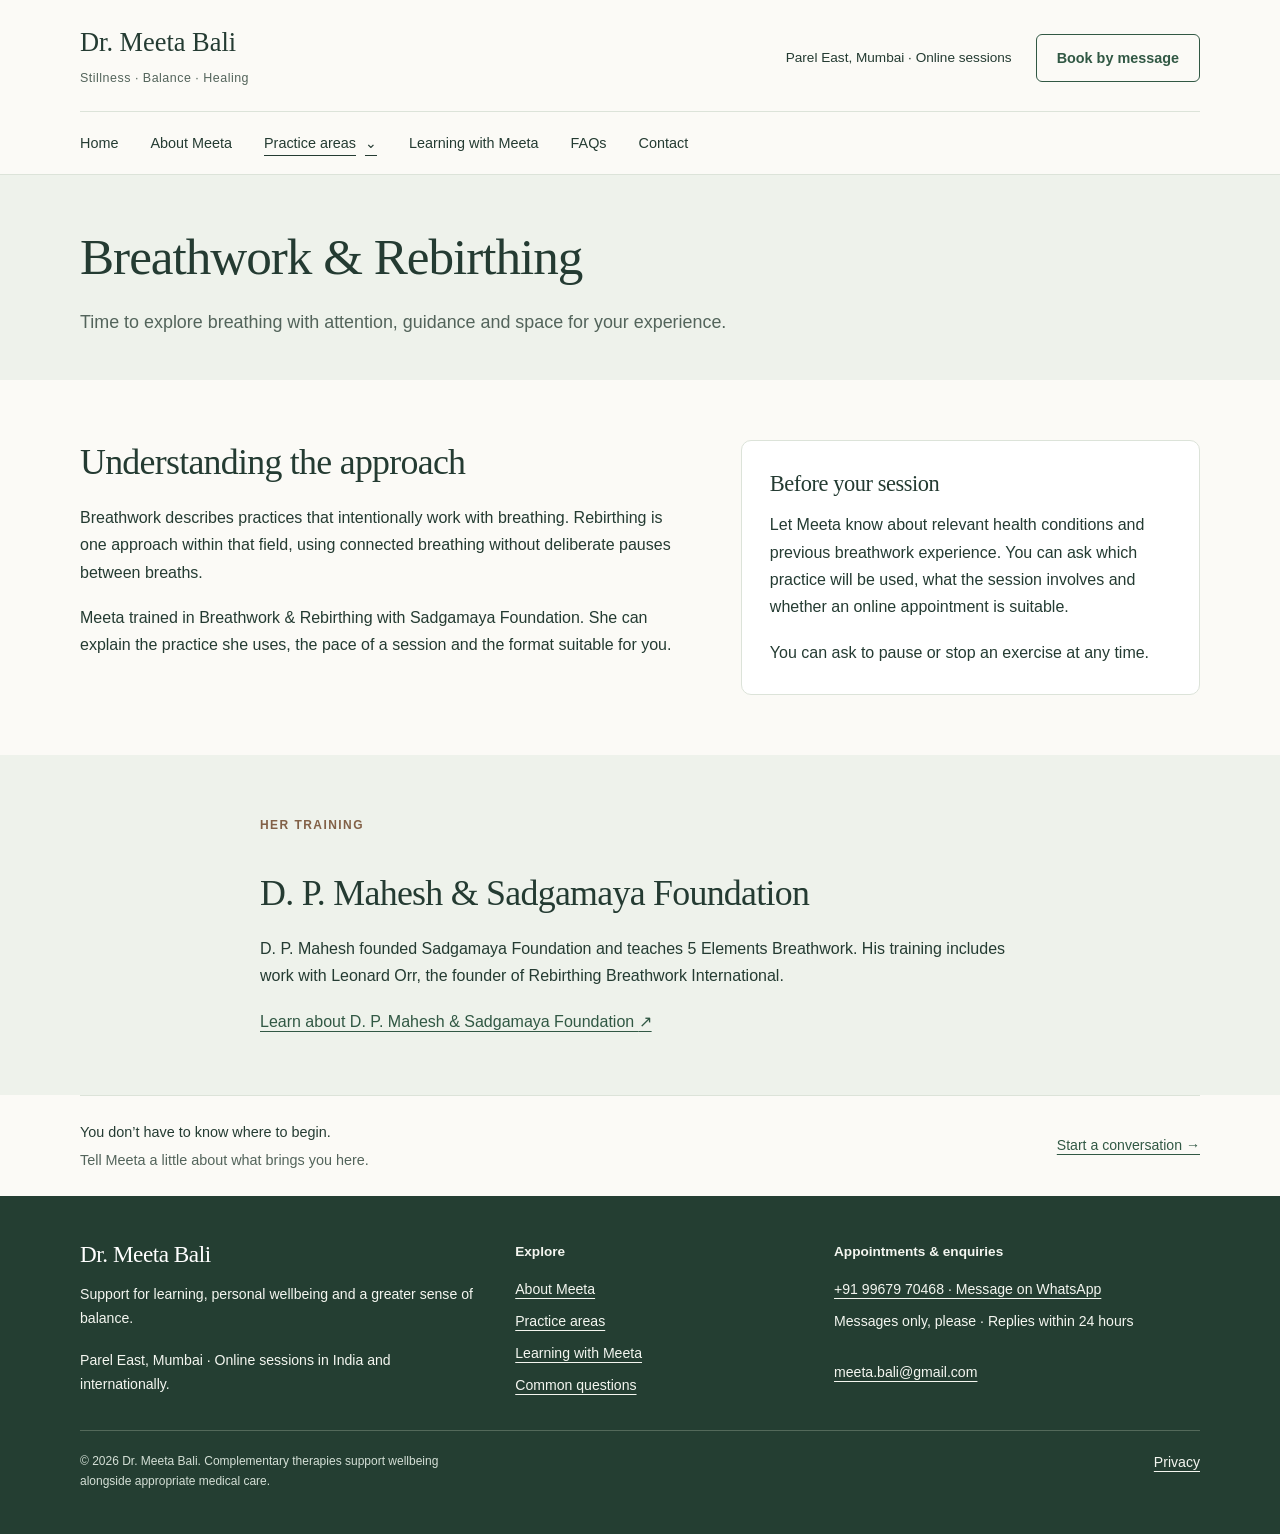
<file: breathwork.html>
<!doctype html>
<html lang="en"><head><meta charset="utf-8"><meta name="viewport" content="width=device-width,initial-scale=1"><meta name="site-revision" content="2026-11-17-final-review"><title>Breathwork &amp; Rebirthing | Dr. Meeta Bali</title><meta name="description" content="Explore Meeta’s Breathwork &amp; Rebirthing training with Sadgamaya Foundation and find out how to enquire about a session."><meta name="theme-color" content="#315844"><style>
:root{--ink:#243b32;--muted:#53645b;--green:#315844;--paper:#fbfaf6;--tint:#eef2eb;--line:#dce3d9;--white:#fff;--accent:#826147}
*{box-sizing:border-box}html{scroll-behavior:smooth}body{margin:0;color:var(--ink);background:var(--paper);font:16px/1.7 Arial,Helvetica,sans-serif}a{color:var(--green);text-underline-offset:4px}a:hover{text-decoration-thickness:2px}img{max-width:100%;display:block}button{font:inherit;cursor:pointer}a,button,summary{-webkit-tap-highlight-color:transparent}a:focus-visible,button:focus-visible,summary:focus-visible{outline:3px solid #9a5834;outline-offset:5px}[hidden]{display:none!important}.wrap{width:min(1120px,calc(100% - 64px));margin-inline:auto}.reading{max-width:760px}.center{margin-inline:auto}p{margin:0 0 1.15rem}p:last-child{margin-bottom:0}h1,h2,h3{color:var(--ink);font-family:Georgia,'Times New Roman',serif;font-weight:400;letter-spacing:-.02em;overflow-wrap:break-word}h1{font-size:clamp(2.25rem,4vw,3.5rem);line-height:1.16;margin:0 0 1.25rem}h2{font-size:clamp(1.8rem,2.8vw,2.45rem);line-height:1.23;margin:0 0 1.25rem}h3{font-size:1.4rem;line-height:1.32;margin:0 0 .8rem}.lead{font-size:1.12rem;line-height:1.75;max-width:730px}.eyebrow{font-size:.75rem;font-weight:700;letter-spacing:.12em;text-transform:uppercase;color:var(--accent);margin:0 0 1rem}.small{font-size:.88rem;color:var(--muted)}.skip-link{position:absolute;width:1px;height:1px;padding:0;margin:-1px;overflow:hidden;clip-path:inset(50%);white-space:nowrap}.skip-link:focus-visible{position:fixed;top:12px;left:12px;width:auto;height:auto;margin:0;padding:12px 18px;clip-path:none;background:#fff;z-index:1000;box-shadow:0 3px 16px #0002}header{background:var(--paper);border-bottom:1px solid var(--line)}.topbar{display:flex;justify-content:space-between;align-items:center;gap:24px;padding:26px 0 22px}.brand{text-decoration:none;color:var(--ink)}.brand-name{display:block;font:1.65rem/1.25 Georgia,serif}.brand-subtitle{display:block;margin-top:9px;font-size:.78rem;letter-spacing:.04em;color:var(--muted)}.header-meta{display:flex;gap:24px;align-items:center;font-size:.85rem}.header-meta a{text-decoration:none}.button{display:inline-flex;align-items:center;justify-content:center;gap:8px;background:var(--green);color:#fff;text-decoration:none;font:600 .9rem/1.4 Arial,sans-serif;padding:13px 20px;border:1px solid var(--green);border-radius:6px;min-height:46px}.button:hover{background:#244532;color:#fff}.button.secondary{background:transparent;color:var(--green)}.button.secondary:hover{background:var(--tint)}.navlinks{display:flex;justify-content:space-between;align-items:center;gap:12px;border-top:1px solid var(--line);padding:14px 0}.navlinks a{font-size:.83rem;line-height:1.4;text-decoration:none;padding:7px 0;color:var(--ink)}.navlinks a[aria-current=page]{text-decoration:underline;text-decoration-color:var(--green);text-decoration-thickness:2px;text-underline-offset:7px}.menu{display:none;background:transparent;border:1px solid var(--line);border-radius:5px;padding:8px 12px;color:var(--ink)}.hero{padding:64px 0;background:linear-gradient(110deg,#fbfaf6,#eef2eb)}.hero-grid{display:grid;grid-template-columns:minmax(0,1.5fr) minmax(0,1fr);gap:70px;align-items:center}.hero h1{font-size:clamp(2.6rem,4.8vw,3.9rem)}.portrait{margin:0;width:100%;max-width:350px;justify-self:end}.portrait img{width:100%;height:auto;aspect-ratio:1;object-fit:cover;border-radius:12px}.portrait figcaption{font-size:.82rem;color:var(--muted);margin-top:12px}.actions{display:flex;gap:12px;flex-wrap:wrap;margin-top:26px}.hero .small{margin-top:18px}.section{padding:60px 0}.tint{background:var(--tint)}.section-title{max-width:720px;margin-bottom:30px}.grid{display:grid;grid-template-columns:repeat(2,minmax(0,1fr));gap:24px}.grid.three{grid-template-columns:repeat(3,minmax(0,1fr))}.split{display:grid;grid-template-columns:minmax(0,1.3fr) minmax(0,1fr);gap:64px;align-items:start}.card{background:var(--white);border:1px solid var(--line);border-radius:10px;padding:28px}.service{display:flex;flex-direction:column}.service p{color:var(--muted)}.service>a:last-child{margin-top:auto;padding-top:8px;font-size:.9rem;font-weight:600}.page-title{padding:52px 0 42px;background:var(--tint)}.page-title .lead{color:var(--muted)}.article-block+.article-block{margin-top:36px}.article-block h3{margin-top:24px}.list{padding-left:22px;margin:0 0 1.1rem}.list li+li{margin-top:8px}.ref{font:700 .73rem Arial,sans-serif;vertical-align:super;white-space:nowrap;margin-left:4px;text-decoration:none}.sources{border-top:1px solid var(--line);padding-top:24px;margin-top:38px;color:var(--muted);font-size:.85rem}.sources h2{font:600 1rem/1.5 Arial,sans-serif;letter-spacing:0;margin:0 0 12px}.sources ol{padding-left:22px;margin:0}.sources li{margin-bottom:10px;scroll-margin-top:20px}.sources a{overflow-wrap:anywhere}.source-note{font-size:.85rem;color:var(--muted);border-left:3px solid #b3c3af;padding-left:18px;margin-top:24px}.quote{border-left:3px solid #b3c3af;margin:30px 0;padding:4px 0 4px 24px;font:italic 1.4rem/1.6 Georgia,serif}.cta{display:flex;justify-content:space-between;align-items:center;gap:35px;border-top:1px solid var(--line);padding:38px 0}.cta h2{font-size:1.8rem;margin-bottom:10px}.cta p{max-width:700px}.cta .button{flex-shrink:0}.faq{border-bottom:1px solid var(--line)}.faq summary{padding:20px 25px 20px 0;cursor:pointer;font-weight:600}.faq>div{padding:0 0 20px;color:var(--muted)}.video-box{aspect-ratio:16/9;background:#e5ebe0;border:1px solid var(--line);border-radius:8px;display:flex;align-items:center;justify-content:center;flex-direction:column;padding:20px;gap:14px;margin:20px 0}.video-box p{text-align:center;margin:0;font-size:.8rem;color:var(--muted)}.video-box.loaded{padding:0}.video-box iframe{width:100%;height:100%;border:0;border-radius:8px}.video-card>p{font-size:.95rem}.video-card h3{font-size:1.3rem}.qualifications{margin:0}.qualification{padding:22px 0;border-bottom:1px solid var(--line)}.qualification:first-child{padding-top:0}.qualification h3{font-size:1.25rem;margin-bottom:8px}.contact-number{display:block;font:1.7rem/1.35 Georgia,serif;margin:14px 0;white-space:nowrap}.contact-item{padding:22px 0;border-bottom:1px solid var(--line)}.contact-item:first-child{padding-top:0}.contact-item h3{font:700 .85rem/1.5 Arial,sans-serif;letter-spacing:0;margin-bottom:8px}.contact-item a{overflow-wrap:anywhere}.footer{background:#243e32;color:#f4f6f0;padding:44px 0 24px}.footer a{color:#f4f6f0}.footer-grid{display:grid;grid-template-columns:1.2fr 1fr 1.2fr;gap:36px}.footer h2{color:#fff;font-size:1.45rem;margin-bottom:14px}.footer p,.footer a{font-size:.88rem}.footer-links{display:flex;flex-direction:column;align-items:start;gap:8px}.footer-links strong{font-size:.85rem;margin-bottom:7px}.footer-bottom{border-top:1px solid #53695a;margin-top:32px;padding-top:20px;display:flex;justify-content:space-between;gap:30px;font-size:.75rem;color:#d4dfd6}.footer-bottom p{max-width:740px;font-size:.75rem}.badge-row{display:flex;flex-wrap:wrap;gap:12px;margin:22px 0}.badge{font-size:.78rem;padding:5px 10px;border:1px solid #b9cbb8;border-radius:4px}.plain-link{font-size:.9rem;font-weight:600}.rule{border:0;border-top:1px solid var(--line);margin:32px 0}section[id],article[id]{scroll-margin-top:24px}
@media(max-width:1020px){.header-meta .location{display:none}.navlinks{flex-wrap:wrap;justify-content:flex-start;gap:8px 24px}.hero-grid{gap:40px}.split{gap:35px}}
@media(max-width:760px){.wrap{width:calc(100% - 40px)}.topbar{padding:20px 0;gap:16px}.brand-name{font-size:1.4rem}.brand-subtitle{font-size:.72rem;margin-top:8px}.header-meta{display:none}.js .menu{display:block}.navlinks{gap:10px 20px;padding:16px 0}.js .navlinks{display:none}.js .navlinks.open{display:flex;flex-direction:column;align-items:stretch;gap:4px}.navlinks a{font-size:.93rem;padding:10px 0}.hero{padding:38px 0 44px}.hero-grid{grid-template-columns:1fr;gap:32px}.hero h1{font-size:2.55rem}.portrait{justify-self:start;max-width:280px}.section{padding:40px 0}.page-title{padding:38px 0 30px}.grid,.grid.three,.split,.footer-grid{grid-template-columns:1fr;gap:24px}.card{padding:24px}.lead{font-size:1.05rem}.cta{flex-direction:column;align-items:start;gap:20px;padding:30px 0}.footer-bottom{flex-direction:column;gap:14px}.footer{padding-top:35px}.sources{margin-top:28px}.quote{font-size:1.2rem}.section-title{margin-bottom:24px}}
@media(max-width:360px){.wrap{width:calc(100% - 32px)}.brand-name{font-size:1.25rem}.brand-subtitle{font-size:.65rem}.menu{padding:7px 9px}.actions{flex-direction:column;align-items:stretch}.contact-number{font-size:1.5rem}}
@media(prefers-reduced-motion:reduce){html{scroll-behavior:auto}}

/* September 24: personal introduction and quieter contact invitation */
.credential-strip{padding:25px 0;border-top:1px solid var(--line);border-bottom:1px solid var(--line)}.credentials{display:grid;grid-template-columns:1fr 1.5fr 1.5fr 1fr;gap:24px;align-items:start}.credential{font-size:.85rem;line-height:1.55}.credential strong{display:block;font-weight:600;margin-bottom:5px}.credential span{display:block;color:var(--muted);font-size:.78rem}.gentle-contact{border-top:1px solid var(--line);padding:24px 0;display:flex;justify-content:space-between;align-items:center;gap:24px}.gentle-contact p{font-size:.9rem;color:var(--muted);margin:0}.gentle-contact strong{display:block;color:var(--ink);font-weight:500;margin-bottom:3px}.gentle-contact>a{font-size:.88rem;white-space:nowrap}.hero h1{font-size:clamp(2.5rem,4.4vw,3.65rem)}.hero .lead{font-size:1rem;line-height:1.7}.about-voice p{font:400 1rem/1.7 Arial,Helvetica,sans-serif}.session-steps{counter-reset:step;list-style:none;padding:0}.session-steps li{counter-increment:step;padding:20px 0 20px 44px;position:relative;border-bottom:1px solid var(--line)}.session-steps li:before{content:counter(step,decimal-leading-zero);position:absolute;left:0;top:23px;color:var(--accent);font-size:.85rem}.session-steps h3{font-size:1.25rem}.session-steps p{margin:0}.article-block .source-note{font-size:.87rem}
@media(max-width:900px){.credentials{grid-template-columns:1fr 1fr;gap:24px}.gentle-contact{flex-direction:column;align-items:start;gap:10px}}
@media(max-width:420px){.credentials{grid-template-columns:1fr}.credential-strip{padding:22px 0}.credentials{gap:16px}.credential{padding-bottom:12px;border-bottom:1px solid var(--line)}.credential:last-child{border:0;padding:0}}

/* Shared navigation and calmer editorial hierarchy */
.navlinks{justify-content:flex-start;gap:32px}.navlinks>a,.practice-nav>summary{font-size:.9rem}.practice-nav{position:relative}.practice-nav>summary{list-style:none;cursor:pointer;padding:7px 0;line-height:1.4}.practice-nav>summary::-webkit-details-marker{display:none}.practice-nav>summary:after{content:'⌄';margin-left:9px}.practice-nav[open]>summary:after{content:'⌃'}.practice-menu{position:absolute;top:100%;left:-16px;z-index:50;width:292px;background:var(--paper);padding:14px 18px;border:1px solid var(--line);border-radius:8px;box-shadow:0 12px 24px #243b3212;display:grid;gap:4px}.practice-menu a{display:block;padding:10px 4px}.navlinks a[aria-current=page],.practice-nav.is-current>summary{text-decoration:underline;text-underline-offset:7px}.hero .hero-grid{grid-template-columns:minmax(0,1.55fr) minmax(0,1fr)}.hero .lead{font-size:1.08rem}.hero p{max-width:650px}.hero .eyebrow{letter-spacing:.07em}.hero h1{font-size:clamp(2.5rem,4.4vw,3.65rem);max-width:740px}.hero .portrait{max-width:340px}.section-intro{max-width:740px;margin-bottom:30px}.path-card{padding:34px}.path-card h3{font-size:1.8rem}.path-links{list-style:none;padding:0;margin:22px 0 0}.path-links li{border-top:1px solid var(--line);padding:13px 0}.path-links a{display:flex;justify-content:space-between;gap:16px;text-decoration:none;font-size:.95rem;font-weight:600}.path-links a:hover{text-decoration:underline}.path-links span{font-weight:400}.path-note{font-size:.88rem;color:var(--muted);margin-top:12px}.credential strong{font-size:.88rem}.credentials{grid-template-columns:repeat(4,minmax(0,1fr))}.credentials .credential span{font-size:.8rem}.short-bio{max-width:720px}.contact-strip{padding:32px;background:var(--tint);border-radius:10px}.contact-strip .contact-number{font-size:1.6rem}.page-title .eyebrow{margin-bottom:14px}.page-title h1{max-width:850px}.reading>h2:not(:first-child){margin-top:36px}.facts{display:grid;gap:0}.facts div{padding:15px 0;border-bottom:1px solid var(--line)}.facts dt{font-weight:600}.facts dd{margin:4px 0 0;color:var(--muted);font-size:.95rem}.detail-note{font-size:.9rem;color:var(--muted);margin-top:20px}.footer-grid{grid-template-columns:1.2fr .85fr 1.1fr}.footer p{max-width:400px}.footer .footer-bottom{align-items:start}.quiet-link{font-size:.9rem}.session-steps h3{font-size:1.3rem}.video-box{background:linear-gradient(135deg,#dfe8d8,#f0f3eb);min-height:170px}.video-box .button{min-width:120px}.about-voice p{font:400 1rem/1.75 Arial,Helvetica,sans-serif}.qualification .small{margin-top:8px}.qualifications{margin-top:20px}.practice-group+.practice-group{margin-top:38px}.practice-group h2{font-size:1.65rem}.service h3{font-size:1.45rem}.faq summary{line-height:1.6}.gentle-contact strong{font-weight:400}.heading-note{display:block;font:400 1rem/1.65 Arial,Helvetica,sans-serif;color:var(--muted);letter-spacing:0;margin-top:12px}.mobile-book{display:none}.section .plain-link{display:inline-block;margin-top:6px}.contact-number{white-space:normal}.bio-research{border-left:3px solid #b3c3af;padding:0 0 0 22px;margin:26px 0}.lead-line{color:var(--muted);font-size:.9rem}.button:focus-visible{outline-offset:4px}.navlinks>a{white-space:nowrap}
@media(max-width:1020px){.navlinks{gap:22px}.header-meta{gap:18px}.practice-menu{width:270px}}
@media(max-width:760px){.hero .hero-grid{grid-template-columns:1fr}.navlinks{gap:4px}.practice-nav>summary{font-size:.93rem;padding:10px 0}.practice-menu{position:static;width:100%;box-shadow:none;border:0;border-left:2px solid #bdcdb8;border-radius:0;padding:0 0 0 18px;margin:4px 0 14px}.practice-menu a{font-size:.9rem;padding:9px 0}.path-card{padding:24px}.path-card h3{font-size:1.65rem}.contact-strip{padding:24px}.credentials{grid-template-columns:1fr 1fr}.hero .portrait{max-width:280px}.mobile-book{display:block}.hero .lead{font-size:1.03rem}.section-intro{margin-bottom:24px}}
@media(max-width:420px){.credentials{grid-template-columns:1fr 1fr;gap:20px 16px}.credential{border:0;padding:0}.credential strong{font-size:.82rem}.credentials .credential span{font-size:.76rem}.hero h1{font-size:2.35rem}.path-links a{font-size:.9rem}.brand-subtitle{font-size:.68rem}.contact-strip .contact-number{font-size:1.45rem}}

.video-card .video-title{font-size:1.3rem;line-height:1.35;margin-bottom:.8rem}
</style><script type="application/ld+json">{"@context": "https://schema.org", "@type": "Person", "name": "Dr. Meeta Bali", "jobTitle": "Special Educator, Craniosacral Practitioner and NLP Coach", "telephone": "+919967970468", "email": "meeta.bali@gmail.com", "workLocation": {"@type": "Place", "name": "Meeta’s clinic", "address": {"@type": "PostalAddress", "addressLocality": "Parel East, Mumbai", "addressCountry": "IN"}}}</script></head><body><a class="skip-link" href="#main">Skip to content</a><header><div class="wrap"><div class="topbar"><a class="brand" href="index.html"><span class="brand-name">Dr. Meeta Bali</span><span class="brand-subtitle">Stillness · Balance · Healing</span></a><div class="header-meta"><span class="location">Parel East, Mumbai · Online sessions</span><a class="button secondary" href="contact.html">Book by message</a></div><button class="menu" hidden aria-controls="site-nav" aria-expanded="false">Menu</button></div><nav class="navlinks" id="site-nav" aria-label="Main navigation"><a href="index.html">Home</a><a href="about.html">About Meeta</a><details class="practice-nav is-current"><summary>Practice areas</summary><div class="practice-menu"><a href="therapies.html">All practice areas</a><a href="special-education.html">Special Education</a><a href="craniosacral.html">Craniosacral Therapy</a><a href="constellations.html">Constellation Work</a><a href="breathwork.html" aria-current="page">Breathwork &amp; Rebirthing</a><a href="nlp-coaching.html">NLP Coaching</a></div></details><a href="teaching.html">Learning with Meeta</a><a href="resources.html">FAQs</a><a href="contact.html">Contact</a></nav></div></header><main id="main" tabindex="-1"><section class="page-title"><div class="wrap"><h1>Breathwork &amp; Rebirthing</h1><p class="lead">Time to explore breathing with attention, guidance and space for your experience.</p></div></section><section class="section"><div class="wrap"><div class="split"><div><h2>Understanding the approach</h2><p>Breathwork describes practices that intentionally work with breathing. Rebirthing is one approach within that field, using connected breathing without deliberate pauses between breaths.</p><p>Meeta trained in Breathwork &amp; Rebirthing with Sadgamaya Foundation. She can explain the practice she uses, the pace of a session and the format suitable for you.</p></div><aside class="card"><h3>Before your session</h3><p>Let Meeta know about relevant health conditions and previous breathwork experience. You can ask which practice will be used, what the session involves and whether an online appointment is suitable.</p><p>You can ask to pause or stop an exercise at any time.</p></aside></div></div></section><section class="section tint"><div class="wrap"><div class="reading center"><p class="eyebrow">Her training</p><h2>D. P. Mahesh &amp; Sadgamaya Foundation</h2><p>D. P. Mahesh founded Sadgamaya Foundation and teaches 5 Elements Breathwork. His training includes work with Leonard Orr, the founder of Rebirthing Breathwork International.</p><p><a href="https://5elementsbreathwork.com/sri-mahesh/" target="_blank" rel="noopener noreferrer">Learn about D. P. Mahesh &amp; Sadgamaya Foundation <span aria-hidden="true">↗</span></a></p></div></div></section><div class="wrap"><section class="gentle-contact" aria-label="Get in touch"><p><strong>You don’t have to know where to begin.</strong>Tell Meeta a little about what brings you here.</p><a href="contact.html">Start a conversation →</a></section></div></main><footer class="footer"><div class="wrap"><div class="footer-grid"><div><h2>Dr. Meeta Bali</h2><p>Support for learning, personal wellbeing and a greater sense of balance.</p><p>Parel East, Mumbai · Online sessions in India and internationally.</p></div><div class="footer-links"><strong>Explore</strong><a href="about.html">About Meeta</a><a href="therapies.html">Practice areas</a><a href="teaching.html">Learning with Meeta</a><a href="resources.html">Common questions</a></div><div class="footer-links"><strong>Appointments &amp; enquiries</strong><a href="https://wa.me/919967970468" target="_blank" rel="noopener noreferrer">+91 99679 70468 · Message on WhatsApp</a><p>Messages only, please · Replies within 24 hours</p><a href="mailto:meeta.bali@gmail.com">meeta.bali@gmail.com</a></div></div><div class="footer-bottom"><p>© 2026 Dr. Meeta Bali. Complementary therapies support wellbeing alongside appropriate medical care.</p><a href="privacy.html">Privacy</a></div></div></footer><script>'use strict';
document.documentElement.classList.add('js');
const menu=document.querySelector('.menu'),nav=document.querySelector('.navlinks'),practice=document.querySelector('.practice-nav');
function closeNav(){if(nav)nav.classList.remove('open');if(menu){menu.setAttribute('aria-expanded','false');menu.textContent='Menu';}if(practice)practice.open=false;}
if(menu&&nav){menu.hidden=false;menu.addEventListener('click',()=>{const open=nav.classList.toggle('open');menu.setAttribute('aria-expanded',String(open));menu.textContent=open?'Close':'Menu';if(!open&&practice)practice.open=false;});nav.querySelectorAll('a').forEach(a=>a.addEventListener('click',closeNav));}
document.addEventListener('keydown',e=>{if(e.key==='Escape'){if(practice&&practice.open){practice.open=false;practice.querySelector('summary').focus();}else if(nav&&nav.classList.contains('open')){closeNav();menu.focus();}}});
document.addEventListener('click',e=>{if(practice&&!practice.contains(e.target))practice.open=false;});
document.querySelectorAll('.video-load').forEach(button=>{button.hidden=false;button.addEventListener('click',()=>{const frame=document.createElement('iframe');frame.src='https://www.youtube-nocookie.com/embed/'+button.dataset.video+'?autoplay=1';frame.title=button.dataset.title;frame.allow='autoplay; encrypted-media; picture-in-picture';frame.allowFullscreen=true;frame.referrerPolicy='strict-origin-when-cross-origin';const box=button.closest('.video-box');box.classList.add('loaded');box.replaceChildren(frame);frame.focus();});});
</script></body></html>
</file>
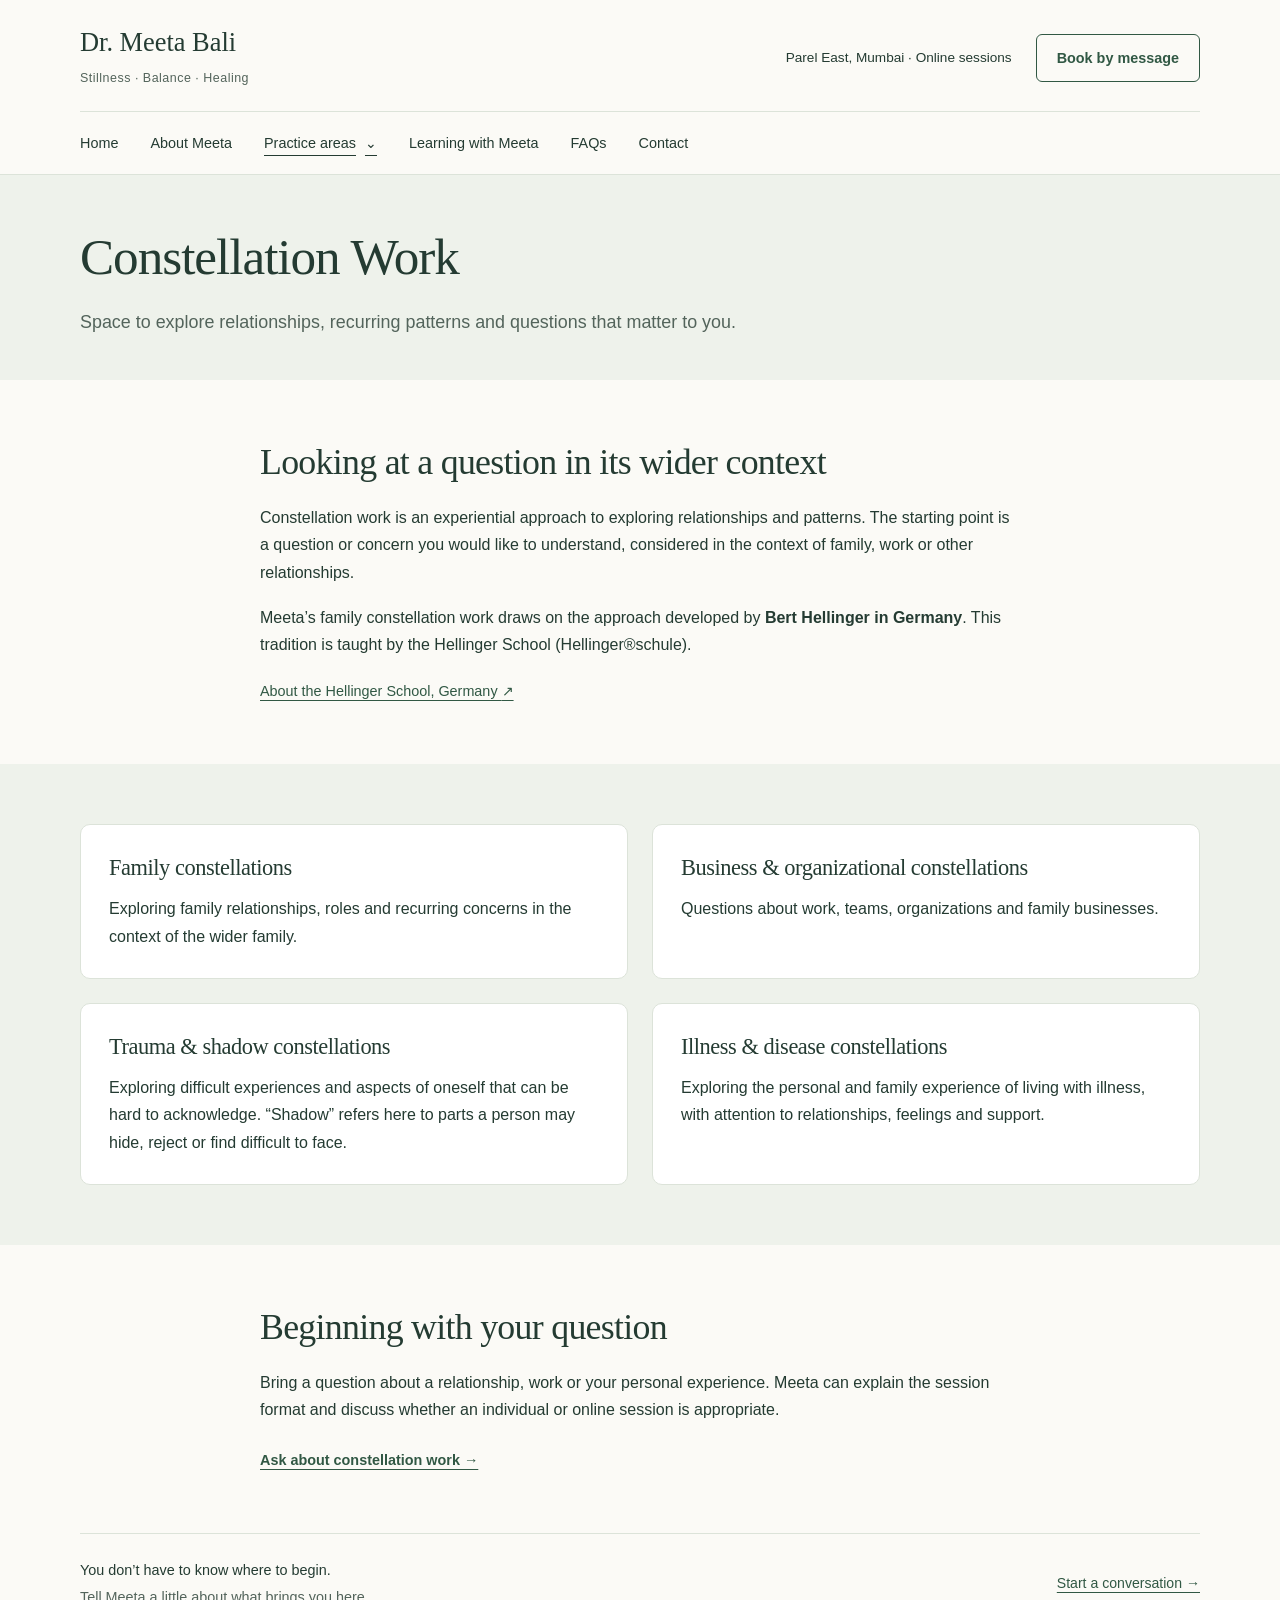
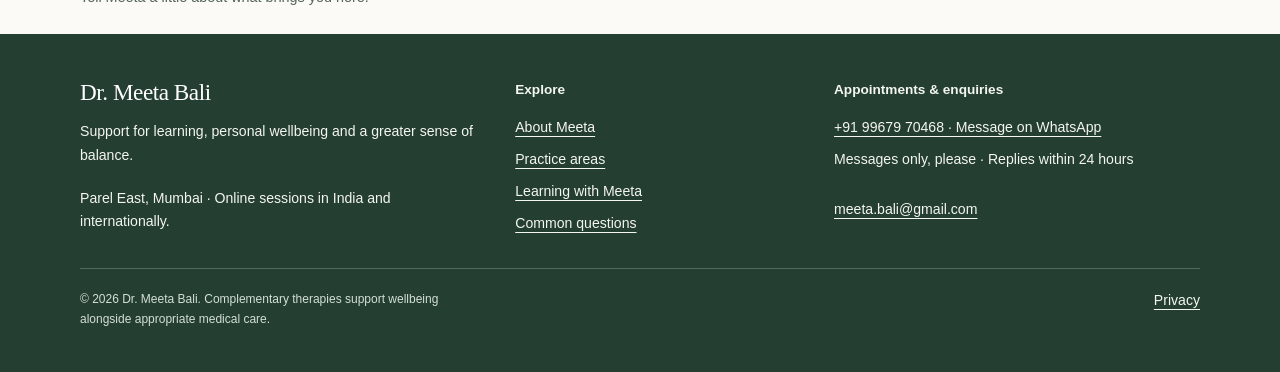
<file: constellations.html>
<!doctype html>
<html lang="en"><head><meta charset="utf-8"><meta name="viewport" content="width=device-width,initial-scale=1"><meta name="site-revision" content="2026-11-17-final-review"><title>Constellation Work | Dr. Meeta Bali</title><meta name="description" content="Family, business, organizational, trauma, shadow, and illness and disease constellation work with Dr. Meeta Bali."><meta name="theme-color" content="#315844"><style>
:root{--ink:#243b32;--muted:#53645b;--green:#315844;--paper:#fbfaf6;--tint:#eef2eb;--line:#dce3d9;--white:#fff;--accent:#826147}
*{box-sizing:border-box}html{scroll-behavior:smooth}body{margin:0;color:var(--ink);background:var(--paper);font:16px/1.7 Arial,Helvetica,sans-serif}a{color:var(--green);text-underline-offset:4px}a:hover{text-decoration-thickness:2px}img{max-width:100%;display:block}button{font:inherit;cursor:pointer}a,button,summary{-webkit-tap-highlight-color:transparent}a:focus-visible,button:focus-visible,summary:focus-visible{outline:3px solid #9a5834;outline-offset:5px}[hidden]{display:none!important}.wrap{width:min(1120px,calc(100% - 64px));margin-inline:auto}.reading{max-width:760px}.center{margin-inline:auto}p{margin:0 0 1.15rem}p:last-child{margin-bottom:0}h1,h2,h3{color:var(--ink);font-family:Georgia,'Times New Roman',serif;font-weight:400;letter-spacing:-.02em;overflow-wrap:break-word}h1{font-size:clamp(2.25rem,4vw,3.5rem);line-height:1.16;margin:0 0 1.25rem}h2{font-size:clamp(1.8rem,2.8vw,2.45rem);line-height:1.23;margin:0 0 1.25rem}h3{font-size:1.4rem;line-height:1.32;margin:0 0 .8rem}.lead{font-size:1.12rem;line-height:1.75;max-width:730px}.eyebrow{font-size:.75rem;font-weight:700;letter-spacing:.12em;text-transform:uppercase;color:var(--accent);margin:0 0 1rem}.small{font-size:.88rem;color:var(--muted)}.skip-link{position:absolute;width:1px;height:1px;padding:0;margin:-1px;overflow:hidden;clip-path:inset(50%);white-space:nowrap}.skip-link:focus-visible{position:fixed;top:12px;left:12px;width:auto;height:auto;margin:0;padding:12px 18px;clip-path:none;background:#fff;z-index:1000;box-shadow:0 3px 16px #0002}header{background:var(--paper);border-bottom:1px solid var(--line)}.topbar{display:flex;justify-content:space-between;align-items:center;gap:24px;padding:26px 0 22px}.brand{text-decoration:none;color:var(--ink)}.brand-name{display:block;font:1.65rem/1.25 Georgia,serif}.brand-subtitle{display:block;margin-top:9px;font-size:.78rem;letter-spacing:.04em;color:var(--muted)}.header-meta{display:flex;gap:24px;align-items:center;font-size:.85rem}.header-meta a{text-decoration:none}.button{display:inline-flex;align-items:center;justify-content:center;gap:8px;background:var(--green);color:#fff;text-decoration:none;font:600 .9rem/1.4 Arial,sans-serif;padding:13px 20px;border:1px solid var(--green);border-radius:6px;min-height:46px}.button:hover{background:#244532;color:#fff}.button.secondary{background:transparent;color:var(--green)}.button.secondary:hover{background:var(--tint)}.navlinks{display:flex;justify-content:space-between;align-items:center;gap:12px;border-top:1px solid var(--line);padding:14px 0}.navlinks a{font-size:.83rem;line-height:1.4;text-decoration:none;padding:7px 0;color:var(--ink)}.navlinks a[aria-current=page]{text-decoration:underline;text-decoration-color:var(--green);text-decoration-thickness:2px;text-underline-offset:7px}.menu{display:none;background:transparent;border:1px solid var(--line);border-radius:5px;padding:8px 12px;color:var(--ink)}.hero{padding:64px 0;background:linear-gradient(110deg,#fbfaf6,#eef2eb)}.hero-grid{display:grid;grid-template-columns:minmax(0,1.5fr) minmax(0,1fr);gap:70px;align-items:center}.hero h1{font-size:clamp(2.6rem,4.8vw,3.9rem)}.portrait{margin:0;width:100%;max-width:350px;justify-self:end}.portrait img{width:100%;height:auto;aspect-ratio:1;object-fit:cover;border-radius:12px}.portrait figcaption{font-size:.82rem;color:var(--muted);margin-top:12px}.actions{display:flex;gap:12px;flex-wrap:wrap;margin-top:26px}.hero .small{margin-top:18px}.section{padding:60px 0}.tint{background:var(--tint)}.section-title{max-width:720px;margin-bottom:30px}.grid{display:grid;grid-template-columns:repeat(2,minmax(0,1fr));gap:24px}.grid.three{grid-template-columns:repeat(3,minmax(0,1fr))}.split{display:grid;grid-template-columns:minmax(0,1.3fr) minmax(0,1fr);gap:64px;align-items:start}.card{background:var(--white);border:1px solid var(--line);border-radius:10px;padding:28px}.service{display:flex;flex-direction:column}.service p{color:var(--muted)}.service>a:last-child{margin-top:auto;padding-top:8px;font-size:.9rem;font-weight:600}.page-title{padding:52px 0 42px;background:var(--tint)}.page-title .lead{color:var(--muted)}.article-block+.article-block{margin-top:36px}.article-block h3{margin-top:24px}.list{padding-left:22px;margin:0 0 1.1rem}.list li+li{margin-top:8px}.ref{font:700 .73rem Arial,sans-serif;vertical-align:super;white-space:nowrap;margin-left:4px;text-decoration:none}.sources{border-top:1px solid var(--line);padding-top:24px;margin-top:38px;color:var(--muted);font-size:.85rem}.sources h2{font:600 1rem/1.5 Arial,sans-serif;letter-spacing:0;margin:0 0 12px}.sources ol{padding-left:22px;margin:0}.sources li{margin-bottom:10px;scroll-margin-top:20px}.sources a{overflow-wrap:anywhere}.source-note{font-size:.85rem;color:var(--muted);border-left:3px solid #b3c3af;padding-left:18px;margin-top:24px}.quote{border-left:3px solid #b3c3af;margin:30px 0;padding:4px 0 4px 24px;font:italic 1.4rem/1.6 Georgia,serif}.cta{display:flex;justify-content:space-between;align-items:center;gap:35px;border-top:1px solid var(--line);padding:38px 0}.cta h2{font-size:1.8rem;margin-bottom:10px}.cta p{max-width:700px}.cta .button{flex-shrink:0}.faq{border-bottom:1px solid var(--line)}.faq summary{padding:20px 25px 20px 0;cursor:pointer;font-weight:600}.faq>div{padding:0 0 20px;color:var(--muted)}.video-box{aspect-ratio:16/9;background:#e5ebe0;border:1px solid var(--line);border-radius:8px;display:flex;align-items:center;justify-content:center;flex-direction:column;padding:20px;gap:14px;margin:20px 0}.video-box p{text-align:center;margin:0;font-size:.8rem;color:var(--muted)}.video-box.loaded{padding:0}.video-box iframe{width:100%;height:100%;border:0;border-radius:8px}.video-card>p{font-size:.95rem}.video-card h3{font-size:1.3rem}.qualifications{margin:0}.qualification{padding:22px 0;border-bottom:1px solid var(--line)}.qualification:first-child{padding-top:0}.qualification h3{font-size:1.25rem;margin-bottom:8px}.contact-number{display:block;font:1.7rem/1.35 Georgia,serif;margin:14px 0;white-space:nowrap}.contact-item{padding:22px 0;border-bottom:1px solid var(--line)}.contact-item:first-child{padding-top:0}.contact-item h3{font:700 .85rem/1.5 Arial,sans-serif;letter-spacing:0;margin-bottom:8px}.contact-item a{overflow-wrap:anywhere}.footer{background:#243e32;color:#f4f6f0;padding:44px 0 24px}.footer a{color:#f4f6f0}.footer-grid{display:grid;grid-template-columns:1.2fr 1fr 1.2fr;gap:36px}.footer h2{color:#fff;font-size:1.45rem;margin-bottom:14px}.footer p,.footer a{font-size:.88rem}.footer-links{display:flex;flex-direction:column;align-items:start;gap:8px}.footer-links strong{font-size:.85rem;margin-bottom:7px}.footer-bottom{border-top:1px solid #53695a;margin-top:32px;padding-top:20px;display:flex;justify-content:space-between;gap:30px;font-size:.75rem;color:#d4dfd6}.footer-bottom p{max-width:740px;font-size:.75rem}.badge-row{display:flex;flex-wrap:wrap;gap:12px;margin:22px 0}.badge{font-size:.78rem;padding:5px 10px;border:1px solid #b9cbb8;border-radius:4px}.plain-link{font-size:.9rem;font-weight:600}.rule{border:0;border-top:1px solid var(--line);margin:32px 0}section[id],article[id]{scroll-margin-top:24px}
@media(max-width:1020px){.header-meta .location{display:none}.navlinks{flex-wrap:wrap;justify-content:flex-start;gap:8px 24px}.hero-grid{gap:40px}.split{gap:35px}}
@media(max-width:760px){.wrap{width:calc(100% - 40px)}.topbar{padding:20px 0;gap:16px}.brand-name{font-size:1.4rem}.brand-subtitle{font-size:.72rem;margin-top:8px}.header-meta{display:none}.js .menu{display:block}.navlinks{gap:10px 20px;padding:16px 0}.js .navlinks{display:none}.js .navlinks.open{display:flex;flex-direction:column;align-items:stretch;gap:4px}.navlinks a{font-size:.93rem;padding:10px 0}.hero{padding:38px 0 44px}.hero-grid{grid-template-columns:1fr;gap:32px}.hero h1{font-size:2.55rem}.portrait{justify-self:start;max-width:280px}.section{padding:40px 0}.page-title{padding:38px 0 30px}.grid,.grid.three,.split,.footer-grid{grid-template-columns:1fr;gap:24px}.card{padding:24px}.lead{font-size:1.05rem}.cta{flex-direction:column;align-items:start;gap:20px;padding:30px 0}.footer-bottom{flex-direction:column;gap:14px}.footer{padding-top:35px}.sources{margin-top:28px}.quote{font-size:1.2rem}.section-title{margin-bottom:24px}}
@media(max-width:360px){.wrap{width:calc(100% - 32px)}.brand-name{font-size:1.25rem}.brand-subtitle{font-size:.65rem}.menu{padding:7px 9px}.actions{flex-direction:column;align-items:stretch}.contact-number{font-size:1.5rem}}
@media(prefers-reduced-motion:reduce){html{scroll-behavior:auto}}

/* September 24: personal introduction and quieter contact invitation */
.credential-strip{padding:25px 0;border-top:1px solid var(--line);border-bottom:1px solid var(--line)}.credentials{display:grid;grid-template-columns:1fr 1.5fr 1.5fr 1fr;gap:24px;align-items:start}.credential{font-size:.85rem;line-height:1.55}.credential strong{display:block;font-weight:600;margin-bottom:5px}.credential span{display:block;color:var(--muted);font-size:.78rem}.gentle-contact{border-top:1px solid var(--line);padding:24px 0;display:flex;justify-content:space-between;align-items:center;gap:24px}.gentle-contact p{font-size:.9rem;color:var(--muted);margin:0}.gentle-contact strong{display:block;color:var(--ink);font-weight:500;margin-bottom:3px}.gentle-contact>a{font-size:.88rem;white-space:nowrap}.hero h1{font-size:clamp(2.5rem,4.4vw,3.65rem)}.hero .lead{font-size:1rem;line-height:1.7}.about-voice p{font:400 1rem/1.7 Arial,Helvetica,sans-serif}.session-steps{counter-reset:step;list-style:none;padding:0}.session-steps li{counter-increment:step;padding:20px 0 20px 44px;position:relative;border-bottom:1px solid var(--line)}.session-steps li:before{content:counter(step,decimal-leading-zero);position:absolute;left:0;top:23px;color:var(--accent);font-size:.85rem}.session-steps h3{font-size:1.25rem}.session-steps p{margin:0}.article-block .source-note{font-size:.87rem}
@media(max-width:900px){.credentials{grid-template-columns:1fr 1fr;gap:24px}.gentle-contact{flex-direction:column;align-items:start;gap:10px}}
@media(max-width:420px){.credentials{grid-template-columns:1fr}.credential-strip{padding:22px 0}.credentials{gap:16px}.credential{padding-bottom:12px;border-bottom:1px solid var(--line)}.credential:last-child{border:0;padding:0}}

/* Shared navigation and calmer editorial hierarchy */
.navlinks{justify-content:flex-start;gap:32px}.navlinks>a,.practice-nav>summary{font-size:.9rem}.practice-nav{position:relative}.practice-nav>summary{list-style:none;cursor:pointer;padding:7px 0;line-height:1.4}.practice-nav>summary::-webkit-details-marker{display:none}.practice-nav>summary:after{content:'⌄';margin-left:9px}.practice-nav[open]>summary:after{content:'⌃'}.practice-menu{position:absolute;top:100%;left:-16px;z-index:50;width:292px;background:var(--paper);padding:14px 18px;border:1px solid var(--line);border-radius:8px;box-shadow:0 12px 24px #243b3212;display:grid;gap:4px}.practice-menu a{display:block;padding:10px 4px}.navlinks a[aria-current=page],.practice-nav.is-current>summary{text-decoration:underline;text-underline-offset:7px}.hero .hero-grid{grid-template-columns:minmax(0,1.55fr) minmax(0,1fr)}.hero .lead{font-size:1.08rem}.hero p{max-width:650px}.hero .eyebrow{letter-spacing:.07em}.hero h1{font-size:clamp(2.5rem,4.4vw,3.65rem);max-width:740px}.hero .portrait{max-width:340px}.section-intro{max-width:740px;margin-bottom:30px}.path-card{padding:34px}.path-card h3{font-size:1.8rem}.path-links{list-style:none;padding:0;margin:22px 0 0}.path-links li{border-top:1px solid var(--line);padding:13px 0}.path-links a{display:flex;justify-content:space-between;gap:16px;text-decoration:none;font-size:.95rem;font-weight:600}.path-links a:hover{text-decoration:underline}.path-links span{font-weight:400}.path-note{font-size:.88rem;color:var(--muted);margin-top:12px}.credential strong{font-size:.88rem}.credentials{grid-template-columns:repeat(4,minmax(0,1fr))}.credentials .credential span{font-size:.8rem}.short-bio{max-width:720px}.contact-strip{padding:32px;background:var(--tint);border-radius:10px}.contact-strip .contact-number{font-size:1.6rem}.page-title .eyebrow{margin-bottom:14px}.page-title h1{max-width:850px}.reading>h2:not(:first-child){margin-top:36px}.facts{display:grid;gap:0}.facts div{padding:15px 0;border-bottom:1px solid var(--line)}.facts dt{font-weight:600}.facts dd{margin:4px 0 0;color:var(--muted);font-size:.95rem}.detail-note{font-size:.9rem;color:var(--muted);margin-top:20px}.footer-grid{grid-template-columns:1.2fr .85fr 1.1fr}.footer p{max-width:400px}.footer .footer-bottom{align-items:start}.quiet-link{font-size:.9rem}.session-steps h3{font-size:1.3rem}.video-box{background:linear-gradient(135deg,#dfe8d8,#f0f3eb);min-height:170px}.video-box .button{min-width:120px}.about-voice p{font:400 1rem/1.75 Arial,Helvetica,sans-serif}.qualification .small{margin-top:8px}.qualifications{margin-top:20px}.practice-group+.practice-group{margin-top:38px}.practice-group h2{font-size:1.65rem}.service h3{font-size:1.45rem}.faq summary{line-height:1.6}.gentle-contact strong{font-weight:400}.heading-note{display:block;font:400 1rem/1.65 Arial,Helvetica,sans-serif;color:var(--muted);letter-spacing:0;margin-top:12px}.mobile-book{display:none}.section .plain-link{display:inline-block;margin-top:6px}.contact-number{white-space:normal}.bio-research{border-left:3px solid #b3c3af;padding:0 0 0 22px;margin:26px 0}.lead-line{color:var(--muted);font-size:.9rem}.button:focus-visible{outline-offset:4px}.navlinks>a{white-space:nowrap}
@media(max-width:1020px){.navlinks{gap:22px}.header-meta{gap:18px}.practice-menu{width:270px}}
@media(max-width:760px){.hero .hero-grid{grid-template-columns:1fr}.navlinks{gap:4px}.practice-nav>summary{font-size:.93rem;padding:10px 0}.practice-menu{position:static;width:100%;box-shadow:none;border:0;border-left:2px solid #bdcdb8;border-radius:0;padding:0 0 0 18px;margin:4px 0 14px}.practice-menu a{font-size:.9rem;padding:9px 0}.path-card{padding:24px}.path-card h3{font-size:1.65rem}.contact-strip{padding:24px}.credentials{grid-template-columns:1fr 1fr}.hero .portrait{max-width:280px}.mobile-book{display:block}.hero .lead{font-size:1.03rem}.section-intro{margin-bottom:24px}}
@media(max-width:420px){.credentials{grid-template-columns:1fr 1fr;gap:20px 16px}.credential{border:0;padding:0}.credential strong{font-size:.82rem}.credentials .credential span{font-size:.76rem}.hero h1{font-size:2.35rem}.path-links a{font-size:.9rem}.brand-subtitle{font-size:.68rem}.contact-strip .contact-number{font-size:1.45rem}}

.video-card .video-title{font-size:1.3rem;line-height:1.35;margin-bottom:.8rem}
</style><script type="application/ld+json">{"@context": "https://schema.org", "@type": "Person", "name": "Dr. Meeta Bali", "jobTitle": "Special Educator, Craniosacral Practitioner and NLP Coach", "telephone": "+919967970468", "email": "meeta.bali@gmail.com", "workLocation": {"@type": "Place", "name": "Meeta’s clinic", "address": {"@type": "PostalAddress", "addressLocality": "Parel East, Mumbai", "addressCountry": "IN"}}}</script></head><body><a class="skip-link" href="#main">Skip to content</a><header><div class="wrap"><div class="topbar"><a class="brand" href="index.html"><span class="brand-name">Dr. Meeta Bali</span><span class="brand-subtitle">Stillness · Balance · Healing</span></a><div class="header-meta"><span class="location">Parel East, Mumbai · Online sessions</span><a class="button secondary" href="contact.html">Book by message</a></div><button class="menu" hidden aria-controls="site-nav" aria-expanded="false">Menu</button></div><nav class="navlinks" id="site-nav" aria-label="Main navigation"><a href="index.html">Home</a><a href="about.html">About Meeta</a><details class="practice-nav is-current"><summary>Practice areas</summary><div class="practice-menu"><a href="therapies.html">All practice areas</a><a href="special-education.html">Special Education</a><a href="craniosacral.html">Craniosacral Therapy</a><a href="constellations.html" aria-current="page">Constellation Work</a><a href="breathwork.html">Breathwork &amp; Rebirthing</a><a href="nlp-coaching.html">NLP Coaching</a></div></details><a href="teaching.html">Learning with Meeta</a><a href="resources.html">FAQs</a><a href="contact.html">Contact</a></nav></div></header><main id="main" tabindex="-1"><section class="page-title"><div class="wrap"><h1>Constellation Work</h1><p class="lead">Space to explore relationships, recurring patterns and questions that matter to you.</p></div></section><section class="section"><div class="wrap"><div class="reading center"><h2>Looking at a question in its wider context</h2><p>Constellation work is an experiential approach to exploring relationships and patterns. The starting point is a question or concern you would like to understand, considered in the context of family, work or other relationships.</p><p>Meeta’s family constellation work draws on the approach developed by <strong>Bert Hellinger in Germany</strong>. This tradition is taught by the Hellinger School (Hellinger®schule).</p><p><a class="quiet-link" href="https://www.hellinger.com/en/hellinger-schule/" target="_blank" rel="noopener noreferrer">About the Hellinger School, Germany <span aria-hidden="true">↗</span></a></p></div></div></section><section class="section tint"><div class="wrap"><div class="grid"><article class="card"><h3>Family constellations</h3><p>Exploring family relationships, roles and recurring concerns in the context of the wider family.</p></article><article class="card"><h3>Business &amp; organizational constellations</h3><p>Questions about work, teams, organizations and family businesses.</p></article><article class="card"><h3>Trauma &amp; shadow constellations</h3><p>Exploring difficult experiences and aspects of oneself that can be hard to acknowledge. “Shadow” refers here to parts a person may hide, reject or find difficult to face.</p></article><article class="card"><h3>Illness &amp; disease constellations</h3><p>Exploring the personal and family experience of living with illness, with attention to relationships, feelings and support.</p></article></div></div></section><section class="section"><div class="wrap"><div class="reading center"><h2>Beginning with your question</h2><p>Bring a question about a relationship, work or your personal experience. Meeta can explain the session format and discuss whether an individual or online session is appropriate.</p><a class="plain-link" href="contact.html">Ask about constellation work →</a></div></div></section><div class="wrap"><section class="gentle-contact" aria-label="Get in touch"><p><strong>You don’t have to know where to begin.</strong>Tell Meeta a little about what brings you here.</p><a href="contact.html">Start a conversation →</a></section></div></main><footer class="footer"><div class="wrap"><div class="footer-grid"><div><h2>Dr. Meeta Bali</h2><p>Support for learning, personal wellbeing and a greater sense of balance.</p><p>Parel East, Mumbai · Online sessions in India and internationally.</p></div><div class="footer-links"><strong>Explore</strong><a href="about.html">About Meeta</a><a href="therapies.html">Practice areas</a><a href="teaching.html">Learning with Meeta</a><a href="resources.html">Common questions</a></div><div class="footer-links"><strong>Appointments &amp; enquiries</strong><a href="https://wa.me/919967970468" target="_blank" rel="noopener noreferrer">+91 99679 70468 · Message on WhatsApp</a><p>Messages only, please · Replies within 24 hours</p><a href="mailto:meeta.bali@gmail.com">meeta.bali@gmail.com</a></div></div><div class="footer-bottom"><p>© 2026 Dr. Meeta Bali. Complementary therapies support wellbeing alongside appropriate medical care.</p><a href="privacy.html">Privacy</a></div></div></footer><script>'use strict';
document.documentElement.classList.add('js');
const menu=document.querySelector('.menu'),nav=document.querySelector('.navlinks'),practice=document.querySelector('.practice-nav');
function closeNav(){if(nav)nav.classList.remove('open');if(menu){menu.setAttribute('aria-expanded','false');menu.textContent='Menu';}if(practice)practice.open=false;}
if(menu&&nav){menu.hidden=false;menu.addEventListener('click',()=>{const open=nav.classList.toggle('open');menu.setAttribute('aria-expanded',String(open));menu.textContent=open?'Close':'Menu';if(!open&&practice)practice.open=false;});nav.querySelectorAll('a').forEach(a=>a.addEventListener('click',closeNav));}
document.addEventListener('keydown',e=>{if(e.key==='Escape'){if(practice&&practice.open){practice.open=false;practice.querySelector('summary').focus();}else if(nav&&nav.classList.contains('open')){closeNav();menu.focus();}}});
document.addEventListener('click',e=>{if(practice&&!practice.contains(e.target))practice.open=false;});
document.querySelectorAll('.video-load').forEach(button=>{button.hidden=false;button.addEventListener('click',()=>{const frame=document.createElement('iframe');frame.src='https://www.youtube-nocookie.com/embed/'+button.dataset.video+'?autoplay=1';frame.title=button.dataset.title;frame.allow='autoplay; encrypted-media; picture-in-picture';frame.allowFullscreen=true;frame.referrerPolicy='strict-origin-when-cross-origin';const box=button.closest('.video-box');box.classList.add('loaded');box.replaceChildren(frame);frame.focus();});});
</script></body></html>
</file>
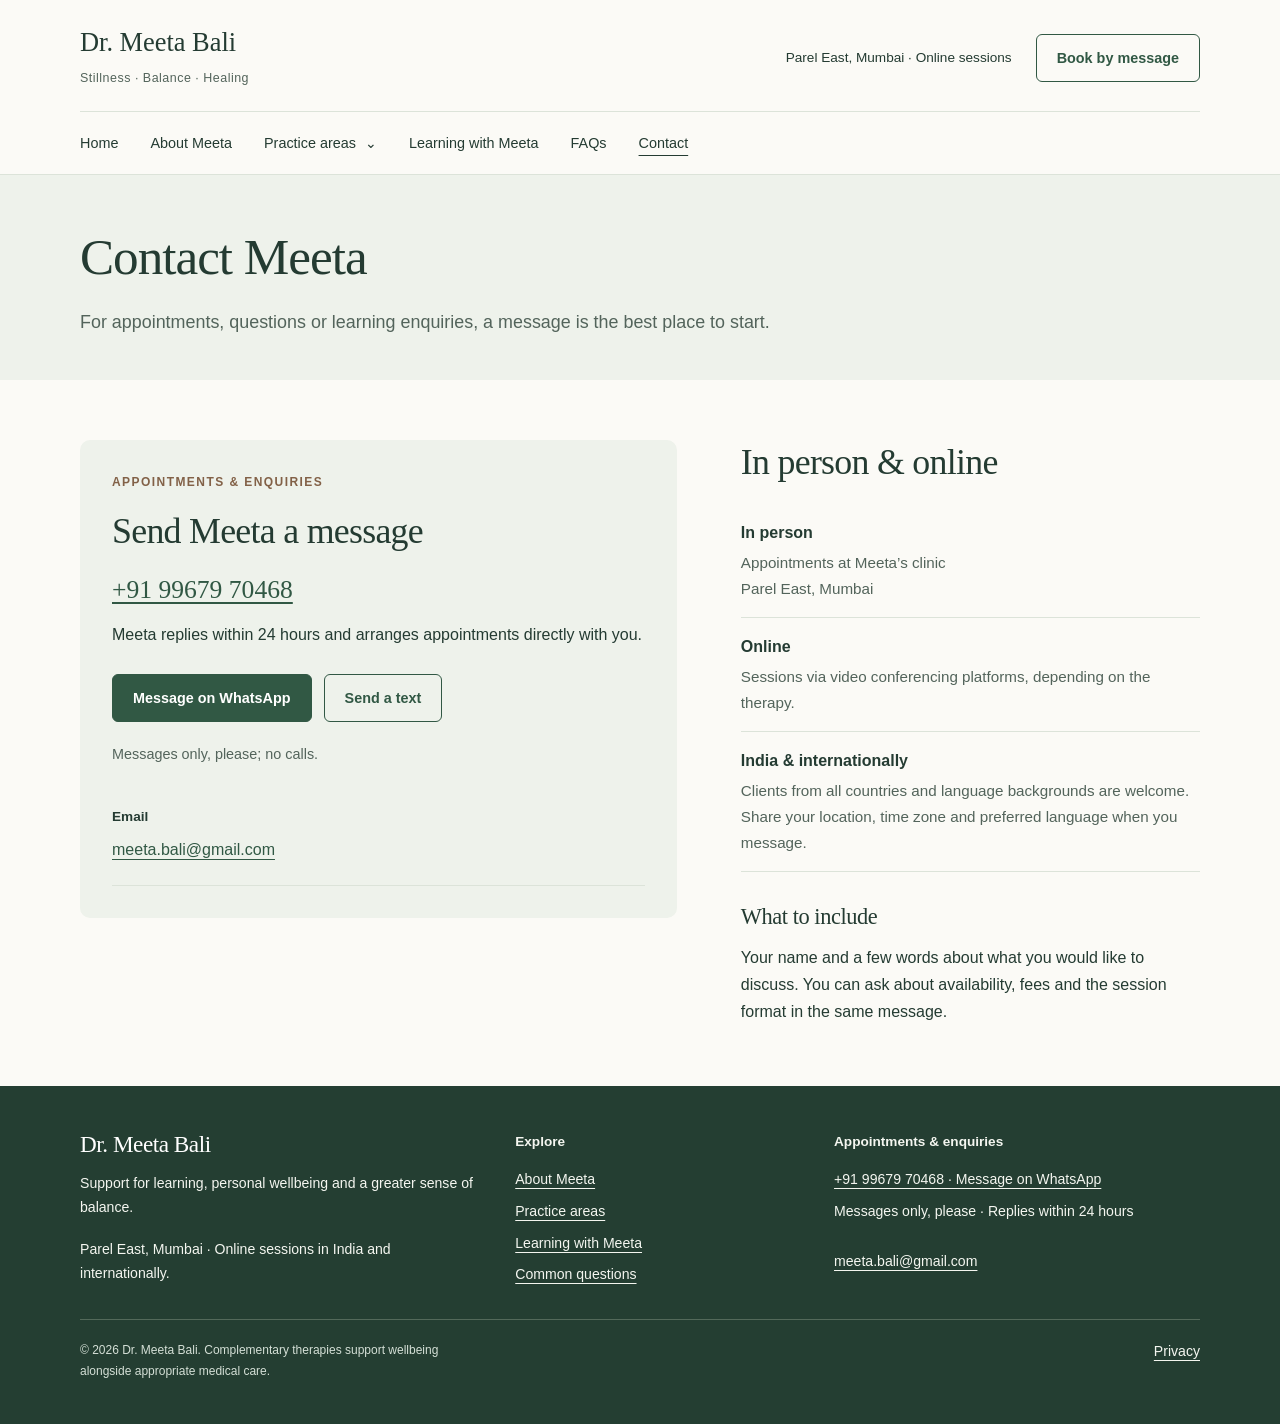
<file: contact.html>
<!doctype html>
<html lang="en"><head><meta charset="utf-8"><meta name="viewport" content="width=device-width,initial-scale=1"><meta name="site-revision" content="2026-11-17-final-review"><title>Contact &amp; Appointments | Dr. Meeta Bali</title><meta name="description" content="Book by message: +91 99679 70468. Sessions at Meeta’s clinic in Parel East, Mumbai, and online, depending on the therapy. Replies within 24 hours."><meta name="theme-color" content="#315844"><style>
:root{--ink:#243b32;--muted:#53645b;--green:#315844;--paper:#fbfaf6;--tint:#eef2eb;--line:#dce3d9;--white:#fff;--accent:#826147}
*{box-sizing:border-box}html{scroll-behavior:smooth}body{margin:0;color:var(--ink);background:var(--paper);font:16px/1.7 Arial,Helvetica,sans-serif}a{color:var(--green);text-underline-offset:4px}a:hover{text-decoration-thickness:2px}img{max-width:100%;display:block}button{font:inherit;cursor:pointer}a,button,summary{-webkit-tap-highlight-color:transparent}a:focus-visible,button:focus-visible,summary:focus-visible{outline:3px solid #9a5834;outline-offset:5px}[hidden]{display:none!important}.wrap{width:min(1120px,calc(100% - 64px));margin-inline:auto}.reading{max-width:760px}.center{margin-inline:auto}p{margin:0 0 1.15rem}p:last-child{margin-bottom:0}h1,h2,h3{color:var(--ink);font-family:Georgia,'Times New Roman',serif;font-weight:400;letter-spacing:-.02em;overflow-wrap:break-word}h1{font-size:clamp(2.25rem,4vw,3.5rem);line-height:1.16;margin:0 0 1.25rem}h2{font-size:clamp(1.8rem,2.8vw,2.45rem);line-height:1.23;margin:0 0 1.25rem}h3{font-size:1.4rem;line-height:1.32;margin:0 0 .8rem}.lead{font-size:1.12rem;line-height:1.75;max-width:730px}.eyebrow{font-size:.75rem;font-weight:700;letter-spacing:.12em;text-transform:uppercase;color:var(--accent);margin:0 0 1rem}.small{font-size:.88rem;color:var(--muted)}.skip-link{position:absolute;width:1px;height:1px;padding:0;margin:-1px;overflow:hidden;clip-path:inset(50%);white-space:nowrap}.skip-link:focus-visible{position:fixed;top:12px;left:12px;width:auto;height:auto;margin:0;padding:12px 18px;clip-path:none;background:#fff;z-index:1000;box-shadow:0 3px 16px #0002}header{background:var(--paper);border-bottom:1px solid var(--line)}.topbar{display:flex;justify-content:space-between;align-items:center;gap:24px;padding:26px 0 22px}.brand{text-decoration:none;color:var(--ink)}.brand-name{display:block;font:1.65rem/1.25 Georgia,serif}.brand-subtitle{display:block;margin-top:9px;font-size:.78rem;letter-spacing:.04em;color:var(--muted)}.header-meta{display:flex;gap:24px;align-items:center;font-size:.85rem}.header-meta a{text-decoration:none}.button{display:inline-flex;align-items:center;justify-content:center;gap:8px;background:var(--green);color:#fff;text-decoration:none;font:600 .9rem/1.4 Arial,sans-serif;padding:13px 20px;border:1px solid var(--green);border-radius:6px;min-height:46px}.button:hover{background:#244532;color:#fff}.button.secondary{background:transparent;color:var(--green)}.button.secondary:hover{background:var(--tint)}.navlinks{display:flex;justify-content:space-between;align-items:center;gap:12px;border-top:1px solid var(--line);padding:14px 0}.navlinks a{font-size:.83rem;line-height:1.4;text-decoration:none;padding:7px 0;color:var(--ink)}.navlinks a[aria-current=page]{text-decoration:underline;text-decoration-color:var(--green);text-decoration-thickness:2px;text-underline-offset:7px}.menu{display:none;background:transparent;border:1px solid var(--line);border-radius:5px;padding:8px 12px;color:var(--ink)}.hero{padding:64px 0;background:linear-gradient(110deg,#fbfaf6,#eef2eb)}.hero-grid{display:grid;grid-template-columns:minmax(0,1.5fr) minmax(0,1fr);gap:70px;align-items:center}.hero h1{font-size:clamp(2.6rem,4.8vw,3.9rem)}.portrait{margin:0;width:100%;max-width:350px;justify-self:end}.portrait img{width:100%;height:auto;aspect-ratio:1;object-fit:cover;border-radius:12px}.portrait figcaption{font-size:.82rem;color:var(--muted);margin-top:12px}.actions{display:flex;gap:12px;flex-wrap:wrap;margin-top:26px}.hero .small{margin-top:18px}.section{padding:60px 0}.tint{background:var(--tint)}.section-title{max-width:720px;margin-bottom:30px}.grid{display:grid;grid-template-columns:repeat(2,minmax(0,1fr));gap:24px}.grid.three{grid-template-columns:repeat(3,minmax(0,1fr))}.split{display:grid;grid-template-columns:minmax(0,1.3fr) minmax(0,1fr);gap:64px;align-items:start}.card{background:var(--white);border:1px solid var(--line);border-radius:10px;padding:28px}.service{display:flex;flex-direction:column}.service p{color:var(--muted)}.service>a:last-child{margin-top:auto;padding-top:8px;font-size:.9rem;font-weight:600}.page-title{padding:52px 0 42px;background:var(--tint)}.page-title .lead{color:var(--muted)}.article-block+.article-block{margin-top:36px}.article-block h3{margin-top:24px}.list{padding-left:22px;margin:0 0 1.1rem}.list li+li{margin-top:8px}.ref{font:700 .73rem Arial,sans-serif;vertical-align:super;white-space:nowrap;margin-left:4px;text-decoration:none}.sources{border-top:1px solid var(--line);padding-top:24px;margin-top:38px;color:var(--muted);font-size:.85rem}.sources h2{font:600 1rem/1.5 Arial,sans-serif;letter-spacing:0;margin:0 0 12px}.sources ol{padding-left:22px;margin:0}.sources li{margin-bottom:10px;scroll-margin-top:20px}.sources a{overflow-wrap:anywhere}.source-note{font-size:.85rem;color:var(--muted);border-left:3px solid #b3c3af;padding-left:18px;margin-top:24px}.quote{border-left:3px solid #b3c3af;margin:30px 0;padding:4px 0 4px 24px;font:italic 1.4rem/1.6 Georgia,serif}.cta{display:flex;justify-content:space-between;align-items:center;gap:35px;border-top:1px solid var(--line);padding:38px 0}.cta h2{font-size:1.8rem;margin-bottom:10px}.cta p{max-width:700px}.cta .button{flex-shrink:0}.faq{border-bottom:1px solid var(--line)}.faq summary{padding:20px 25px 20px 0;cursor:pointer;font-weight:600}.faq>div{padding:0 0 20px;color:var(--muted)}.video-box{aspect-ratio:16/9;background:#e5ebe0;border:1px solid var(--line);border-radius:8px;display:flex;align-items:center;justify-content:center;flex-direction:column;padding:20px;gap:14px;margin:20px 0}.video-box p{text-align:center;margin:0;font-size:.8rem;color:var(--muted)}.video-box.loaded{padding:0}.video-box iframe{width:100%;height:100%;border:0;border-radius:8px}.video-card>p{font-size:.95rem}.video-card h3{font-size:1.3rem}.qualifications{margin:0}.qualification{padding:22px 0;border-bottom:1px solid var(--line)}.qualification:first-child{padding-top:0}.qualification h3{font-size:1.25rem;margin-bottom:8px}.contact-number{display:block;font:1.7rem/1.35 Georgia,serif;margin:14px 0;white-space:nowrap}.contact-item{padding:22px 0;border-bottom:1px solid var(--line)}.contact-item:first-child{padding-top:0}.contact-item h3{font:700 .85rem/1.5 Arial,sans-serif;letter-spacing:0;margin-bottom:8px}.contact-item a{overflow-wrap:anywhere}.footer{background:#243e32;color:#f4f6f0;padding:44px 0 24px}.footer a{color:#f4f6f0}.footer-grid{display:grid;grid-template-columns:1.2fr 1fr 1.2fr;gap:36px}.footer h2{color:#fff;font-size:1.45rem;margin-bottom:14px}.footer p,.footer a{font-size:.88rem}.footer-links{display:flex;flex-direction:column;align-items:start;gap:8px}.footer-links strong{font-size:.85rem;margin-bottom:7px}.footer-bottom{border-top:1px solid #53695a;margin-top:32px;padding-top:20px;display:flex;justify-content:space-between;gap:30px;font-size:.75rem;color:#d4dfd6}.footer-bottom p{max-width:740px;font-size:.75rem}.badge-row{display:flex;flex-wrap:wrap;gap:12px;margin:22px 0}.badge{font-size:.78rem;padding:5px 10px;border:1px solid #b9cbb8;border-radius:4px}.plain-link{font-size:.9rem;font-weight:600}.rule{border:0;border-top:1px solid var(--line);margin:32px 0}section[id],article[id]{scroll-margin-top:24px}
@media(max-width:1020px){.header-meta .location{display:none}.navlinks{flex-wrap:wrap;justify-content:flex-start;gap:8px 24px}.hero-grid{gap:40px}.split{gap:35px}}
@media(max-width:760px){.wrap{width:calc(100% - 40px)}.topbar{padding:20px 0;gap:16px}.brand-name{font-size:1.4rem}.brand-subtitle{font-size:.72rem;margin-top:8px}.header-meta{display:none}.js .menu{display:block}.navlinks{gap:10px 20px;padding:16px 0}.js .navlinks{display:none}.js .navlinks.open{display:flex;flex-direction:column;align-items:stretch;gap:4px}.navlinks a{font-size:.93rem;padding:10px 0}.hero{padding:38px 0 44px}.hero-grid{grid-template-columns:1fr;gap:32px}.hero h1{font-size:2.55rem}.portrait{justify-self:start;max-width:280px}.section{padding:40px 0}.page-title{padding:38px 0 30px}.grid,.grid.three,.split,.footer-grid{grid-template-columns:1fr;gap:24px}.card{padding:24px}.lead{font-size:1.05rem}.cta{flex-direction:column;align-items:start;gap:20px;padding:30px 0}.footer-bottom{flex-direction:column;gap:14px}.footer{padding-top:35px}.sources{margin-top:28px}.quote{font-size:1.2rem}.section-title{margin-bottom:24px}}
@media(max-width:360px){.wrap{width:calc(100% - 32px)}.brand-name{font-size:1.25rem}.brand-subtitle{font-size:.65rem}.menu{padding:7px 9px}.actions{flex-direction:column;align-items:stretch}.contact-number{font-size:1.5rem}}
@media(prefers-reduced-motion:reduce){html{scroll-behavior:auto}}

/* September 24: personal introduction and quieter contact invitation */
.credential-strip{padding:25px 0;border-top:1px solid var(--line);border-bottom:1px solid var(--line)}.credentials{display:grid;grid-template-columns:1fr 1.5fr 1.5fr 1fr;gap:24px;align-items:start}.credential{font-size:.85rem;line-height:1.55}.credential strong{display:block;font-weight:600;margin-bottom:5px}.credential span{display:block;color:var(--muted);font-size:.78rem}.gentle-contact{border-top:1px solid var(--line);padding:24px 0;display:flex;justify-content:space-between;align-items:center;gap:24px}.gentle-contact p{font-size:.9rem;color:var(--muted);margin:0}.gentle-contact strong{display:block;color:var(--ink);font-weight:500;margin-bottom:3px}.gentle-contact>a{font-size:.88rem;white-space:nowrap}.hero h1{font-size:clamp(2.5rem,4.4vw,3.65rem)}.hero .lead{font-size:1rem;line-height:1.7}.about-voice p{font:400 1rem/1.7 Arial,Helvetica,sans-serif}.session-steps{counter-reset:step;list-style:none;padding:0}.session-steps li{counter-increment:step;padding:20px 0 20px 44px;position:relative;border-bottom:1px solid var(--line)}.session-steps li:before{content:counter(step,decimal-leading-zero);position:absolute;left:0;top:23px;color:var(--accent);font-size:.85rem}.session-steps h3{font-size:1.25rem}.session-steps p{margin:0}.article-block .source-note{font-size:.87rem}
@media(max-width:900px){.credentials{grid-template-columns:1fr 1fr;gap:24px}.gentle-contact{flex-direction:column;align-items:start;gap:10px}}
@media(max-width:420px){.credentials{grid-template-columns:1fr}.credential-strip{padding:22px 0}.credentials{gap:16px}.credential{padding-bottom:12px;border-bottom:1px solid var(--line)}.credential:last-child{border:0;padding:0}}

/* Shared navigation and calmer editorial hierarchy */
.navlinks{justify-content:flex-start;gap:32px}.navlinks>a,.practice-nav>summary{font-size:.9rem}.practice-nav{position:relative}.practice-nav>summary{list-style:none;cursor:pointer;padding:7px 0;line-height:1.4}.practice-nav>summary::-webkit-details-marker{display:none}.practice-nav>summary:after{content:'⌄';margin-left:9px}.practice-nav[open]>summary:after{content:'⌃'}.practice-menu{position:absolute;top:100%;left:-16px;z-index:50;width:292px;background:var(--paper);padding:14px 18px;border:1px solid var(--line);border-radius:8px;box-shadow:0 12px 24px #243b3212;display:grid;gap:4px}.practice-menu a{display:block;padding:10px 4px}.navlinks a[aria-current=page],.practice-nav.is-current>summary{text-decoration:underline;text-underline-offset:7px}.hero .hero-grid{grid-template-columns:minmax(0,1.55fr) minmax(0,1fr)}.hero .lead{font-size:1.08rem}.hero p{max-width:650px}.hero .eyebrow{letter-spacing:.07em}.hero h1{font-size:clamp(2.5rem,4.4vw,3.65rem);max-width:740px}.hero .portrait{max-width:340px}.section-intro{max-width:740px;margin-bottom:30px}.path-card{padding:34px}.path-card h3{font-size:1.8rem}.path-links{list-style:none;padding:0;margin:22px 0 0}.path-links li{border-top:1px solid var(--line);padding:13px 0}.path-links a{display:flex;justify-content:space-between;gap:16px;text-decoration:none;font-size:.95rem;font-weight:600}.path-links a:hover{text-decoration:underline}.path-links span{font-weight:400}.path-note{font-size:.88rem;color:var(--muted);margin-top:12px}.credential strong{font-size:.88rem}.credentials{grid-template-columns:repeat(4,minmax(0,1fr))}.credentials .credential span{font-size:.8rem}.short-bio{max-width:720px}.contact-strip{padding:32px;background:var(--tint);border-radius:10px}.contact-strip .contact-number{font-size:1.6rem}.page-title .eyebrow{margin-bottom:14px}.page-title h1{max-width:850px}.reading>h2:not(:first-child){margin-top:36px}.facts{display:grid;gap:0}.facts div{padding:15px 0;border-bottom:1px solid var(--line)}.facts dt{font-weight:600}.facts dd{margin:4px 0 0;color:var(--muted);font-size:.95rem}.detail-note{font-size:.9rem;color:var(--muted);margin-top:20px}.footer-grid{grid-template-columns:1.2fr .85fr 1.1fr}.footer p{max-width:400px}.footer .footer-bottom{align-items:start}.quiet-link{font-size:.9rem}.session-steps h3{font-size:1.3rem}.video-box{background:linear-gradient(135deg,#dfe8d8,#f0f3eb);min-height:170px}.video-box .button{min-width:120px}.about-voice p{font:400 1rem/1.75 Arial,Helvetica,sans-serif}.qualification .small{margin-top:8px}.qualifications{margin-top:20px}.practice-group+.practice-group{margin-top:38px}.practice-group h2{font-size:1.65rem}.service h3{font-size:1.45rem}.faq summary{line-height:1.6}.gentle-contact strong{font-weight:400}.heading-note{display:block;font:400 1rem/1.65 Arial,Helvetica,sans-serif;color:var(--muted);letter-spacing:0;margin-top:12px}.mobile-book{display:none}.section .plain-link{display:inline-block;margin-top:6px}.contact-number{white-space:normal}.bio-research{border-left:3px solid #b3c3af;padding:0 0 0 22px;margin:26px 0}.lead-line{color:var(--muted);font-size:.9rem}.button:focus-visible{outline-offset:4px}.navlinks>a{white-space:nowrap}
@media(max-width:1020px){.navlinks{gap:22px}.header-meta{gap:18px}.practice-menu{width:270px}}
@media(max-width:760px){.hero .hero-grid{grid-template-columns:1fr}.navlinks{gap:4px}.practice-nav>summary{font-size:.93rem;padding:10px 0}.practice-menu{position:static;width:100%;box-shadow:none;border:0;border-left:2px solid #bdcdb8;border-radius:0;padding:0 0 0 18px;margin:4px 0 14px}.practice-menu a{font-size:.9rem;padding:9px 0}.path-card{padding:24px}.path-card h3{font-size:1.65rem}.contact-strip{padding:24px}.credentials{grid-template-columns:1fr 1fr}.hero .portrait{max-width:280px}.mobile-book{display:block}.hero .lead{font-size:1.03rem}.section-intro{margin-bottom:24px}}
@media(max-width:420px){.credentials{grid-template-columns:1fr 1fr;gap:20px 16px}.credential{border:0;padding:0}.credential strong{font-size:.82rem}.credentials .credential span{font-size:.76rem}.hero h1{font-size:2.35rem}.path-links a{font-size:.9rem}.brand-subtitle{font-size:.68rem}.contact-strip .contact-number{font-size:1.45rem}}

.video-card .video-title{font-size:1.3rem;line-height:1.35;margin-bottom:.8rem}
</style><script type="application/ld+json">{"@context": "https://schema.org", "@type": "Person", "name": "Dr. Meeta Bali", "jobTitle": "Special Educator, Craniosacral Practitioner and NLP Coach", "telephone": "+919967970468", "email": "meeta.bali@gmail.com", "workLocation": {"@type": "Place", "name": "Meeta’s clinic", "address": {"@type": "PostalAddress", "addressLocality": "Parel East, Mumbai", "addressCountry": "IN"}}}</script></head><body><a class="skip-link" href="#main">Skip to content</a><header><div class="wrap"><div class="topbar"><a class="brand" href="index.html"><span class="brand-name">Dr. Meeta Bali</span><span class="brand-subtitle">Stillness · Balance · Healing</span></a><div class="header-meta"><span class="location">Parel East, Mumbai · Online sessions</span><a class="button secondary" href="contact.html">Book by message</a></div><button class="menu" hidden aria-controls="site-nav" aria-expanded="false">Menu</button></div><nav class="navlinks" id="site-nav" aria-label="Main navigation"><a href="index.html">Home</a><a href="about.html">About Meeta</a><details class="practice-nav"><summary>Practice areas</summary><div class="practice-menu"><a href="therapies.html">All practice areas</a><a href="special-education.html">Special Education</a><a href="craniosacral.html">Craniosacral Therapy</a><a href="constellations.html">Constellation Work</a><a href="breathwork.html">Breathwork &amp; Rebirthing</a><a href="nlp-coaching.html">NLP Coaching</a></div></details><a href="teaching.html">Learning with Meeta</a><a href="resources.html">FAQs</a><a href="contact.html" aria-current="page">Contact</a></nav></div></header><main id="main" tabindex="-1"><section class="page-title"><div class="wrap"><h1>Contact Meeta</h1><p class="lead">For appointments, questions or learning enquiries, a message is the best place to start.</p></div></section><section class="section"><div class="wrap"><div class="split"><div class="contact-strip"><p class="eyebrow">Appointments &amp; enquiries</p><h2>Send Meeta a message</h2><a class="contact-number" href="https://wa.me/919967970468" target="_blank" rel="noopener noreferrer">+91 99679 70468</a><p>Meeta replies within 24 hours and arranges appointments directly with you.</p><div class="actions"><a class="button" href="https://wa.me/919967970468" target="_blank" rel="noopener noreferrer">Message on WhatsApp</a><a class="button secondary" href="sms:+919967970468">Send a text</a></div><p class="detail-note">Messages only, please; no calls.</p><div class="contact-item"><h3>Email</h3><a href="mailto:meeta.bali@gmail.com">meeta.bali@gmail.com</a></div></div><div><h2>In person &amp; online</h2><dl class="facts"><div><dt>In person</dt><dd>Appointments at Meeta’s clinic<br>Parel East, Mumbai</dd></div><div><dt>Online</dt><dd>Sessions via video conferencing platforms, depending on the therapy.</dd></div><div><dt>India &amp; internationally</dt><dd>Clients from all countries and language backgrounds are welcome. Share your location, time zone and preferred language when you message.</dd></div></dl><h3 style="margin-top:30px">What to include</h3><p>Your name and a few words about what you would like to discuss. You can ask about availability, fees and the session format in the same message.</p></div></div></div></section></main><footer class="footer"><div class="wrap"><div class="footer-grid"><div><h2>Dr. Meeta Bali</h2><p>Support for learning, personal wellbeing and a greater sense of balance.</p><p>Parel East, Mumbai · Online sessions in India and internationally.</p></div><div class="footer-links"><strong>Explore</strong><a href="about.html">About Meeta</a><a href="therapies.html">Practice areas</a><a href="teaching.html">Learning with Meeta</a><a href="resources.html">Common questions</a></div><div class="footer-links"><strong>Appointments &amp; enquiries</strong><a href="https://wa.me/919967970468" target="_blank" rel="noopener noreferrer">+91 99679 70468 · Message on WhatsApp</a><p>Messages only, please · Replies within 24 hours</p><a href="mailto:meeta.bali@gmail.com">meeta.bali@gmail.com</a></div></div><div class="footer-bottom"><p>© 2026 Dr. Meeta Bali. Complementary therapies support wellbeing alongside appropriate medical care.</p><a href="privacy.html">Privacy</a></div></div></footer><script>'use strict';
document.documentElement.classList.add('js');
const menu=document.querySelector('.menu'),nav=document.querySelector('.navlinks'),practice=document.querySelector('.practice-nav');
function closeNav(){if(nav)nav.classList.remove('open');if(menu){menu.setAttribute('aria-expanded','false');menu.textContent='Menu';}if(practice)practice.open=false;}
if(menu&&nav){menu.hidden=false;menu.addEventListener('click',()=>{const open=nav.classList.toggle('open');menu.setAttribute('aria-expanded',String(open));menu.textContent=open?'Close':'Menu';if(!open&&practice)practice.open=false;});nav.querySelectorAll('a').forEach(a=>a.addEventListener('click',closeNav));}
document.addEventListener('keydown',e=>{if(e.key==='Escape'){if(practice&&practice.open){practice.open=false;practice.querySelector('summary').focus();}else if(nav&&nav.classList.contains('open')){closeNav();menu.focus();}}});
document.addEventListener('click',e=>{if(practice&&!practice.contains(e.target))practice.open=false;});
document.querySelectorAll('.video-load').forEach(button=>{button.hidden=false;button.addEventListener('click',()=>{const frame=document.createElement('iframe');frame.src='https://www.youtube-nocookie.com/embed/'+button.dataset.video+'?autoplay=1';frame.title=button.dataset.title;frame.allow='autoplay; encrypted-media; picture-in-picture';frame.allowFullscreen=true;frame.referrerPolicy='strict-origin-when-cross-origin';const box=button.closest('.video-box');box.classList.add('loaded');box.replaceChildren(frame);frame.focus();});});
</script></body></html>
</file>
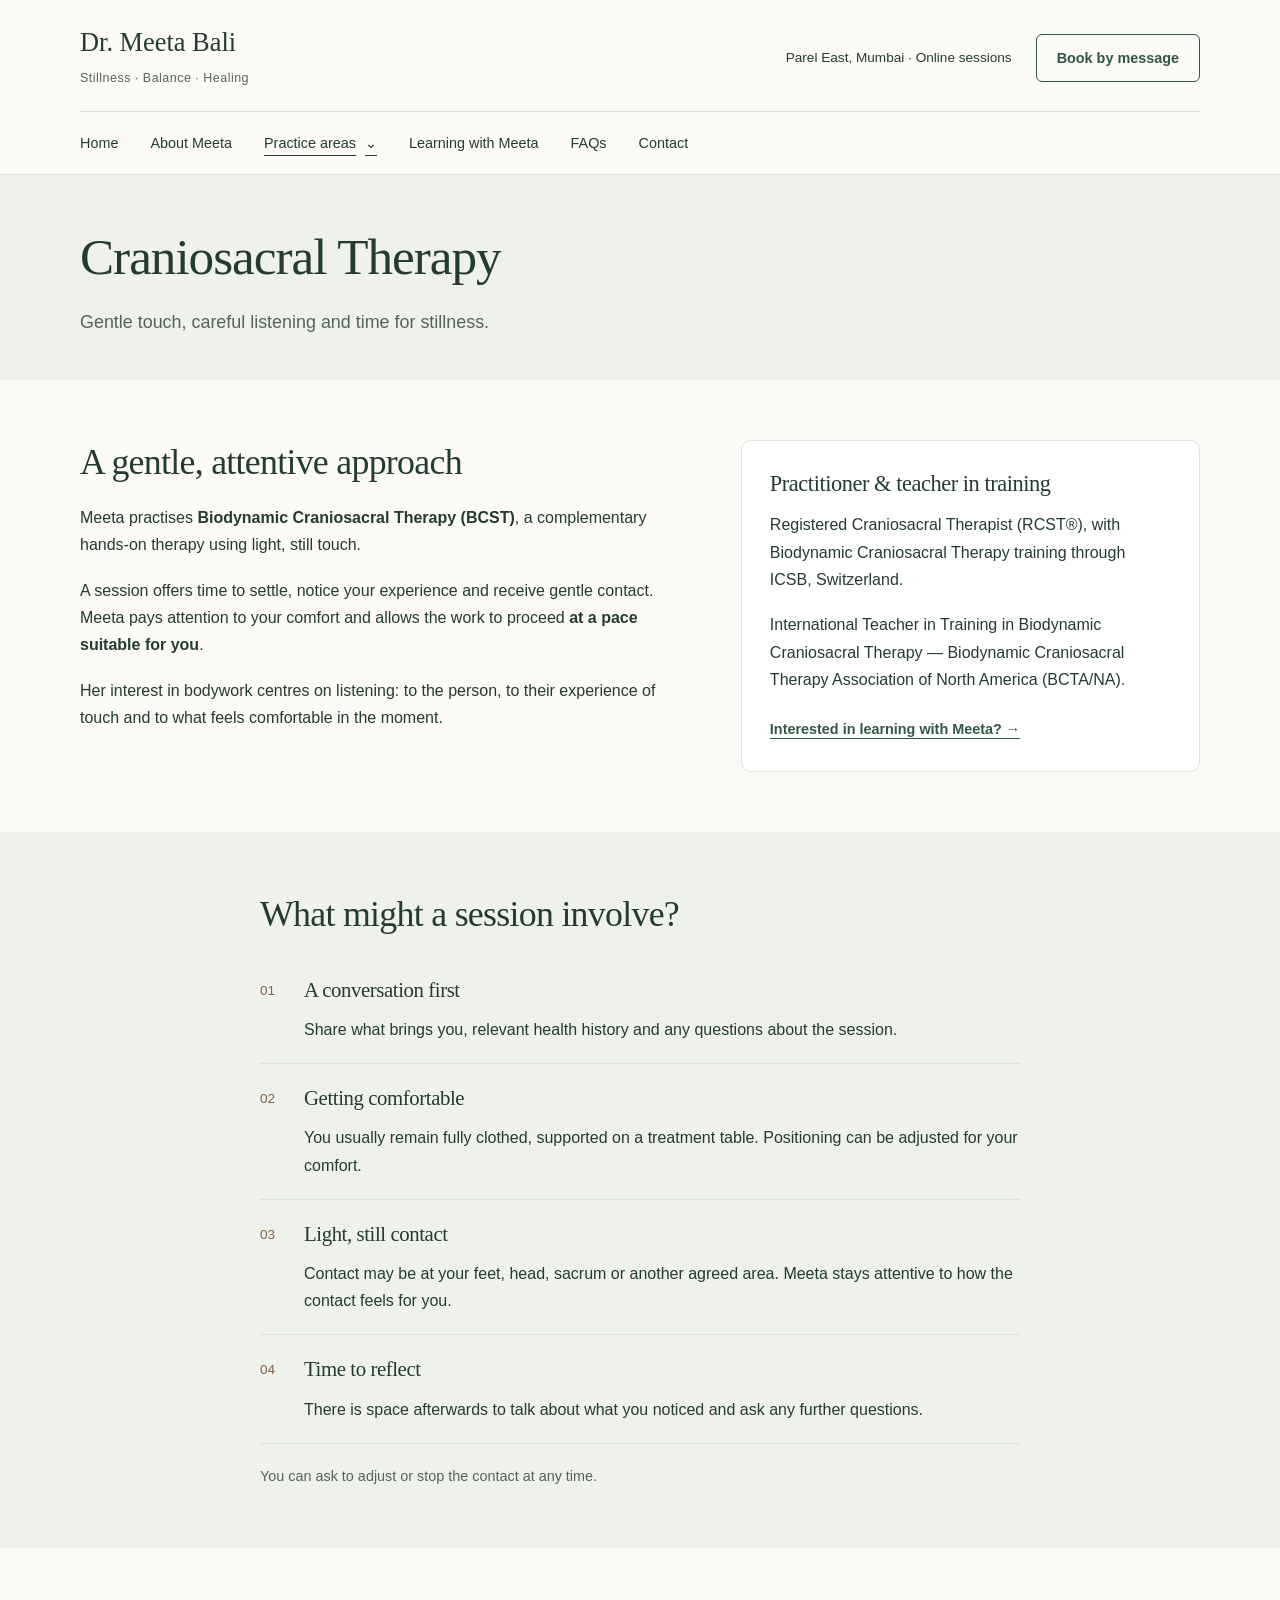
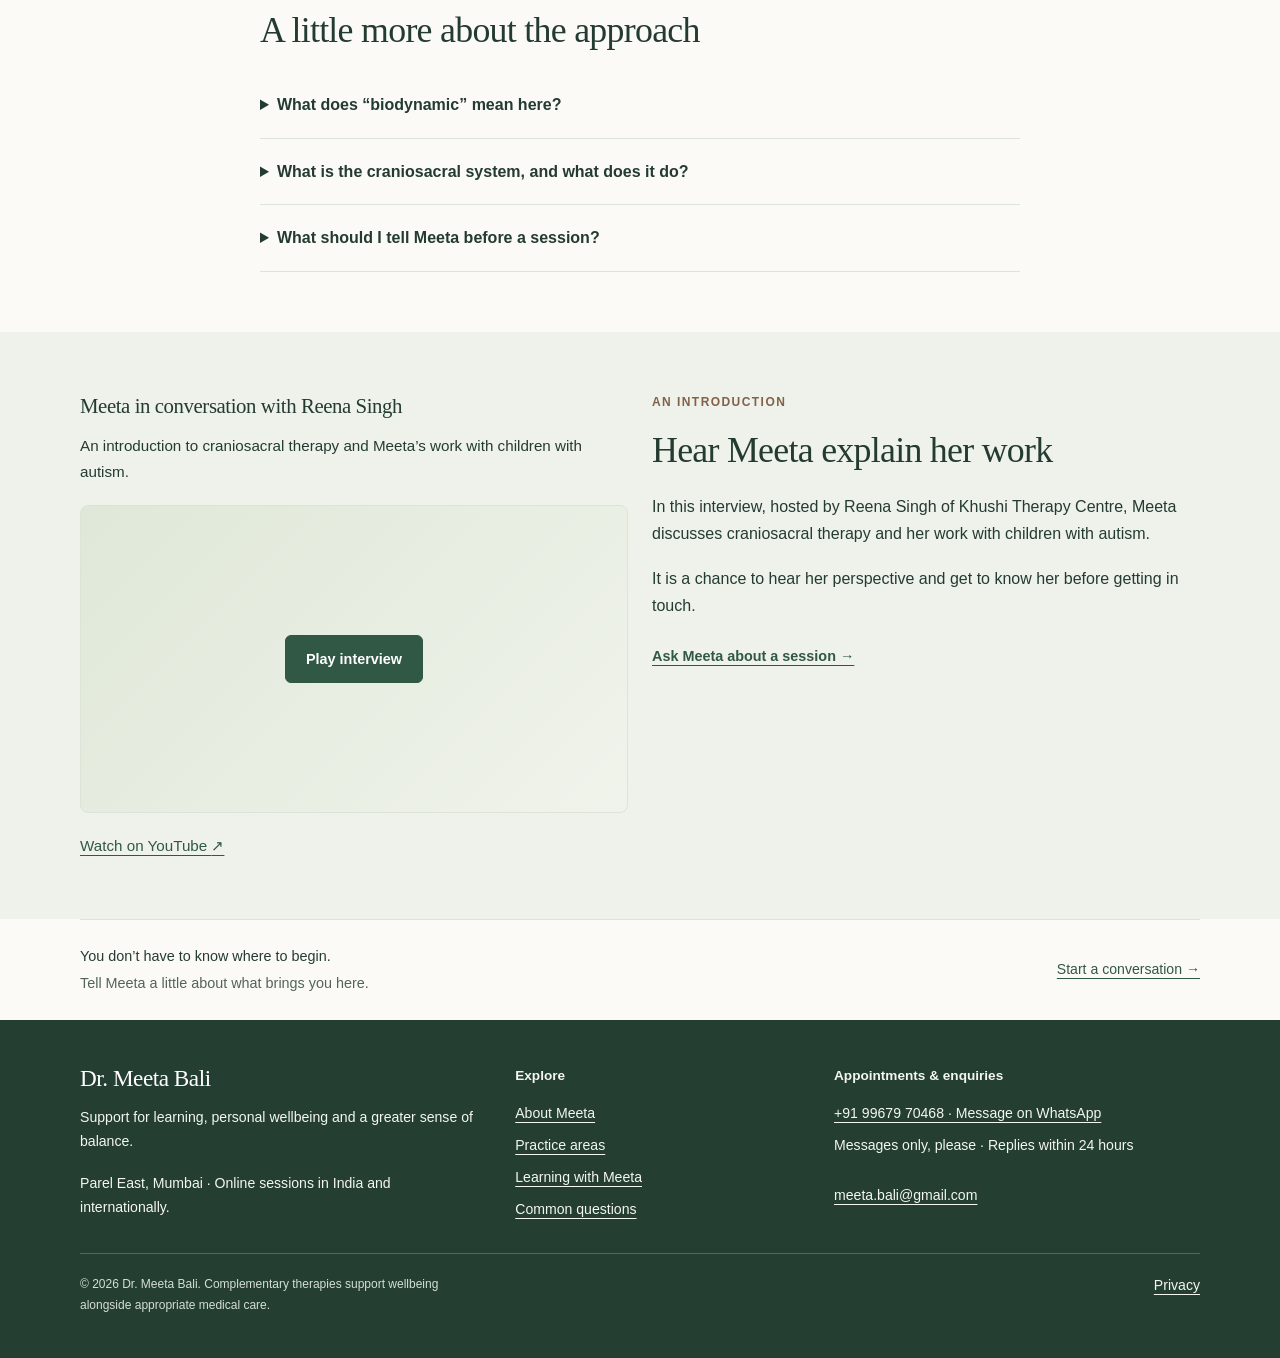
<file: craniosacral.html>
<!doctype html>
<html lang="en"><head><meta charset="utf-8"><meta name="viewport" content="width=device-width,initial-scale=1"><meta name="site-revision" content="2026-11-17-final-review"><title>Craniosacral Therapy | Dr. Meeta Bali</title><meta name="description" content="Explore Meeta’s Biodynamic Craniosacral Therapy approach, what a session involves and her interview with Reena Singh."><meta name="theme-color" content="#315844"><style>
:root{--ink:#243b32;--muted:#53645b;--green:#315844;--paper:#fbfaf6;--tint:#eef2eb;--line:#dce3d9;--white:#fff;--accent:#826147}
*{box-sizing:border-box}html{scroll-behavior:smooth}body{margin:0;color:var(--ink);background:var(--paper);font:16px/1.7 Arial,Helvetica,sans-serif}a{color:var(--green);text-underline-offset:4px}a:hover{text-decoration-thickness:2px}img{max-width:100%;display:block}button{font:inherit;cursor:pointer}a,button,summary{-webkit-tap-highlight-color:transparent}a:focus-visible,button:focus-visible,summary:focus-visible{outline:3px solid #9a5834;outline-offset:5px}[hidden]{display:none!important}.wrap{width:min(1120px,calc(100% - 64px));margin-inline:auto}.reading{max-width:760px}.center{margin-inline:auto}p{margin:0 0 1.15rem}p:last-child{margin-bottom:0}h1,h2,h3{color:var(--ink);font-family:Georgia,'Times New Roman',serif;font-weight:400;letter-spacing:-.02em;overflow-wrap:break-word}h1{font-size:clamp(2.25rem,4vw,3.5rem);line-height:1.16;margin:0 0 1.25rem}h2{font-size:clamp(1.8rem,2.8vw,2.45rem);line-height:1.23;margin:0 0 1.25rem}h3{font-size:1.4rem;line-height:1.32;margin:0 0 .8rem}.lead{font-size:1.12rem;line-height:1.75;max-width:730px}.eyebrow{font-size:.75rem;font-weight:700;letter-spacing:.12em;text-transform:uppercase;color:var(--accent);margin:0 0 1rem}.small{font-size:.88rem;color:var(--muted)}.skip-link{position:absolute;width:1px;height:1px;padding:0;margin:-1px;overflow:hidden;clip-path:inset(50%);white-space:nowrap}.skip-link:focus-visible{position:fixed;top:12px;left:12px;width:auto;height:auto;margin:0;padding:12px 18px;clip-path:none;background:#fff;z-index:1000;box-shadow:0 3px 16px #0002}header{background:var(--paper);border-bottom:1px solid var(--line)}.topbar{display:flex;justify-content:space-between;align-items:center;gap:24px;padding:26px 0 22px}.brand{text-decoration:none;color:var(--ink)}.brand-name{display:block;font:1.65rem/1.25 Georgia,serif}.brand-subtitle{display:block;margin-top:9px;font-size:.78rem;letter-spacing:.04em;color:var(--muted)}.header-meta{display:flex;gap:24px;align-items:center;font-size:.85rem}.header-meta a{text-decoration:none}.button{display:inline-flex;align-items:center;justify-content:center;gap:8px;background:var(--green);color:#fff;text-decoration:none;font:600 .9rem/1.4 Arial,sans-serif;padding:13px 20px;border:1px solid var(--green);border-radius:6px;min-height:46px}.button:hover{background:#244532;color:#fff}.button.secondary{background:transparent;color:var(--green)}.button.secondary:hover{background:var(--tint)}.navlinks{display:flex;justify-content:space-between;align-items:center;gap:12px;border-top:1px solid var(--line);padding:14px 0}.navlinks a{font-size:.83rem;line-height:1.4;text-decoration:none;padding:7px 0;color:var(--ink)}.navlinks a[aria-current=page]{text-decoration:underline;text-decoration-color:var(--green);text-decoration-thickness:2px;text-underline-offset:7px}.menu{display:none;background:transparent;border:1px solid var(--line);border-radius:5px;padding:8px 12px;color:var(--ink)}.hero{padding:64px 0;background:linear-gradient(110deg,#fbfaf6,#eef2eb)}.hero-grid{display:grid;grid-template-columns:minmax(0,1.5fr) minmax(0,1fr);gap:70px;align-items:center}.hero h1{font-size:clamp(2.6rem,4.8vw,3.9rem)}.portrait{margin:0;width:100%;max-width:350px;justify-self:end}.portrait img{width:100%;height:auto;aspect-ratio:1;object-fit:cover;border-radius:12px}.portrait figcaption{font-size:.82rem;color:var(--muted);margin-top:12px}.actions{display:flex;gap:12px;flex-wrap:wrap;margin-top:26px}.hero .small{margin-top:18px}.section{padding:60px 0}.tint{background:var(--tint)}.section-title{max-width:720px;margin-bottom:30px}.grid{display:grid;grid-template-columns:repeat(2,minmax(0,1fr));gap:24px}.grid.three{grid-template-columns:repeat(3,minmax(0,1fr))}.split{display:grid;grid-template-columns:minmax(0,1.3fr) minmax(0,1fr);gap:64px;align-items:start}.card{background:var(--white);border:1px solid var(--line);border-radius:10px;padding:28px}.service{display:flex;flex-direction:column}.service p{color:var(--muted)}.service>a:last-child{margin-top:auto;padding-top:8px;font-size:.9rem;font-weight:600}.page-title{padding:52px 0 42px;background:var(--tint)}.page-title .lead{color:var(--muted)}.article-block+.article-block{margin-top:36px}.article-block h3{margin-top:24px}.list{padding-left:22px;margin:0 0 1.1rem}.list li+li{margin-top:8px}.ref{font:700 .73rem Arial,sans-serif;vertical-align:super;white-space:nowrap;margin-left:4px;text-decoration:none}.sources{border-top:1px solid var(--line);padding-top:24px;margin-top:38px;color:var(--muted);font-size:.85rem}.sources h2{font:600 1rem/1.5 Arial,sans-serif;letter-spacing:0;margin:0 0 12px}.sources ol{padding-left:22px;margin:0}.sources li{margin-bottom:10px;scroll-margin-top:20px}.sources a{overflow-wrap:anywhere}.source-note{font-size:.85rem;color:var(--muted);border-left:3px solid #b3c3af;padding-left:18px;margin-top:24px}.quote{border-left:3px solid #b3c3af;margin:30px 0;padding:4px 0 4px 24px;font:italic 1.4rem/1.6 Georgia,serif}.cta{display:flex;justify-content:space-between;align-items:center;gap:35px;border-top:1px solid var(--line);padding:38px 0}.cta h2{font-size:1.8rem;margin-bottom:10px}.cta p{max-width:700px}.cta .button{flex-shrink:0}.faq{border-bottom:1px solid var(--line)}.faq summary{padding:20px 25px 20px 0;cursor:pointer;font-weight:600}.faq>div{padding:0 0 20px;color:var(--muted)}.video-box{aspect-ratio:16/9;background:#e5ebe0;border:1px solid var(--line);border-radius:8px;display:flex;align-items:center;justify-content:center;flex-direction:column;padding:20px;gap:14px;margin:20px 0}.video-box p{text-align:center;margin:0;font-size:.8rem;color:var(--muted)}.video-box.loaded{padding:0}.video-box iframe{width:100%;height:100%;border:0;border-radius:8px}.video-card>p{font-size:.95rem}.video-card h3{font-size:1.3rem}.qualifications{margin:0}.qualification{padding:22px 0;border-bottom:1px solid var(--line)}.qualification:first-child{padding-top:0}.qualification h3{font-size:1.25rem;margin-bottom:8px}.contact-number{display:block;font:1.7rem/1.35 Georgia,serif;margin:14px 0;white-space:nowrap}.contact-item{padding:22px 0;border-bottom:1px solid var(--line)}.contact-item:first-child{padding-top:0}.contact-item h3{font:700 .85rem/1.5 Arial,sans-serif;letter-spacing:0;margin-bottom:8px}.contact-item a{overflow-wrap:anywhere}.footer{background:#243e32;color:#f4f6f0;padding:44px 0 24px}.footer a{color:#f4f6f0}.footer-grid{display:grid;grid-template-columns:1.2fr 1fr 1.2fr;gap:36px}.footer h2{color:#fff;font-size:1.45rem;margin-bottom:14px}.footer p,.footer a{font-size:.88rem}.footer-links{display:flex;flex-direction:column;align-items:start;gap:8px}.footer-links strong{font-size:.85rem;margin-bottom:7px}.footer-bottom{border-top:1px solid #53695a;margin-top:32px;padding-top:20px;display:flex;justify-content:space-between;gap:30px;font-size:.75rem;color:#d4dfd6}.footer-bottom p{max-width:740px;font-size:.75rem}.badge-row{display:flex;flex-wrap:wrap;gap:12px;margin:22px 0}.badge{font-size:.78rem;padding:5px 10px;border:1px solid #b9cbb8;border-radius:4px}.plain-link{font-size:.9rem;font-weight:600}.rule{border:0;border-top:1px solid var(--line);margin:32px 0}section[id],article[id]{scroll-margin-top:24px}
@media(max-width:1020px){.header-meta .location{display:none}.navlinks{flex-wrap:wrap;justify-content:flex-start;gap:8px 24px}.hero-grid{gap:40px}.split{gap:35px}}
@media(max-width:760px){.wrap{width:calc(100% - 40px)}.topbar{padding:20px 0;gap:16px}.brand-name{font-size:1.4rem}.brand-subtitle{font-size:.72rem;margin-top:8px}.header-meta{display:none}.js .menu{display:block}.navlinks{gap:10px 20px;padding:16px 0}.js .navlinks{display:none}.js .navlinks.open{display:flex;flex-direction:column;align-items:stretch;gap:4px}.navlinks a{font-size:.93rem;padding:10px 0}.hero{padding:38px 0 44px}.hero-grid{grid-template-columns:1fr;gap:32px}.hero h1{font-size:2.55rem}.portrait{justify-self:start;max-width:280px}.section{padding:40px 0}.page-title{padding:38px 0 30px}.grid,.grid.three,.split,.footer-grid{grid-template-columns:1fr;gap:24px}.card{padding:24px}.lead{font-size:1.05rem}.cta{flex-direction:column;align-items:start;gap:20px;padding:30px 0}.footer-bottom{flex-direction:column;gap:14px}.footer{padding-top:35px}.sources{margin-top:28px}.quote{font-size:1.2rem}.section-title{margin-bottom:24px}}
@media(max-width:360px){.wrap{width:calc(100% - 32px)}.brand-name{font-size:1.25rem}.brand-subtitle{font-size:.65rem}.menu{padding:7px 9px}.actions{flex-direction:column;align-items:stretch}.contact-number{font-size:1.5rem}}
@media(prefers-reduced-motion:reduce){html{scroll-behavior:auto}}

/* September 24: personal introduction and quieter contact invitation */
.credential-strip{padding:25px 0;border-top:1px solid var(--line);border-bottom:1px solid var(--line)}.credentials{display:grid;grid-template-columns:1fr 1.5fr 1.5fr 1fr;gap:24px;align-items:start}.credential{font-size:.85rem;line-height:1.55}.credential strong{display:block;font-weight:600;margin-bottom:5px}.credential span{display:block;color:var(--muted);font-size:.78rem}.gentle-contact{border-top:1px solid var(--line);padding:24px 0;display:flex;justify-content:space-between;align-items:center;gap:24px}.gentle-contact p{font-size:.9rem;color:var(--muted);margin:0}.gentle-contact strong{display:block;color:var(--ink);font-weight:500;margin-bottom:3px}.gentle-contact>a{font-size:.88rem;white-space:nowrap}.hero h1{font-size:clamp(2.5rem,4.4vw,3.65rem)}.hero .lead{font-size:1rem;line-height:1.7}.about-voice p{font:400 1rem/1.7 Arial,Helvetica,sans-serif}.session-steps{counter-reset:step;list-style:none;padding:0}.session-steps li{counter-increment:step;padding:20px 0 20px 44px;position:relative;border-bottom:1px solid var(--line)}.session-steps li:before{content:counter(step,decimal-leading-zero);position:absolute;left:0;top:23px;color:var(--accent);font-size:.85rem}.session-steps h3{font-size:1.25rem}.session-steps p{margin:0}.article-block .source-note{font-size:.87rem}
@media(max-width:900px){.credentials{grid-template-columns:1fr 1fr;gap:24px}.gentle-contact{flex-direction:column;align-items:start;gap:10px}}
@media(max-width:420px){.credentials{grid-template-columns:1fr}.credential-strip{padding:22px 0}.credentials{gap:16px}.credential{padding-bottom:12px;border-bottom:1px solid var(--line)}.credential:last-child{border:0;padding:0}}

/* Shared navigation and calmer editorial hierarchy */
.navlinks{justify-content:flex-start;gap:32px}.navlinks>a,.practice-nav>summary{font-size:.9rem}.practice-nav{position:relative}.practice-nav>summary{list-style:none;cursor:pointer;padding:7px 0;line-height:1.4}.practice-nav>summary::-webkit-details-marker{display:none}.practice-nav>summary:after{content:'⌄';margin-left:9px}.practice-nav[open]>summary:after{content:'⌃'}.practice-menu{position:absolute;top:100%;left:-16px;z-index:50;width:292px;background:var(--paper);padding:14px 18px;border:1px solid var(--line);border-radius:8px;box-shadow:0 12px 24px #243b3212;display:grid;gap:4px}.practice-menu a{display:block;padding:10px 4px}.navlinks a[aria-current=page],.practice-nav.is-current>summary{text-decoration:underline;text-underline-offset:7px}.hero .hero-grid{grid-template-columns:minmax(0,1.55fr) minmax(0,1fr)}.hero .lead{font-size:1.08rem}.hero p{max-width:650px}.hero .eyebrow{letter-spacing:.07em}.hero h1{font-size:clamp(2.5rem,4.4vw,3.65rem);max-width:740px}.hero .portrait{max-width:340px}.section-intro{max-width:740px;margin-bottom:30px}.path-card{padding:34px}.path-card h3{font-size:1.8rem}.path-links{list-style:none;padding:0;margin:22px 0 0}.path-links li{border-top:1px solid var(--line);padding:13px 0}.path-links a{display:flex;justify-content:space-between;gap:16px;text-decoration:none;font-size:.95rem;font-weight:600}.path-links a:hover{text-decoration:underline}.path-links span{font-weight:400}.path-note{font-size:.88rem;color:var(--muted);margin-top:12px}.credential strong{font-size:.88rem}.credentials{grid-template-columns:repeat(4,minmax(0,1fr))}.credentials .credential span{font-size:.8rem}.short-bio{max-width:720px}.contact-strip{padding:32px;background:var(--tint);border-radius:10px}.contact-strip .contact-number{font-size:1.6rem}.page-title .eyebrow{margin-bottom:14px}.page-title h1{max-width:850px}.reading>h2:not(:first-child){margin-top:36px}.facts{display:grid;gap:0}.facts div{padding:15px 0;border-bottom:1px solid var(--line)}.facts dt{font-weight:600}.facts dd{margin:4px 0 0;color:var(--muted);font-size:.95rem}.detail-note{font-size:.9rem;color:var(--muted);margin-top:20px}.footer-grid{grid-template-columns:1.2fr .85fr 1.1fr}.footer p{max-width:400px}.footer .footer-bottom{align-items:start}.quiet-link{font-size:.9rem}.session-steps h3{font-size:1.3rem}.video-box{background:linear-gradient(135deg,#dfe8d8,#f0f3eb);min-height:170px}.video-box .button{min-width:120px}.about-voice p{font:400 1rem/1.75 Arial,Helvetica,sans-serif}.qualification .small{margin-top:8px}.qualifications{margin-top:20px}.practice-group+.practice-group{margin-top:38px}.practice-group h2{font-size:1.65rem}.service h3{font-size:1.45rem}.faq summary{line-height:1.6}.gentle-contact strong{font-weight:400}.heading-note{display:block;font:400 1rem/1.65 Arial,Helvetica,sans-serif;color:var(--muted);letter-spacing:0;margin-top:12px}.mobile-book{display:none}.section .plain-link{display:inline-block;margin-top:6px}.contact-number{white-space:normal}.bio-research{border-left:3px solid #b3c3af;padding:0 0 0 22px;margin:26px 0}.lead-line{color:var(--muted);font-size:.9rem}.button:focus-visible{outline-offset:4px}.navlinks>a{white-space:nowrap}
@media(max-width:1020px){.navlinks{gap:22px}.header-meta{gap:18px}.practice-menu{width:270px}}
@media(max-width:760px){.hero .hero-grid{grid-template-columns:1fr}.navlinks{gap:4px}.practice-nav>summary{font-size:.93rem;padding:10px 0}.practice-menu{position:static;width:100%;box-shadow:none;border:0;border-left:2px solid #bdcdb8;border-radius:0;padding:0 0 0 18px;margin:4px 0 14px}.practice-menu a{font-size:.9rem;padding:9px 0}.path-card{padding:24px}.path-card h3{font-size:1.65rem}.contact-strip{padding:24px}.credentials{grid-template-columns:1fr 1fr}.hero .portrait{max-width:280px}.mobile-book{display:block}.hero .lead{font-size:1.03rem}.section-intro{margin-bottom:24px}}
@media(max-width:420px){.credentials{grid-template-columns:1fr 1fr;gap:20px 16px}.credential{border:0;padding:0}.credential strong{font-size:.82rem}.credentials .credential span{font-size:.76rem}.hero h1{font-size:2.35rem}.path-links a{font-size:.9rem}.brand-subtitle{font-size:.68rem}.contact-strip .contact-number{font-size:1.45rem}}

.video-card .video-title{font-size:1.3rem;line-height:1.35;margin-bottom:.8rem}
</style><script type="application/ld+json">{"@context": "https://schema.org", "@type": "Person", "name": "Dr. Meeta Bali", "jobTitle": "Special Educator, Craniosacral Practitioner and NLP Coach", "telephone": "+919967970468", "email": "meeta.bali@gmail.com", "workLocation": {"@type": "Place", "name": "Meeta’s clinic", "address": {"@type": "PostalAddress", "addressLocality": "Parel East, Mumbai", "addressCountry": "IN"}}}</script></head><body><a class="skip-link" href="#main">Skip to content</a><header><div class="wrap"><div class="topbar"><a class="brand" href="index.html"><span class="brand-name">Dr. Meeta Bali</span><span class="brand-subtitle">Stillness · Balance · Healing</span></a><div class="header-meta"><span class="location">Parel East, Mumbai · Online sessions</span><a class="button secondary" href="contact.html">Book by message</a></div><button class="menu" hidden aria-controls="site-nav" aria-expanded="false">Menu</button></div><nav class="navlinks" id="site-nav" aria-label="Main navigation"><a href="index.html">Home</a><a href="about.html">About Meeta</a><details class="practice-nav is-current"><summary>Practice areas</summary><div class="practice-menu"><a href="therapies.html">All practice areas</a><a href="special-education.html">Special Education</a><a href="craniosacral.html" aria-current="page">Craniosacral Therapy</a><a href="constellations.html">Constellation Work</a><a href="breathwork.html">Breathwork &amp; Rebirthing</a><a href="nlp-coaching.html">NLP Coaching</a></div></details><a href="teaching.html">Learning with Meeta</a><a href="resources.html">FAQs</a><a href="contact.html">Contact</a></nav></div></header><main id="main" tabindex="-1"><section class="page-title"><div class="wrap"><h1>Craniosacral Therapy</h1><p class="lead">Gentle touch, careful listening and time for stillness.</p></div></section><section class="section"><div class="wrap"><div class="split"><div><h2>A gentle, attentive approach</h2><p>Meeta practises <strong>Biodynamic Craniosacral Therapy (BCST)</strong>, a complementary hands-on therapy using light, still touch.</p><p>A session offers time to settle, notice your experience and receive gentle contact. Meeta pays attention to your comfort and allows the work to proceed <strong>at a pace suitable for you</strong>.</p><p>Her interest in bodywork centres on listening: to the person, to their experience of touch and to what feels comfortable in the moment.</p></div><aside class="card"><h3>Practitioner &amp; teacher in training</h3><p>Registered Craniosacral Therapist (RCST®), with Biodynamic Craniosacral Therapy training through ICSB, Switzerland.</p><p>International Teacher in Training in Biodynamic Craniosacral Therapy — Biodynamic Craniosacral Therapy Association of North America (BCTA/NA).</p><a class="plain-link" href="teaching.html">Interested in learning with Meeta? →</a></aside></div></div></section><section class="section tint"><div class="wrap"><div class="reading center"><h2>What might a session involve?</h2><ol class="session-steps"><li><h3>A conversation first</h3><p>Share what brings you, relevant health history and any questions about the session.</p></li><li><h3>Getting comfortable</h3><p>You usually remain fully clothed, supported on a treatment table. Positioning can be adjusted for your comfort.</p></li><li><h3>Light, still contact</h3><p>Contact may be at your feet, head, sacrum or another agreed area. Meeta stays attentive to how the contact feels for you.</p></li><li><h3>Time to reflect</h3><p>There is space afterwards to talk about what you noticed and ask any further questions.</p></li></ol><p class="detail-note">You can ask to adjust or stop the contact at any time.</p></div></div></section><section class="section"><div class="wrap"><div class="reading center"><h2>A little more about the approach</h2><details class="faq"><summary>What does “biodynamic” mean here?</summary><div><p>The biodynamic approach emphasizes attentive, still contact and the practitioner’s experience of listening through touch. Meeta can explain how this shapes the way she works with you.</p></div></details><details class="faq"><summary>What is the craniosacral system, and what does it do?</summary><div><p>“Craniosacral” brings together the cranium—the skull—and the sacrum at the base of the spine. In craniosacral therapy, the term describes the structures, protective membranes and cerebrospinal fluid associated with the brain and spinal cord.</p><p>The brain and spinal cord form the <strong>central nervous system</strong>. It processes sensations, coordinates movement, supports thought and emotion, and helps regulate functions such as breathing and heart rate.</p><p>The surrounding membranes and <strong>cerebrospinal fluid</strong> cushion and protect these delicate structures. The fluid also helps maintain the environment they need to function.</p></div></details><details class="faq"><summary>What should I tell Meeta before a session?</summary><div><p>Share relevant health conditions, recent procedures and anything that affects your comfort with touch. Ask about positioning, session length and whether an in-person session is suitable for you.</p></div></details></div></div></section><section class="section tint"><div class="wrap"><div class="grid"><article class="video-card"><h2 class="video-title">Meeta in conversation with Reena Singh</h2><p>An introduction to craniosacral therapy and Meeta’s work with children with autism.</p><div class="video-box"><button class="button video-load" hidden data-video="7gBCNxEwlYY" data-title="Meeta Bali in conversation with Reena Singh">Play interview</button><noscript><p>Watch the interview using the YouTube link below.</p></noscript></div><p><a href="https://www.youtube.com/watch?v=7gBCNxEwlYY" target="_blank" rel="noopener noreferrer">Watch on YouTube <span aria-hidden="true">↗</span></a></p></article><div><p class="eyebrow">An introduction</p><h2>Hear Meeta explain her work</h2><p>In this interview, hosted by Reena Singh of Khushi Therapy Centre, Meeta discusses craniosacral therapy and her work with children with autism.</p><p>It is a chance to hear her perspective and get to know her before getting in touch.</p><a class="plain-link" href="contact.html">Ask Meeta about a session →</a></div></div></div></section><div class="wrap"><section class="gentle-contact" aria-label="Get in touch"><p><strong>You don’t have to know where to begin.</strong>Tell Meeta a little about what brings you here.</p><a href="contact.html">Start a conversation →</a></section></div></main><footer class="footer"><div class="wrap"><div class="footer-grid"><div><h2>Dr. Meeta Bali</h2><p>Support for learning, personal wellbeing and a greater sense of balance.</p><p>Parel East, Mumbai · Online sessions in India and internationally.</p></div><div class="footer-links"><strong>Explore</strong><a href="about.html">About Meeta</a><a href="therapies.html">Practice areas</a><a href="teaching.html">Learning with Meeta</a><a href="resources.html">Common questions</a></div><div class="footer-links"><strong>Appointments &amp; enquiries</strong><a href="https://wa.me/919967970468" target="_blank" rel="noopener noreferrer">+91 99679 70468 · Message on WhatsApp</a><p>Messages only, please · Replies within 24 hours</p><a href="mailto:meeta.bali@gmail.com">meeta.bali@gmail.com</a></div></div><div class="footer-bottom"><p>© 2026 Dr. Meeta Bali. Complementary therapies support wellbeing alongside appropriate medical care.</p><a href="privacy.html">Privacy</a></div></div></footer><script>'use strict';
document.documentElement.classList.add('js');
const menu=document.querySelector('.menu'),nav=document.querySelector('.navlinks'),practice=document.querySelector('.practice-nav');
function closeNav(){if(nav)nav.classList.remove('open');if(menu){menu.setAttribute('aria-expanded','false');menu.textContent='Menu';}if(practice)practice.open=false;}
if(menu&&nav){menu.hidden=false;menu.addEventListener('click',()=>{const open=nav.classList.toggle('open');menu.setAttribute('aria-expanded',String(open));menu.textContent=open?'Close':'Menu';if(!open&&practice)practice.open=false;});nav.querySelectorAll('a').forEach(a=>a.addEventListener('click',closeNav));}
document.addEventListener('keydown',e=>{if(e.key==='Escape'){if(practice&&practice.open){practice.open=false;practice.querySelector('summary').focus();}else if(nav&&nav.classList.contains('open')){closeNav();menu.focus();}}});
document.addEventListener('click',e=>{if(practice&&!practice.contains(e.target))practice.open=false;});
document.querySelectorAll('.video-load').forEach(button=>{button.hidden=false;button.addEventListener('click',()=>{const frame=document.createElement('iframe');frame.src='https://www.youtube-nocookie.com/embed/'+button.dataset.video+'?autoplay=1';frame.title=button.dataset.title;frame.allow='autoplay; encrypted-media; picture-in-picture';frame.allowFullscreen=true;frame.referrerPolicy='strict-origin-when-cross-origin';const box=button.closest('.video-box');box.classList.add('loaded');box.replaceChildren(frame);frame.focus();});});
</script></body></html>
</file>
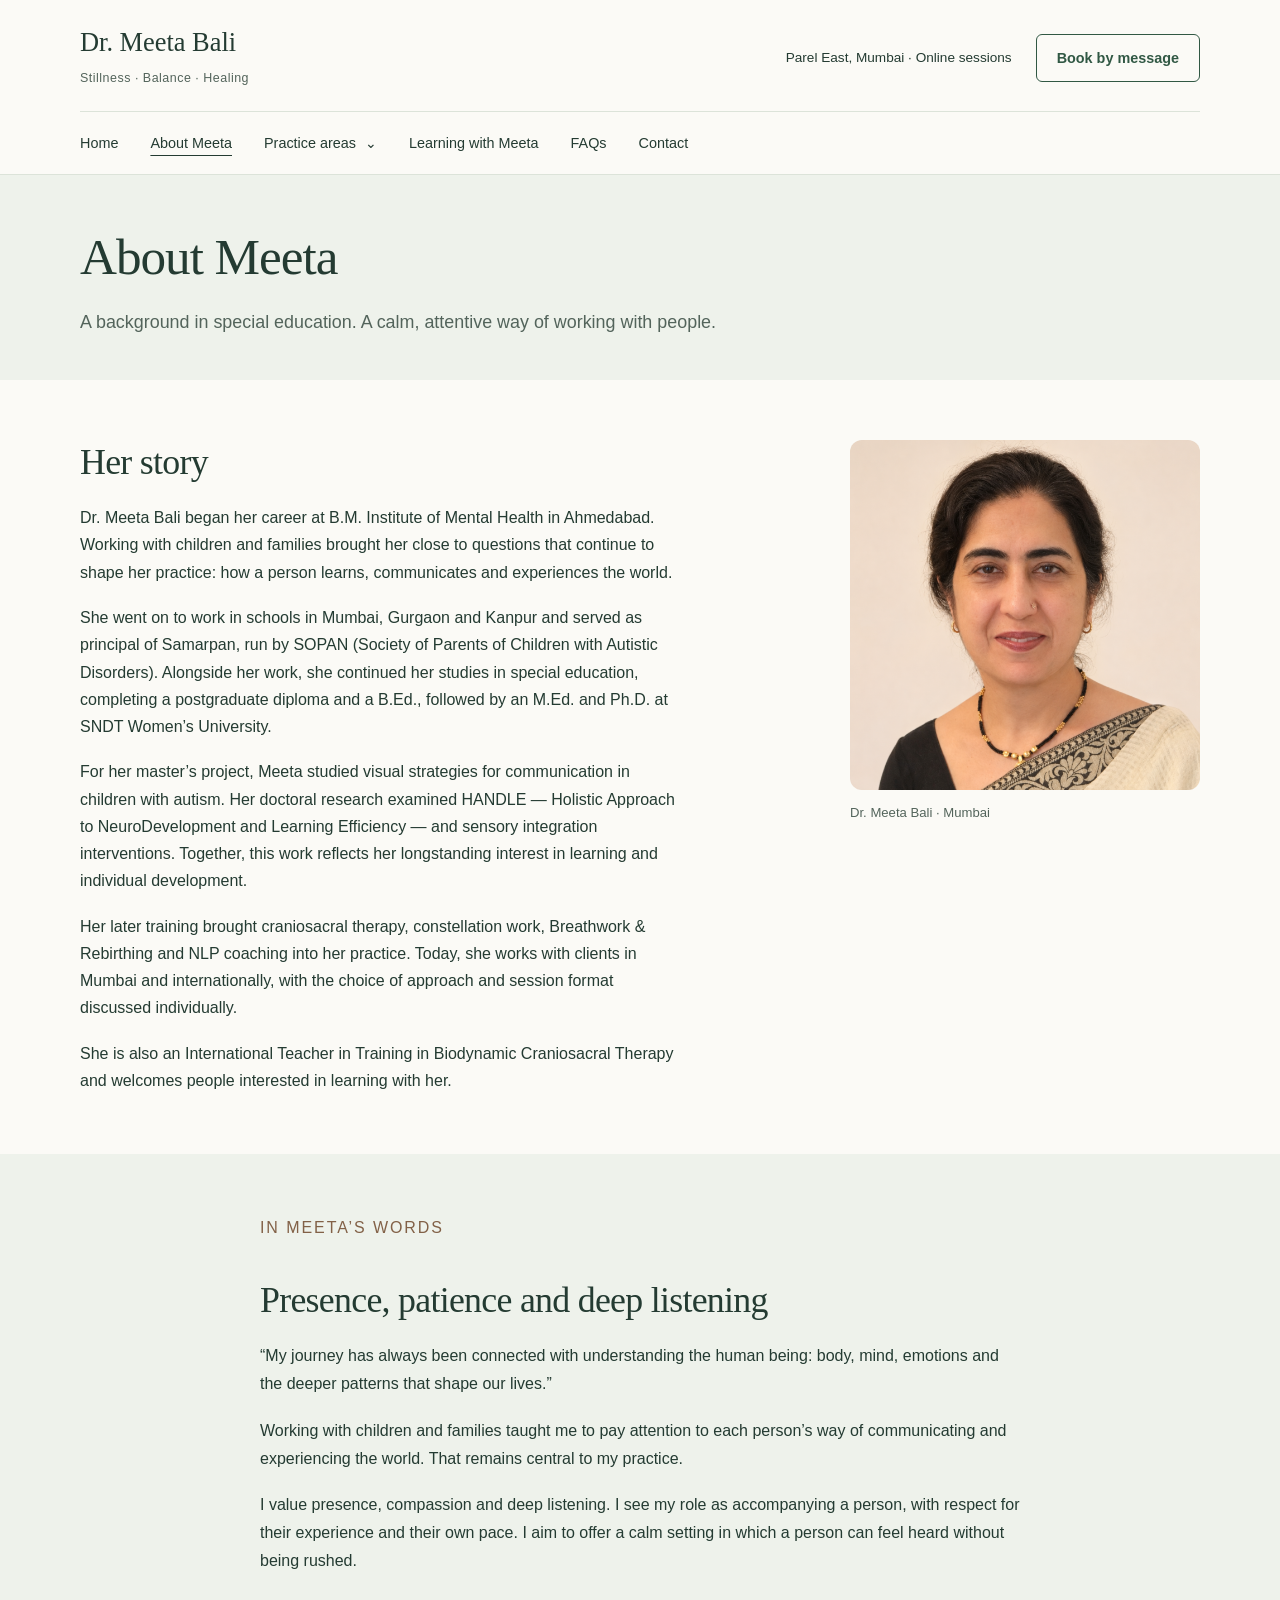
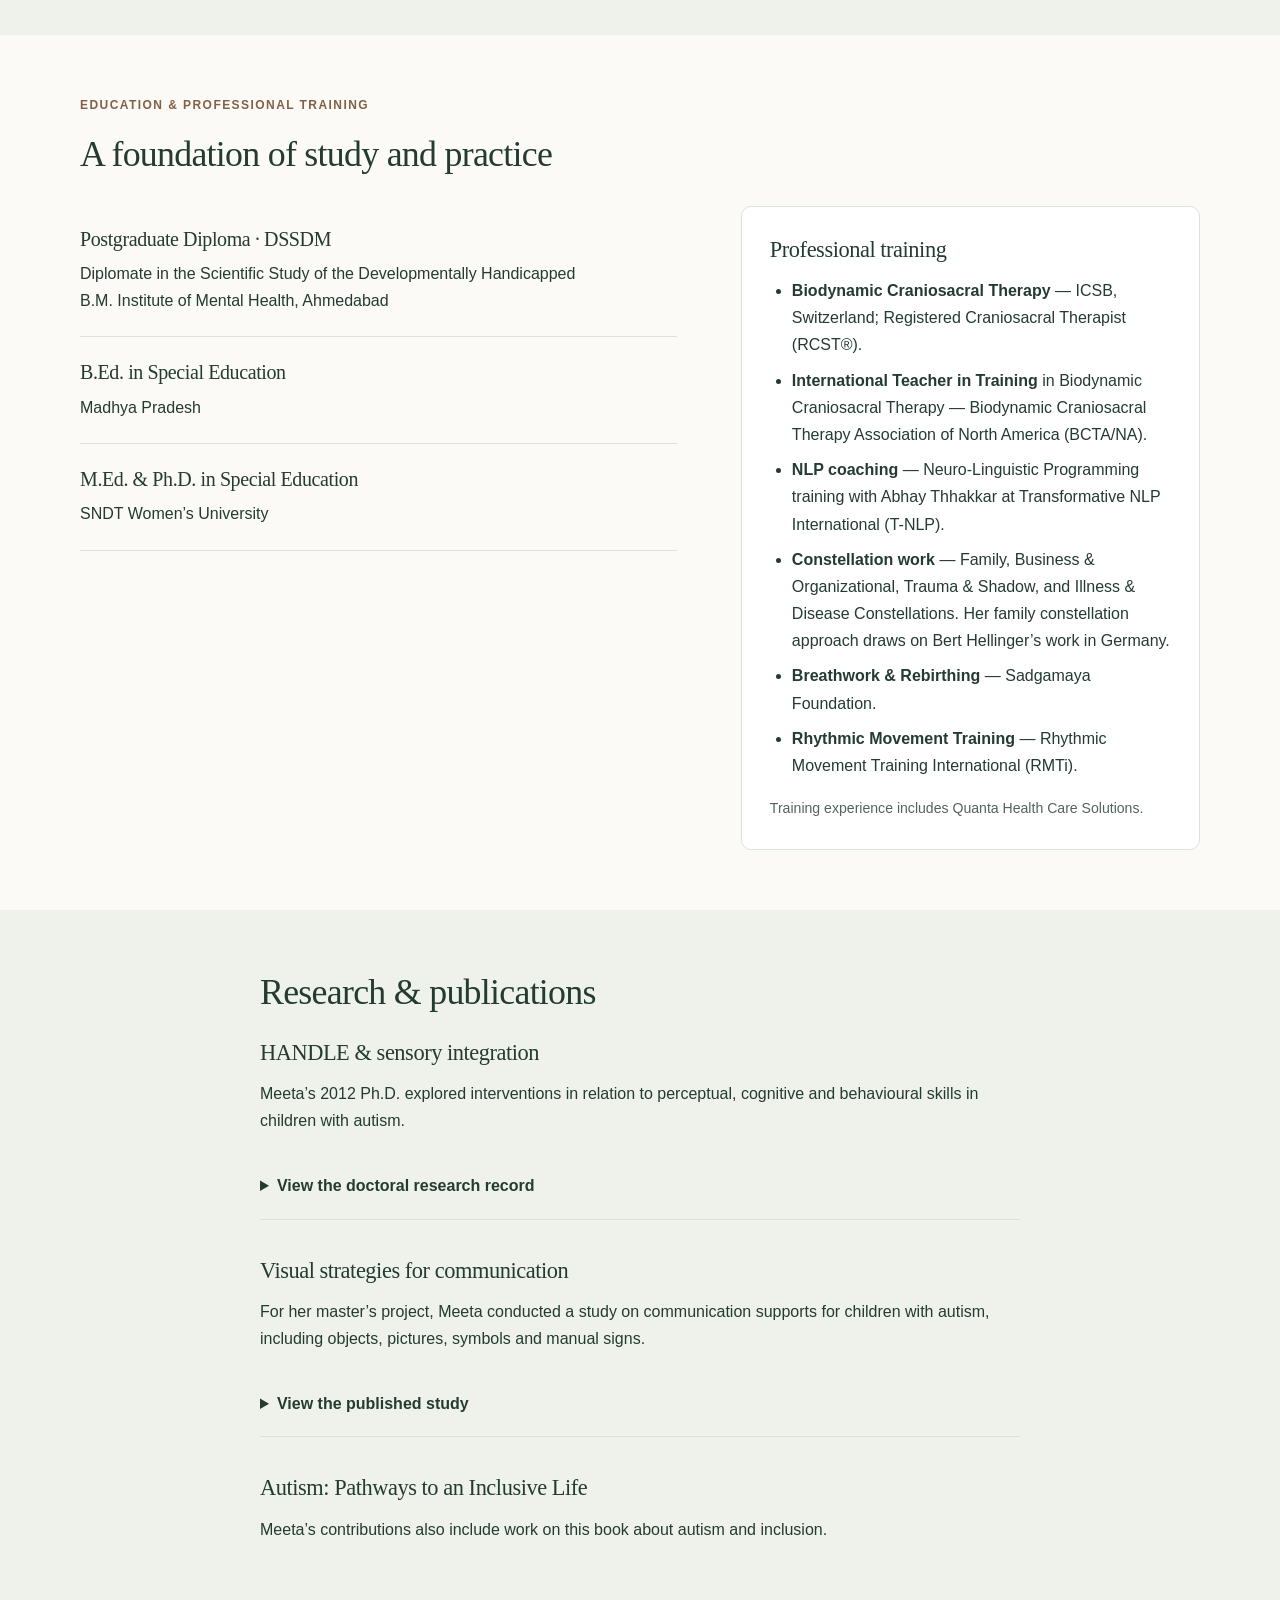
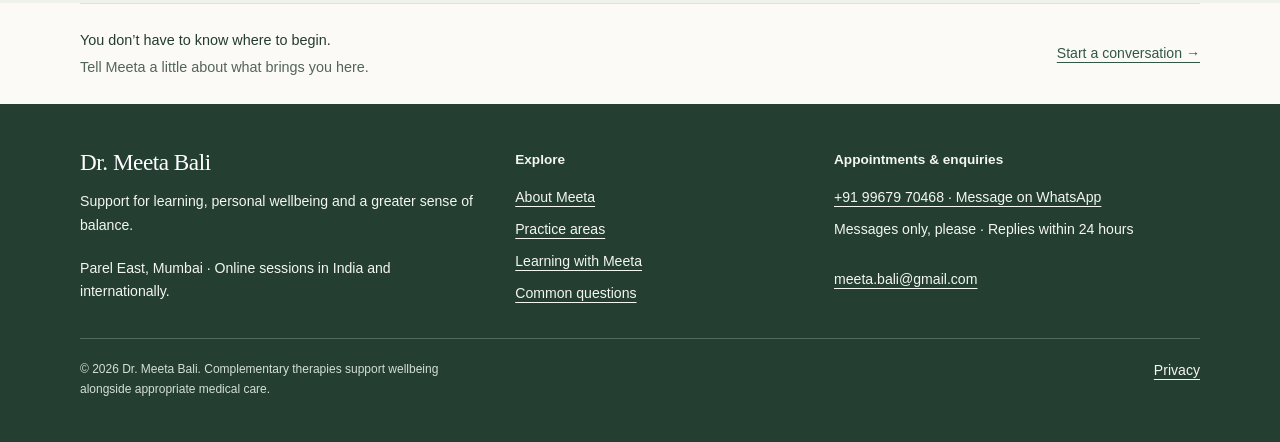
<file: education-publications.html>
<!doctype html>
<html lang="en"><head><meta charset="utf-8"><meta name="viewport" content="width=device-width,initial-scale=1"><meta name="site-revision" content="2026-11-17-final-review"><title>Education &amp; Publications | Dr. Meeta Bali</title><meta name="description" content="Find Meeta’s academic qualifications, professional training and research on her About page."><meta name="theme-color" content="#315844"><style>
:root{--ink:#243b32;--muted:#53645b;--green:#315844;--paper:#fbfaf6;--tint:#eef2eb;--line:#dce3d9;--white:#fff;--accent:#826147}
*{box-sizing:border-box}html{scroll-behavior:smooth}body{margin:0;color:var(--ink);background:var(--paper);font:16px/1.7 Arial,Helvetica,sans-serif}a{color:var(--green);text-underline-offset:4px}a:hover{text-decoration-thickness:2px}img{max-width:100%;display:block}button{font:inherit;cursor:pointer}a,button,summary{-webkit-tap-highlight-color:transparent}a:focus-visible,button:focus-visible,summary:focus-visible{outline:3px solid #9a5834;outline-offset:5px}[hidden]{display:none!important}.wrap{width:min(1120px,calc(100% - 64px));margin-inline:auto}.reading{max-width:760px}.center{margin-inline:auto}p{margin:0 0 1.15rem}p:last-child{margin-bottom:0}h1,h2,h3{color:var(--ink);font-family:Georgia,'Times New Roman',serif;font-weight:400;letter-spacing:-.02em;overflow-wrap:break-word}h1{font-size:clamp(2.25rem,4vw,3.5rem);line-height:1.16;margin:0 0 1.25rem}h2{font-size:clamp(1.8rem,2.8vw,2.45rem);line-height:1.23;margin:0 0 1.25rem}h3{font-size:1.4rem;line-height:1.32;margin:0 0 .8rem}.lead{font-size:1.12rem;line-height:1.75;max-width:730px}.eyebrow{font-size:.75rem;font-weight:700;letter-spacing:.12em;text-transform:uppercase;color:var(--accent);margin:0 0 1rem}.small{font-size:.88rem;color:var(--muted)}.skip-link{position:absolute;width:1px;height:1px;padding:0;margin:-1px;overflow:hidden;clip-path:inset(50%);white-space:nowrap}.skip-link:focus-visible{position:fixed;top:12px;left:12px;width:auto;height:auto;margin:0;padding:12px 18px;clip-path:none;background:#fff;z-index:1000;box-shadow:0 3px 16px #0002}header{background:var(--paper);border-bottom:1px solid var(--line)}.topbar{display:flex;justify-content:space-between;align-items:center;gap:24px;padding:26px 0 22px}.brand{text-decoration:none;color:var(--ink)}.brand-name{display:block;font:1.65rem/1.25 Georgia,serif}.brand-subtitle{display:block;margin-top:9px;font-size:.78rem;letter-spacing:.04em;color:var(--muted)}.header-meta{display:flex;gap:24px;align-items:center;font-size:.85rem}.header-meta a{text-decoration:none}.button{display:inline-flex;align-items:center;justify-content:center;gap:8px;background:var(--green);color:#fff;text-decoration:none;font:600 .9rem/1.4 Arial,sans-serif;padding:13px 20px;border:1px solid var(--green);border-radius:6px;min-height:46px}.button:hover{background:#244532;color:#fff}.button.secondary{background:transparent;color:var(--green)}.button.secondary:hover{background:var(--tint)}.navlinks{display:flex;justify-content:space-between;align-items:center;gap:12px;border-top:1px solid var(--line);padding:14px 0}.navlinks a{font-size:.83rem;line-height:1.4;text-decoration:none;padding:7px 0;color:var(--ink)}.navlinks a[aria-current=page]{text-decoration:underline;text-decoration-color:var(--green);text-decoration-thickness:2px;text-underline-offset:7px}.menu{display:none;background:transparent;border:1px solid var(--line);border-radius:5px;padding:8px 12px;color:var(--ink)}.hero{padding:64px 0;background:linear-gradient(110deg,#fbfaf6,#eef2eb)}.hero-grid{display:grid;grid-template-columns:minmax(0,1.5fr) minmax(0,1fr);gap:70px;align-items:center}.hero h1{font-size:clamp(2.6rem,4.8vw,3.9rem)}.portrait{margin:0;width:100%;max-width:350px;justify-self:end}.portrait img{width:100%;height:auto;aspect-ratio:1;object-fit:cover;border-radius:12px}.portrait figcaption{font-size:.82rem;color:var(--muted);margin-top:12px}.actions{display:flex;gap:12px;flex-wrap:wrap;margin-top:26px}.hero .small{margin-top:18px}.section{padding:60px 0}.tint{background:var(--tint)}.section-title{max-width:720px;margin-bottom:30px}.grid{display:grid;grid-template-columns:repeat(2,minmax(0,1fr));gap:24px}.grid.three{grid-template-columns:repeat(3,minmax(0,1fr))}.split{display:grid;grid-template-columns:minmax(0,1.3fr) minmax(0,1fr);gap:64px;align-items:start}.card{background:var(--white);border:1px solid var(--line);border-radius:10px;padding:28px}.service{display:flex;flex-direction:column}.service p{color:var(--muted)}.service>a:last-child{margin-top:auto;padding-top:8px;font-size:.9rem;font-weight:600}.page-title{padding:52px 0 42px;background:var(--tint)}.page-title .lead{color:var(--muted)}.article-block+.article-block{margin-top:36px}.article-block h3{margin-top:24px}.list{padding-left:22px;margin:0 0 1.1rem}.list li+li{margin-top:8px}.ref{font:700 .73rem Arial,sans-serif;vertical-align:super;white-space:nowrap;margin-left:4px;text-decoration:none}.sources{border-top:1px solid var(--line);padding-top:24px;margin-top:38px;color:var(--muted);font-size:.85rem}.sources h2{font:600 1rem/1.5 Arial,sans-serif;letter-spacing:0;margin:0 0 12px}.sources ol{padding-left:22px;margin:0}.sources li{margin-bottom:10px;scroll-margin-top:20px}.sources a{overflow-wrap:anywhere}.source-note{font-size:.85rem;color:var(--muted);border-left:3px solid #b3c3af;padding-left:18px;margin-top:24px}.quote{border-left:3px solid #b3c3af;margin:30px 0;padding:4px 0 4px 24px;font:italic 1.4rem/1.6 Georgia,serif}.cta{display:flex;justify-content:space-between;align-items:center;gap:35px;border-top:1px solid var(--line);padding:38px 0}.cta h2{font-size:1.8rem;margin-bottom:10px}.cta p{max-width:700px}.cta .button{flex-shrink:0}.faq{border-bottom:1px solid var(--line)}.faq summary{padding:20px 25px 20px 0;cursor:pointer;font-weight:600}.faq>div{padding:0 0 20px;color:var(--muted)}.video-box{aspect-ratio:16/9;background:#e5ebe0;border:1px solid var(--line);border-radius:8px;display:flex;align-items:center;justify-content:center;flex-direction:column;padding:20px;gap:14px;margin:20px 0}.video-box p{text-align:center;margin:0;font-size:.8rem;color:var(--muted)}.video-box.loaded{padding:0}.video-box iframe{width:100%;height:100%;border:0;border-radius:8px}.video-card>p{font-size:.95rem}.video-card h3{font-size:1.3rem}.qualifications{margin:0}.qualification{padding:22px 0;border-bottom:1px solid var(--line)}.qualification:first-child{padding-top:0}.qualification h3{font-size:1.25rem;margin-bottom:8px}.contact-number{display:block;font:1.7rem/1.35 Georgia,serif;margin:14px 0;white-space:nowrap}.contact-item{padding:22px 0;border-bottom:1px solid var(--line)}.contact-item:first-child{padding-top:0}.contact-item h3{font:700 .85rem/1.5 Arial,sans-serif;letter-spacing:0;margin-bottom:8px}.contact-item a{overflow-wrap:anywhere}.footer{background:#243e32;color:#f4f6f0;padding:44px 0 24px}.footer a{color:#f4f6f0}.footer-grid{display:grid;grid-template-columns:1.2fr 1fr 1.2fr;gap:36px}.footer h2{color:#fff;font-size:1.45rem;margin-bottom:14px}.footer p,.footer a{font-size:.88rem}.footer-links{display:flex;flex-direction:column;align-items:start;gap:8px}.footer-links strong{font-size:.85rem;margin-bottom:7px}.footer-bottom{border-top:1px solid #53695a;margin-top:32px;padding-top:20px;display:flex;justify-content:space-between;gap:30px;font-size:.75rem;color:#d4dfd6}.footer-bottom p{max-width:740px;font-size:.75rem}.badge-row{display:flex;flex-wrap:wrap;gap:12px;margin:22px 0}.badge{font-size:.78rem;padding:5px 10px;border:1px solid #b9cbb8;border-radius:4px}.plain-link{font-size:.9rem;font-weight:600}.rule{border:0;border-top:1px solid var(--line);margin:32px 0}section[id],article[id]{scroll-margin-top:24px}
@media(max-width:1020px){.header-meta .location{display:none}.navlinks{flex-wrap:wrap;justify-content:flex-start;gap:8px 24px}.hero-grid{gap:40px}.split{gap:35px}}
@media(max-width:760px){.wrap{width:calc(100% - 40px)}.topbar{padding:20px 0;gap:16px}.brand-name{font-size:1.4rem}.brand-subtitle{font-size:.72rem;margin-top:8px}.header-meta{display:none}.js .menu{display:block}.navlinks{gap:10px 20px;padding:16px 0}.js .navlinks{display:none}.js .navlinks.open{display:flex;flex-direction:column;align-items:stretch;gap:4px}.navlinks a{font-size:.93rem;padding:10px 0}.hero{padding:38px 0 44px}.hero-grid{grid-template-columns:1fr;gap:32px}.hero h1{font-size:2.55rem}.portrait{justify-self:start;max-width:280px}.section{padding:40px 0}.page-title{padding:38px 0 30px}.grid,.grid.three,.split,.footer-grid{grid-template-columns:1fr;gap:24px}.card{padding:24px}.lead{font-size:1.05rem}.cta{flex-direction:column;align-items:start;gap:20px;padding:30px 0}.footer-bottom{flex-direction:column;gap:14px}.footer{padding-top:35px}.sources{margin-top:28px}.quote{font-size:1.2rem}.section-title{margin-bottom:24px}}
@media(max-width:360px){.wrap{width:calc(100% - 32px)}.brand-name{font-size:1.25rem}.brand-subtitle{font-size:.65rem}.menu{padding:7px 9px}.actions{flex-direction:column;align-items:stretch}.contact-number{font-size:1.5rem}}
@media(prefers-reduced-motion:reduce){html{scroll-behavior:auto}}

/* September 24: personal introduction and quieter contact invitation */
.credential-strip{padding:25px 0;border-top:1px solid var(--line);border-bottom:1px solid var(--line)}.credentials{display:grid;grid-template-columns:1fr 1.5fr 1.5fr 1fr;gap:24px;align-items:start}.credential{font-size:.85rem;line-height:1.55}.credential strong{display:block;font-weight:600;margin-bottom:5px}.credential span{display:block;color:var(--muted);font-size:.78rem}.gentle-contact{border-top:1px solid var(--line);padding:24px 0;display:flex;justify-content:space-between;align-items:center;gap:24px}.gentle-contact p{font-size:.9rem;color:var(--muted);margin:0}.gentle-contact strong{display:block;color:var(--ink);font-weight:500;margin-bottom:3px}.gentle-contact>a{font-size:.88rem;white-space:nowrap}.hero h1{font-size:clamp(2.5rem,4.4vw,3.65rem)}.hero .lead{font-size:1rem;line-height:1.7}.about-voice p{font:400 1rem/1.7 Arial,Helvetica,sans-serif}.session-steps{counter-reset:step;list-style:none;padding:0}.session-steps li{counter-increment:step;padding:20px 0 20px 44px;position:relative;border-bottom:1px solid var(--line)}.session-steps li:before{content:counter(step,decimal-leading-zero);position:absolute;left:0;top:23px;color:var(--accent);font-size:.85rem}.session-steps h3{font-size:1.25rem}.session-steps p{margin:0}.article-block .source-note{font-size:.87rem}
@media(max-width:900px){.credentials{grid-template-columns:1fr 1fr;gap:24px}.gentle-contact{flex-direction:column;align-items:start;gap:10px}}
@media(max-width:420px){.credentials{grid-template-columns:1fr}.credential-strip{padding:22px 0}.credentials{gap:16px}.credential{padding-bottom:12px;border-bottom:1px solid var(--line)}.credential:last-child{border:0;padding:0}}

/* Shared navigation and calmer editorial hierarchy */
.navlinks{justify-content:flex-start;gap:32px}.navlinks>a,.practice-nav>summary{font-size:.9rem}.practice-nav{position:relative}.practice-nav>summary{list-style:none;cursor:pointer;padding:7px 0;line-height:1.4}.practice-nav>summary::-webkit-details-marker{display:none}.practice-nav>summary:after{content:'⌄';margin-left:9px}.practice-nav[open]>summary:after{content:'⌃'}.practice-menu{position:absolute;top:100%;left:-16px;z-index:50;width:292px;background:var(--paper);padding:14px 18px;border:1px solid var(--line);border-radius:8px;box-shadow:0 12px 24px #243b3212;display:grid;gap:4px}.practice-menu a{display:block;padding:10px 4px}.navlinks a[aria-current=page],.practice-nav.is-current>summary{text-decoration:underline;text-underline-offset:7px}.hero .hero-grid{grid-template-columns:minmax(0,1.55fr) minmax(0,1fr)}.hero .lead{font-size:1.08rem}.hero p{max-width:650px}.hero .eyebrow{letter-spacing:.07em}.hero h1{font-size:clamp(2.5rem,4.4vw,3.65rem);max-width:740px}.hero .portrait{max-width:340px}.section-intro{max-width:740px;margin-bottom:30px}.path-card{padding:34px}.path-card h3{font-size:1.8rem}.path-links{list-style:none;padding:0;margin:22px 0 0}.path-links li{border-top:1px solid var(--line);padding:13px 0}.path-links a{display:flex;justify-content:space-between;gap:16px;text-decoration:none;font-size:.95rem;font-weight:600}.path-links a:hover{text-decoration:underline}.path-links span{font-weight:400}.path-note{font-size:.88rem;color:var(--muted);margin-top:12px}.credential strong{font-size:.88rem}.credentials{grid-template-columns:repeat(4,minmax(0,1fr))}.credentials .credential span{font-size:.8rem}.short-bio{max-width:720px}.contact-strip{padding:32px;background:var(--tint);border-radius:10px}.contact-strip .contact-number{font-size:1.6rem}.page-title .eyebrow{margin-bottom:14px}.page-title h1{max-width:850px}.reading>h2:not(:first-child){margin-top:36px}.facts{display:grid;gap:0}.facts div{padding:15px 0;border-bottom:1px solid var(--line)}.facts dt{font-weight:600}.facts dd{margin:4px 0 0;color:var(--muted);font-size:.95rem}.detail-note{font-size:.9rem;color:var(--muted);margin-top:20px}.footer-grid{grid-template-columns:1.2fr .85fr 1.1fr}.footer p{max-width:400px}.footer .footer-bottom{align-items:start}.quiet-link{font-size:.9rem}.session-steps h3{font-size:1.3rem}.video-box{background:linear-gradient(135deg,#dfe8d8,#f0f3eb);min-height:170px}.video-box .button{min-width:120px}.about-voice p{font:400 1rem/1.75 Arial,Helvetica,sans-serif}.qualification .small{margin-top:8px}.qualifications{margin-top:20px}.practice-group+.practice-group{margin-top:38px}.practice-group h2{font-size:1.65rem}.service h3{font-size:1.45rem}.faq summary{line-height:1.6}.gentle-contact strong{font-weight:400}.heading-note{display:block;font:400 1rem/1.65 Arial,Helvetica,sans-serif;color:var(--muted);letter-spacing:0;margin-top:12px}.mobile-book{display:none}.section .plain-link{display:inline-block;margin-top:6px}.contact-number{white-space:normal}.bio-research{border-left:3px solid #b3c3af;padding:0 0 0 22px;margin:26px 0}.lead-line{color:var(--muted);font-size:.9rem}.button:focus-visible{outline-offset:4px}.navlinks>a{white-space:nowrap}
@media(max-width:1020px){.navlinks{gap:22px}.header-meta{gap:18px}.practice-menu{width:270px}}
@media(max-width:760px){.hero .hero-grid{grid-template-columns:1fr}.navlinks{gap:4px}.practice-nav>summary{font-size:.93rem;padding:10px 0}.practice-menu{position:static;width:100%;box-shadow:none;border:0;border-left:2px solid #bdcdb8;border-radius:0;padding:0 0 0 18px;margin:4px 0 14px}.practice-menu a{font-size:.9rem;padding:9px 0}.path-card{padding:24px}.path-card h3{font-size:1.65rem}.contact-strip{padding:24px}.credentials{grid-template-columns:1fr 1fr}.hero .portrait{max-width:280px}.mobile-book{display:block}.hero .lead{font-size:1.03rem}.section-intro{margin-bottom:24px}}
@media(max-width:420px){.credentials{grid-template-columns:1fr 1fr;gap:20px 16px}.credential{border:0;padding:0}.credential strong{font-size:.82rem}.credentials .credential span{font-size:.76rem}.hero h1{font-size:2.35rem}.path-links a{font-size:.9rem}.brand-subtitle{font-size:.68rem}.contact-strip .contact-number{font-size:1.45rem}}

.video-card .video-title{font-size:1.3rem;line-height:1.35;margin-bottom:.8rem}
</style><script type="application/ld+json">{"@context": "https://schema.org", "@type": "Person", "name": "Dr. Meeta Bali", "jobTitle": "Special Educator, Craniosacral Practitioner and NLP Coach", "telephone": "+919967970468", "email": "meeta.bali@gmail.com", "workLocation": {"@type": "Place", "name": "Meeta’s clinic", "address": {"@type": "PostalAddress", "addressLocality": "Parel East, Mumbai", "addressCountry": "IN"}}}</script><script>location.replace("about.html"+(location.hash||"#education"));</script></head><body><a class="skip-link" href="#main">Skip to content</a><header><div class="wrap"><div class="topbar"><a class="brand" href="index.html"><span class="brand-name">Dr. Meeta Bali</span><span class="brand-subtitle">Stillness · Balance · Healing</span></a><div class="header-meta"><span class="location">Parel East, Mumbai · Online sessions</span><a class="button secondary" href="contact.html">Book by message</a></div><button class="menu" hidden aria-controls="site-nav" aria-expanded="false">Menu</button></div><nav class="navlinks" id="site-nav" aria-label="Main navigation"><a href="index.html">Home</a><a href="about.html">About Meeta</a><details class="practice-nav"><summary>Practice areas</summary><div class="practice-menu"><a href="therapies.html">All practice areas</a><a href="special-education.html">Special Education</a><a href="craniosacral.html">Craniosacral Therapy</a><a href="constellations.html">Constellation Work</a><a href="breathwork.html">Breathwork &amp; Rebirthing</a><a href="nlp-coaching.html">NLP Coaching</a></div></details><a href="teaching.html">Learning with Meeta</a><a href="resources.html">FAQs</a><a href="contact.html">Contact</a></nav></div></header><main id="main" tabindex="-1"><section class="page-title"><div class="wrap"><h1>Education &amp; Publications</h1><p class="lead">Meeta’s education, training and research are now part of her About page.</p></div></section><section class="section"><div class="wrap"><p><a class="button" href="about.html#education">View education &amp; publications</a></p></div></section></main><footer class="footer"><div class="wrap"><div class="footer-grid"><div><h2>Dr. Meeta Bali</h2><p>Support for learning, personal wellbeing and a greater sense of balance.</p><p>Parel East, Mumbai · Online sessions in India and internationally.</p></div><div class="footer-links"><strong>Explore</strong><a href="about.html">About Meeta</a><a href="therapies.html">Practice areas</a><a href="teaching.html">Learning with Meeta</a><a href="resources.html">Common questions</a></div><div class="footer-links"><strong>Appointments &amp; enquiries</strong><a href="https://wa.me/919967970468" target="_blank" rel="noopener noreferrer">+91 99679 70468 · Message on WhatsApp</a><p>Messages only, please · Replies within 24 hours</p><a href="mailto:meeta.bali@gmail.com">meeta.bali@gmail.com</a></div></div><div class="footer-bottom"><p>© 2026 Dr. Meeta Bali. Complementary therapies support wellbeing alongside appropriate medical care.</p><a href="privacy.html">Privacy</a></div></div></footer><script>'use strict';
document.documentElement.classList.add('js');
const menu=document.querySelector('.menu'),nav=document.querySelector('.navlinks'),practice=document.querySelector('.practice-nav');
function closeNav(){if(nav)nav.classList.remove('open');if(menu){menu.setAttribute('aria-expanded','false');menu.textContent='Menu';}if(practice)practice.open=false;}
if(menu&&nav){menu.hidden=false;menu.addEventListener('click',()=>{const open=nav.classList.toggle('open');menu.setAttribute('aria-expanded',String(open));menu.textContent=open?'Close':'Menu';if(!open&&practice)practice.open=false;});nav.querySelectorAll('a').forEach(a=>a.addEventListener('click',closeNav));}
document.addEventListener('keydown',e=>{if(e.key==='Escape'){if(practice&&practice.open){practice.open=false;practice.querySelector('summary').focus();}else if(nav&&nav.classList.contains('open')){closeNav();menu.focus();}}});
document.addEventListener('click',e=>{if(practice&&!practice.contains(e.target))practice.open=false;});
document.querySelectorAll('.video-load').forEach(button=>{button.hidden=false;button.addEventListener('click',()=>{const frame=document.createElement('iframe');frame.src='https://www.youtube-nocookie.com/embed/'+button.dataset.video+'?autoplay=1';frame.title=button.dataset.title;frame.allow='autoplay; encrypted-media; picture-in-picture';frame.allowFullscreen=true;frame.referrerPolicy='strict-origin-when-cross-origin';const box=button.closest('.video-box');box.classList.add('loaded');box.replaceChildren(frame);frame.focus();});});
</script></body></html>
</file>
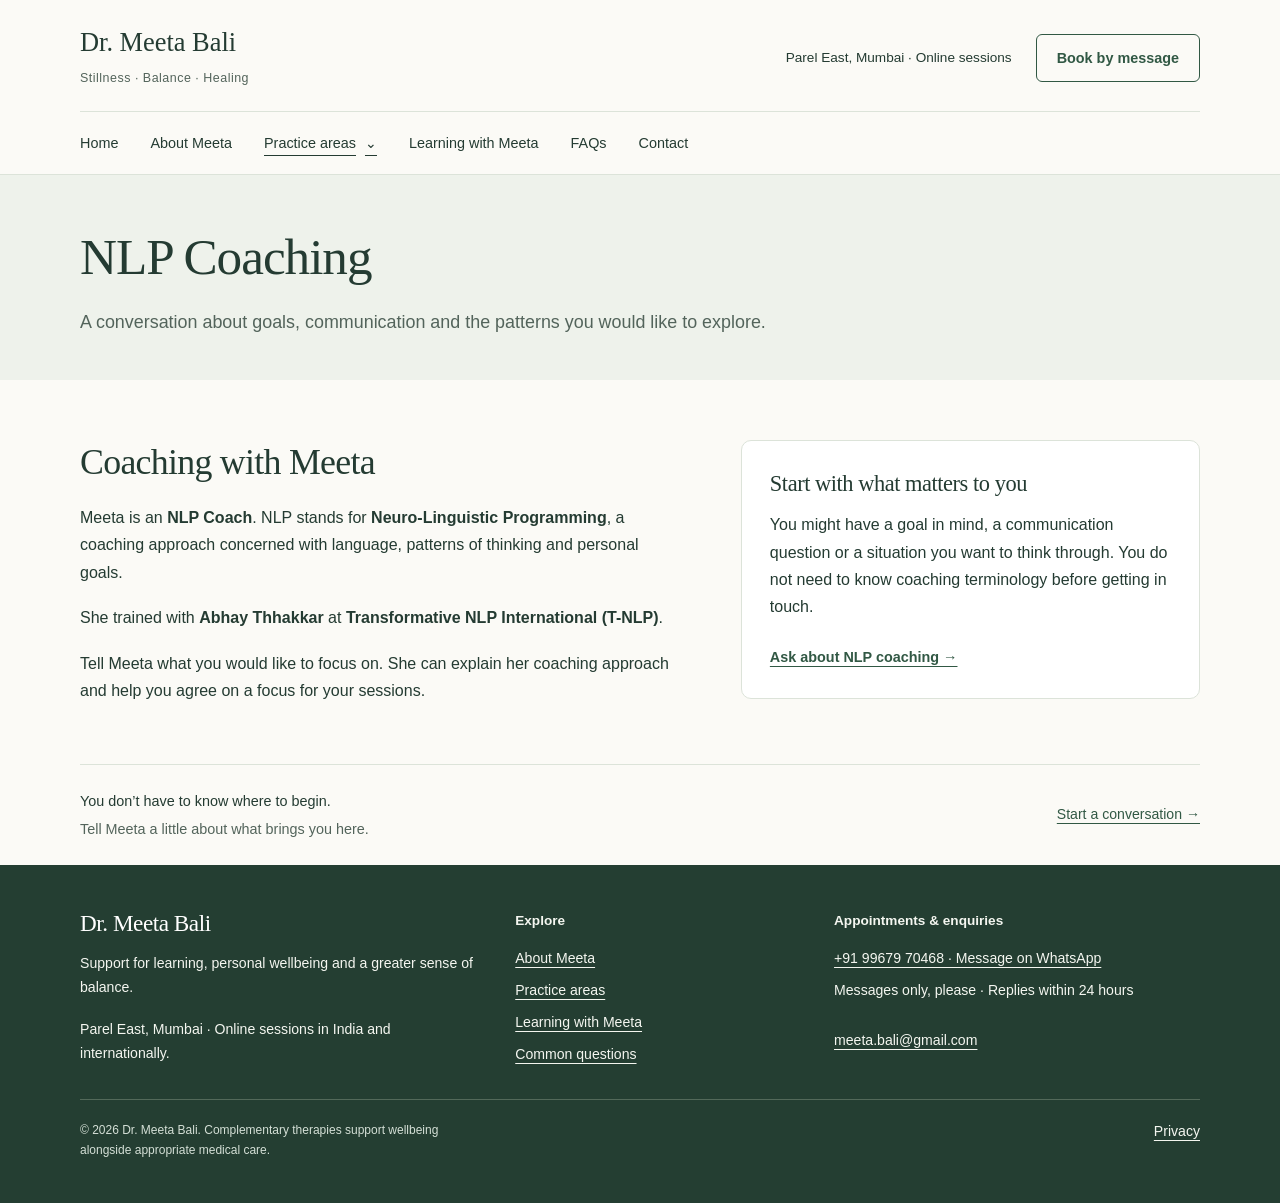
<file: nlp-coaching.html>
<!doctype html>
<html lang="en"><head><meta charset="utf-8"><meta name="viewport" content="width=device-width,initial-scale=1"><meta name="site-revision" content="2026-11-17-final-review"><title>NLP Coaching | Dr. Meeta Bali</title><meta name="description" content="Neuro-Linguistic Programming coaching with Dr. Meeta Bali. Ask about her approach, your goals and online or in-person sessions."><meta name="theme-color" content="#315844"><style>
:root{--ink:#243b32;--muted:#53645b;--green:#315844;--paper:#fbfaf6;--tint:#eef2eb;--line:#dce3d9;--white:#fff;--accent:#826147}
*{box-sizing:border-box}html{scroll-behavior:smooth}body{margin:0;color:var(--ink);background:var(--paper);font:16px/1.7 Arial,Helvetica,sans-serif}a{color:var(--green);text-underline-offset:4px}a:hover{text-decoration-thickness:2px}img{max-width:100%;display:block}button{font:inherit;cursor:pointer}a,button,summary{-webkit-tap-highlight-color:transparent}a:focus-visible,button:focus-visible,summary:focus-visible{outline:3px solid #9a5834;outline-offset:5px}[hidden]{display:none!important}.wrap{width:min(1120px,calc(100% - 64px));margin-inline:auto}.reading{max-width:760px}.center{margin-inline:auto}p{margin:0 0 1.15rem}p:last-child{margin-bottom:0}h1,h2,h3{color:var(--ink);font-family:Georgia,'Times New Roman',serif;font-weight:400;letter-spacing:-.02em;overflow-wrap:break-word}h1{font-size:clamp(2.25rem,4vw,3.5rem);line-height:1.16;margin:0 0 1.25rem}h2{font-size:clamp(1.8rem,2.8vw,2.45rem);line-height:1.23;margin:0 0 1.25rem}h3{font-size:1.4rem;line-height:1.32;margin:0 0 .8rem}.lead{font-size:1.12rem;line-height:1.75;max-width:730px}.eyebrow{font-size:.75rem;font-weight:700;letter-spacing:.12em;text-transform:uppercase;color:var(--accent);margin:0 0 1rem}.small{font-size:.88rem;color:var(--muted)}.skip-link{position:absolute;width:1px;height:1px;padding:0;margin:-1px;overflow:hidden;clip-path:inset(50%);white-space:nowrap}.skip-link:focus-visible{position:fixed;top:12px;left:12px;width:auto;height:auto;margin:0;padding:12px 18px;clip-path:none;background:#fff;z-index:1000;box-shadow:0 3px 16px #0002}header{background:var(--paper);border-bottom:1px solid var(--line)}.topbar{display:flex;justify-content:space-between;align-items:center;gap:24px;padding:26px 0 22px}.brand{text-decoration:none;color:var(--ink)}.brand-name{display:block;font:1.65rem/1.25 Georgia,serif}.brand-subtitle{display:block;margin-top:9px;font-size:.78rem;letter-spacing:.04em;color:var(--muted)}.header-meta{display:flex;gap:24px;align-items:center;font-size:.85rem}.header-meta a{text-decoration:none}.button{display:inline-flex;align-items:center;justify-content:center;gap:8px;background:var(--green);color:#fff;text-decoration:none;font:600 .9rem/1.4 Arial,sans-serif;padding:13px 20px;border:1px solid var(--green);border-radius:6px;min-height:46px}.button:hover{background:#244532;color:#fff}.button.secondary{background:transparent;color:var(--green)}.button.secondary:hover{background:var(--tint)}.navlinks{display:flex;justify-content:space-between;align-items:center;gap:12px;border-top:1px solid var(--line);padding:14px 0}.navlinks a{font-size:.83rem;line-height:1.4;text-decoration:none;padding:7px 0;color:var(--ink)}.navlinks a[aria-current=page]{text-decoration:underline;text-decoration-color:var(--green);text-decoration-thickness:2px;text-underline-offset:7px}.menu{display:none;background:transparent;border:1px solid var(--line);border-radius:5px;padding:8px 12px;color:var(--ink)}.hero{padding:64px 0;background:linear-gradient(110deg,#fbfaf6,#eef2eb)}.hero-grid{display:grid;grid-template-columns:minmax(0,1.5fr) minmax(0,1fr);gap:70px;align-items:center}.hero h1{font-size:clamp(2.6rem,4.8vw,3.9rem)}.portrait{margin:0;width:100%;max-width:350px;justify-self:end}.portrait img{width:100%;height:auto;aspect-ratio:1;object-fit:cover;border-radius:12px}.portrait figcaption{font-size:.82rem;color:var(--muted);margin-top:12px}.actions{display:flex;gap:12px;flex-wrap:wrap;margin-top:26px}.hero .small{margin-top:18px}.section{padding:60px 0}.tint{background:var(--tint)}.section-title{max-width:720px;margin-bottom:30px}.grid{display:grid;grid-template-columns:repeat(2,minmax(0,1fr));gap:24px}.grid.three{grid-template-columns:repeat(3,minmax(0,1fr))}.split{display:grid;grid-template-columns:minmax(0,1.3fr) minmax(0,1fr);gap:64px;align-items:start}.card{background:var(--white);border:1px solid var(--line);border-radius:10px;padding:28px}.service{display:flex;flex-direction:column}.service p{color:var(--muted)}.service>a:last-child{margin-top:auto;padding-top:8px;font-size:.9rem;font-weight:600}.page-title{padding:52px 0 42px;background:var(--tint)}.page-title .lead{color:var(--muted)}.article-block+.article-block{margin-top:36px}.article-block h3{margin-top:24px}.list{padding-left:22px;margin:0 0 1.1rem}.list li+li{margin-top:8px}.ref{font:700 .73rem Arial,sans-serif;vertical-align:super;white-space:nowrap;margin-left:4px;text-decoration:none}.sources{border-top:1px solid var(--line);padding-top:24px;margin-top:38px;color:var(--muted);font-size:.85rem}.sources h2{font:600 1rem/1.5 Arial,sans-serif;letter-spacing:0;margin:0 0 12px}.sources ol{padding-left:22px;margin:0}.sources li{margin-bottom:10px;scroll-margin-top:20px}.sources a{overflow-wrap:anywhere}.source-note{font-size:.85rem;color:var(--muted);border-left:3px solid #b3c3af;padding-left:18px;margin-top:24px}.quote{border-left:3px solid #b3c3af;margin:30px 0;padding:4px 0 4px 24px;font:italic 1.4rem/1.6 Georgia,serif}.cta{display:flex;justify-content:space-between;align-items:center;gap:35px;border-top:1px solid var(--line);padding:38px 0}.cta h2{font-size:1.8rem;margin-bottom:10px}.cta p{max-width:700px}.cta .button{flex-shrink:0}.faq{border-bottom:1px solid var(--line)}.faq summary{padding:20px 25px 20px 0;cursor:pointer;font-weight:600}.faq>div{padding:0 0 20px;color:var(--muted)}.video-box{aspect-ratio:16/9;background:#e5ebe0;border:1px solid var(--line);border-radius:8px;display:flex;align-items:center;justify-content:center;flex-direction:column;padding:20px;gap:14px;margin:20px 0}.video-box p{text-align:center;margin:0;font-size:.8rem;color:var(--muted)}.video-box.loaded{padding:0}.video-box iframe{width:100%;height:100%;border:0;border-radius:8px}.video-card>p{font-size:.95rem}.video-card h3{font-size:1.3rem}.qualifications{margin:0}.qualification{padding:22px 0;border-bottom:1px solid var(--line)}.qualification:first-child{padding-top:0}.qualification h3{font-size:1.25rem;margin-bottom:8px}.contact-number{display:block;font:1.7rem/1.35 Georgia,serif;margin:14px 0;white-space:nowrap}.contact-item{padding:22px 0;border-bottom:1px solid var(--line)}.contact-item:first-child{padding-top:0}.contact-item h3{font:700 .85rem/1.5 Arial,sans-serif;letter-spacing:0;margin-bottom:8px}.contact-item a{overflow-wrap:anywhere}.footer{background:#243e32;color:#f4f6f0;padding:44px 0 24px}.footer a{color:#f4f6f0}.footer-grid{display:grid;grid-template-columns:1.2fr 1fr 1.2fr;gap:36px}.footer h2{color:#fff;font-size:1.45rem;margin-bottom:14px}.footer p,.footer a{font-size:.88rem}.footer-links{display:flex;flex-direction:column;align-items:start;gap:8px}.footer-links strong{font-size:.85rem;margin-bottom:7px}.footer-bottom{border-top:1px solid #53695a;margin-top:32px;padding-top:20px;display:flex;justify-content:space-between;gap:30px;font-size:.75rem;color:#d4dfd6}.footer-bottom p{max-width:740px;font-size:.75rem}.badge-row{display:flex;flex-wrap:wrap;gap:12px;margin:22px 0}.badge{font-size:.78rem;padding:5px 10px;border:1px solid #b9cbb8;border-radius:4px}.plain-link{font-size:.9rem;font-weight:600}.rule{border:0;border-top:1px solid var(--line);margin:32px 0}section[id],article[id]{scroll-margin-top:24px}
@media(max-width:1020px){.header-meta .location{display:none}.navlinks{flex-wrap:wrap;justify-content:flex-start;gap:8px 24px}.hero-grid{gap:40px}.split{gap:35px}}
@media(max-width:760px){.wrap{width:calc(100% - 40px)}.topbar{padding:20px 0;gap:16px}.brand-name{font-size:1.4rem}.brand-subtitle{font-size:.72rem;margin-top:8px}.header-meta{display:none}.js .menu{display:block}.navlinks{gap:10px 20px;padding:16px 0}.js .navlinks{display:none}.js .navlinks.open{display:flex;flex-direction:column;align-items:stretch;gap:4px}.navlinks a{font-size:.93rem;padding:10px 0}.hero{padding:38px 0 44px}.hero-grid{grid-template-columns:1fr;gap:32px}.hero h1{font-size:2.55rem}.portrait{justify-self:start;max-width:280px}.section{padding:40px 0}.page-title{padding:38px 0 30px}.grid,.grid.three,.split,.footer-grid{grid-template-columns:1fr;gap:24px}.card{padding:24px}.lead{font-size:1.05rem}.cta{flex-direction:column;align-items:start;gap:20px;padding:30px 0}.footer-bottom{flex-direction:column;gap:14px}.footer{padding-top:35px}.sources{margin-top:28px}.quote{font-size:1.2rem}.section-title{margin-bottom:24px}}
@media(max-width:360px){.wrap{width:calc(100% - 32px)}.brand-name{font-size:1.25rem}.brand-subtitle{font-size:.65rem}.menu{padding:7px 9px}.actions{flex-direction:column;align-items:stretch}.contact-number{font-size:1.5rem}}
@media(prefers-reduced-motion:reduce){html{scroll-behavior:auto}}

/* September 24: personal introduction and quieter contact invitation */
.credential-strip{padding:25px 0;border-top:1px solid var(--line);border-bottom:1px solid var(--line)}.credentials{display:grid;grid-template-columns:1fr 1.5fr 1.5fr 1fr;gap:24px;align-items:start}.credential{font-size:.85rem;line-height:1.55}.credential strong{display:block;font-weight:600;margin-bottom:5px}.credential span{display:block;color:var(--muted);font-size:.78rem}.gentle-contact{border-top:1px solid var(--line);padding:24px 0;display:flex;justify-content:space-between;align-items:center;gap:24px}.gentle-contact p{font-size:.9rem;color:var(--muted);margin:0}.gentle-contact strong{display:block;color:var(--ink);font-weight:500;margin-bottom:3px}.gentle-contact>a{font-size:.88rem;white-space:nowrap}.hero h1{font-size:clamp(2.5rem,4.4vw,3.65rem)}.hero .lead{font-size:1rem;line-height:1.7}.about-voice p{font:400 1rem/1.7 Arial,Helvetica,sans-serif}.session-steps{counter-reset:step;list-style:none;padding:0}.session-steps li{counter-increment:step;padding:20px 0 20px 44px;position:relative;border-bottom:1px solid var(--line)}.session-steps li:before{content:counter(step,decimal-leading-zero);position:absolute;left:0;top:23px;color:var(--accent);font-size:.85rem}.session-steps h3{font-size:1.25rem}.session-steps p{margin:0}.article-block .source-note{font-size:.87rem}
@media(max-width:900px){.credentials{grid-template-columns:1fr 1fr;gap:24px}.gentle-contact{flex-direction:column;align-items:start;gap:10px}}
@media(max-width:420px){.credentials{grid-template-columns:1fr}.credential-strip{padding:22px 0}.credentials{gap:16px}.credential{padding-bottom:12px;border-bottom:1px solid var(--line)}.credential:last-child{border:0;padding:0}}

/* Shared navigation and calmer editorial hierarchy */
.navlinks{justify-content:flex-start;gap:32px}.navlinks>a,.practice-nav>summary{font-size:.9rem}.practice-nav{position:relative}.practice-nav>summary{list-style:none;cursor:pointer;padding:7px 0;line-height:1.4}.practice-nav>summary::-webkit-details-marker{display:none}.practice-nav>summary:after{content:'⌄';margin-left:9px}.practice-nav[open]>summary:after{content:'⌃'}.practice-menu{position:absolute;top:100%;left:-16px;z-index:50;width:292px;background:var(--paper);padding:14px 18px;border:1px solid var(--line);border-radius:8px;box-shadow:0 12px 24px #243b3212;display:grid;gap:4px}.practice-menu a{display:block;padding:10px 4px}.navlinks a[aria-current=page],.practice-nav.is-current>summary{text-decoration:underline;text-underline-offset:7px}.hero .hero-grid{grid-template-columns:minmax(0,1.55fr) minmax(0,1fr)}.hero .lead{font-size:1.08rem}.hero p{max-width:650px}.hero .eyebrow{letter-spacing:.07em}.hero h1{font-size:clamp(2.5rem,4.4vw,3.65rem);max-width:740px}.hero .portrait{max-width:340px}.section-intro{max-width:740px;margin-bottom:30px}.path-card{padding:34px}.path-card h3{font-size:1.8rem}.path-links{list-style:none;padding:0;margin:22px 0 0}.path-links li{border-top:1px solid var(--line);padding:13px 0}.path-links a{display:flex;justify-content:space-between;gap:16px;text-decoration:none;font-size:.95rem;font-weight:600}.path-links a:hover{text-decoration:underline}.path-links span{font-weight:400}.path-note{font-size:.88rem;color:var(--muted);margin-top:12px}.credential strong{font-size:.88rem}.credentials{grid-template-columns:repeat(4,minmax(0,1fr))}.credentials .credential span{font-size:.8rem}.short-bio{max-width:720px}.contact-strip{padding:32px;background:var(--tint);border-radius:10px}.contact-strip .contact-number{font-size:1.6rem}.page-title .eyebrow{margin-bottom:14px}.page-title h1{max-width:850px}.reading>h2:not(:first-child){margin-top:36px}.facts{display:grid;gap:0}.facts div{padding:15px 0;border-bottom:1px solid var(--line)}.facts dt{font-weight:600}.facts dd{margin:4px 0 0;color:var(--muted);font-size:.95rem}.detail-note{font-size:.9rem;color:var(--muted);margin-top:20px}.footer-grid{grid-template-columns:1.2fr .85fr 1.1fr}.footer p{max-width:400px}.footer .footer-bottom{align-items:start}.quiet-link{font-size:.9rem}.session-steps h3{font-size:1.3rem}.video-box{background:linear-gradient(135deg,#dfe8d8,#f0f3eb);min-height:170px}.video-box .button{min-width:120px}.about-voice p{font:400 1rem/1.75 Arial,Helvetica,sans-serif}.qualification .small{margin-top:8px}.qualifications{margin-top:20px}.practice-group+.practice-group{margin-top:38px}.practice-group h2{font-size:1.65rem}.service h3{font-size:1.45rem}.faq summary{line-height:1.6}.gentle-contact strong{font-weight:400}.heading-note{display:block;font:400 1rem/1.65 Arial,Helvetica,sans-serif;color:var(--muted);letter-spacing:0;margin-top:12px}.mobile-book{display:none}.section .plain-link{display:inline-block;margin-top:6px}.contact-number{white-space:normal}.bio-research{border-left:3px solid #b3c3af;padding:0 0 0 22px;margin:26px 0}.lead-line{color:var(--muted);font-size:.9rem}.button:focus-visible{outline-offset:4px}.navlinks>a{white-space:nowrap}
@media(max-width:1020px){.navlinks{gap:22px}.header-meta{gap:18px}.practice-menu{width:270px}}
@media(max-width:760px){.hero .hero-grid{grid-template-columns:1fr}.navlinks{gap:4px}.practice-nav>summary{font-size:.93rem;padding:10px 0}.practice-menu{position:static;width:100%;box-shadow:none;border:0;border-left:2px solid #bdcdb8;border-radius:0;padding:0 0 0 18px;margin:4px 0 14px}.practice-menu a{font-size:.9rem;padding:9px 0}.path-card{padding:24px}.path-card h3{font-size:1.65rem}.contact-strip{padding:24px}.credentials{grid-template-columns:1fr 1fr}.hero .portrait{max-width:280px}.mobile-book{display:block}.hero .lead{font-size:1.03rem}.section-intro{margin-bottom:24px}}
@media(max-width:420px){.credentials{grid-template-columns:1fr 1fr;gap:20px 16px}.credential{border:0;padding:0}.credential strong{font-size:.82rem}.credentials .credential span{font-size:.76rem}.hero h1{font-size:2.35rem}.path-links a{font-size:.9rem}.brand-subtitle{font-size:.68rem}.contact-strip .contact-number{font-size:1.45rem}}

.video-card .video-title{font-size:1.3rem;line-height:1.35;margin-bottom:.8rem}
</style><script type="application/ld+json">{"@context": "https://schema.org", "@type": "Person", "name": "Dr. Meeta Bali", "jobTitle": "Special Educator, Craniosacral Practitioner and NLP Coach", "telephone": "+919967970468", "email": "meeta.bali@gmail.com", "workLocation": {"@type": "Place", "name": "Meeta’s clinic", "address": {"@type": "PostalAddress", "addressLocality": "Parel East, Mumbai", "addressCountry": "IN"}}}</script></head><body><a class="skip-link" href="#main">Skip to content</a><header><div class="wrap"><div class="topbar"><a class="brand" href="index.html"><span class="brand-name">Dr. Meeta Bali</span><span class="brand-subtitle">Stillness · Balance · Healing</span></a><div class="header-meta"><span class="location">Parel East, Mumbai · Online sessions</span><a class="button secondary" href="contact.html">Book by message</a></div><button class="menu" hidden aria-controls="site-nav" aria-expanded="false">Menu</button></div><nav class="navlinks" id="site-nav" aria-label="Main navigation"><a href="index.html">Home</a><a href="about.html">About Meeta</a><details class="practice-nav is-current"><summary>Practice areas</summary><div class="practice-menu"><a href="therapies.html">All practice areas</a><a href="special-education.html">Special Education</a><a href="craniosacral.html">Craniosacral Therapy</a><a href="constellations.html">Constellation Work</a><a href="breathwork.html">Breathwork &amp; Rebirthing</a><a href="nlp-coaching.html" aria-current="page">NLP Coaching</a></div></details><a href="teaching.html">Learning with Meeta</a><a href="resources.html">FAQs</a><a href="contact.html">Contact</a></nav></div></header><main id="main" tabindex="-1"><section class="page-title"><div class="wrap"><h1>NLP Coaching</h1><p class="lead">A conversation about goals, communication and the patterns you would like to explore.</p></div></section><section class="section"><div class="wrap"><div class="split"><div><h2>Coaching with Meeta</h2><p>Meeta is an <strong>NLP Coach</strong>. NLP stands for <strong>Neuro-Linguistic Programming</strong>, a coaching approach concerned with language, patterns of thinking and personal goals.</p><p>She trained with <strong>Abhay Thhakkar</strong> at <strong>Transformative NLP International (T-NLP)</strong>.</p><p>Tell Meeta what you would like to focus on. She can explain her coaching approach and help you agree on a focus for your sessions.</p></div><aside class="card"><h3>Start with what matters to you</h3><p>You might have a goal in mind, a communication question or a situation you want to think through. You do not need to know coaching terminology before getting in touch.</p><a class="plain-link" href="contact.html">Ask about NLP coaching →</a></aside></div></div></section><div class="wrap"><section class="gentle-contact" aria-label="Get in touch"><p><strong>You don’t have to know where to begin.</strong>Tell Meeta a little about what brings you here.</p><a href="contact.html">Start a conversation →</a></section></div></main><footer class="footer"><div class="wrap"><div class="footer-grid"><div><h2>Dr. Meeta Bali</h2><p>Support for learning, personal wellbeing and a greater sense of balance.</p><p>Parel East, Mumbai · Online sessions in India and internationally.</p></div><div class="footer-links"><strong>Explore</strong><a href="about.html">About Meeta</a><a href="therapies.html">Practice areas</a><a href="teaching.html">Learning with Meeta</a><a href="resources.html">Common questions</a></div><div class="footer-links"><strong>Appointments &amp; enquiries</strong><a href="https://wa.me/919967970468" target="_blank" rel="noopener noreferrer">+91 99679 70468 · Message on WhatsApp</a><p>Messages only, please · Replies within 24 hours</p><a href="mailto:meeta.bali@gmail.com">meeta.bali@gmail.com</a></div></div><div class="footer-bottom"><p>© 2026 Dr. Meeta Bali. Complementary therapies support wellbeing alongside appropriate medical care.</p><a href="privacy.html">Privacy</a></div></div></footer><script>'use strict';
document.documentElement.classList.add('js');
const menu=document.querySelector('.menu'),nav=document.querySelector('.navlinks'),practice=document.querySelector('.practice-nav');
function closeNav(){if(nav)nav.classList.remove('open');if(menu){menu.setAttribute('aria-expanded','false');menu.textContent='Menu';}if(practice)practice.open=false;}
if(menu&&nav){menu.hidden=false;menu.addEventListener('click',()=>{const open=nav.classList.toggle('open');menu.setAttribute('aria-expanded',String(open));menu.textContent=open?'Close':'Menu';if(!open&&practice)practice.open=false;});nav.querySelectorAll('a').forEach(a=>a.addEventListener('click',closeNav));}
document.addEventListener('keydown',e=>{if(e.key==='Escape'){if(practice&&practice.open){practice.open=false;practice.querySelector('summary').focus();}else if(nav&&nav.classList.contains('open')){closeNav();menu.focus();}}});
document.addEventListener('click',e=>{if(practice&&!practice.contains(e.target))practice.open=false;});
document.querySelectorAll('.video-load').forEach(button=>{button.hidden=false;button.addEventListener('click',()=>{const frame=document.createElement('iframe');frame.src='https://www.youtube-nocookie.com/embed/'+button.dataset.video+'?autoplay=1';frame.title=button.dataset.title;frame.allow='autoplay; encrypted-media; picture-in-picture';frame.allowFullscreen=true;frame.referrerPolicy='strict-origin-when-cross-origin';const box=button.closest('.video-box');box.classList.add('loaded');box.replaceChildren(frame);frame.focus();});});
</script></body></html>
</file>
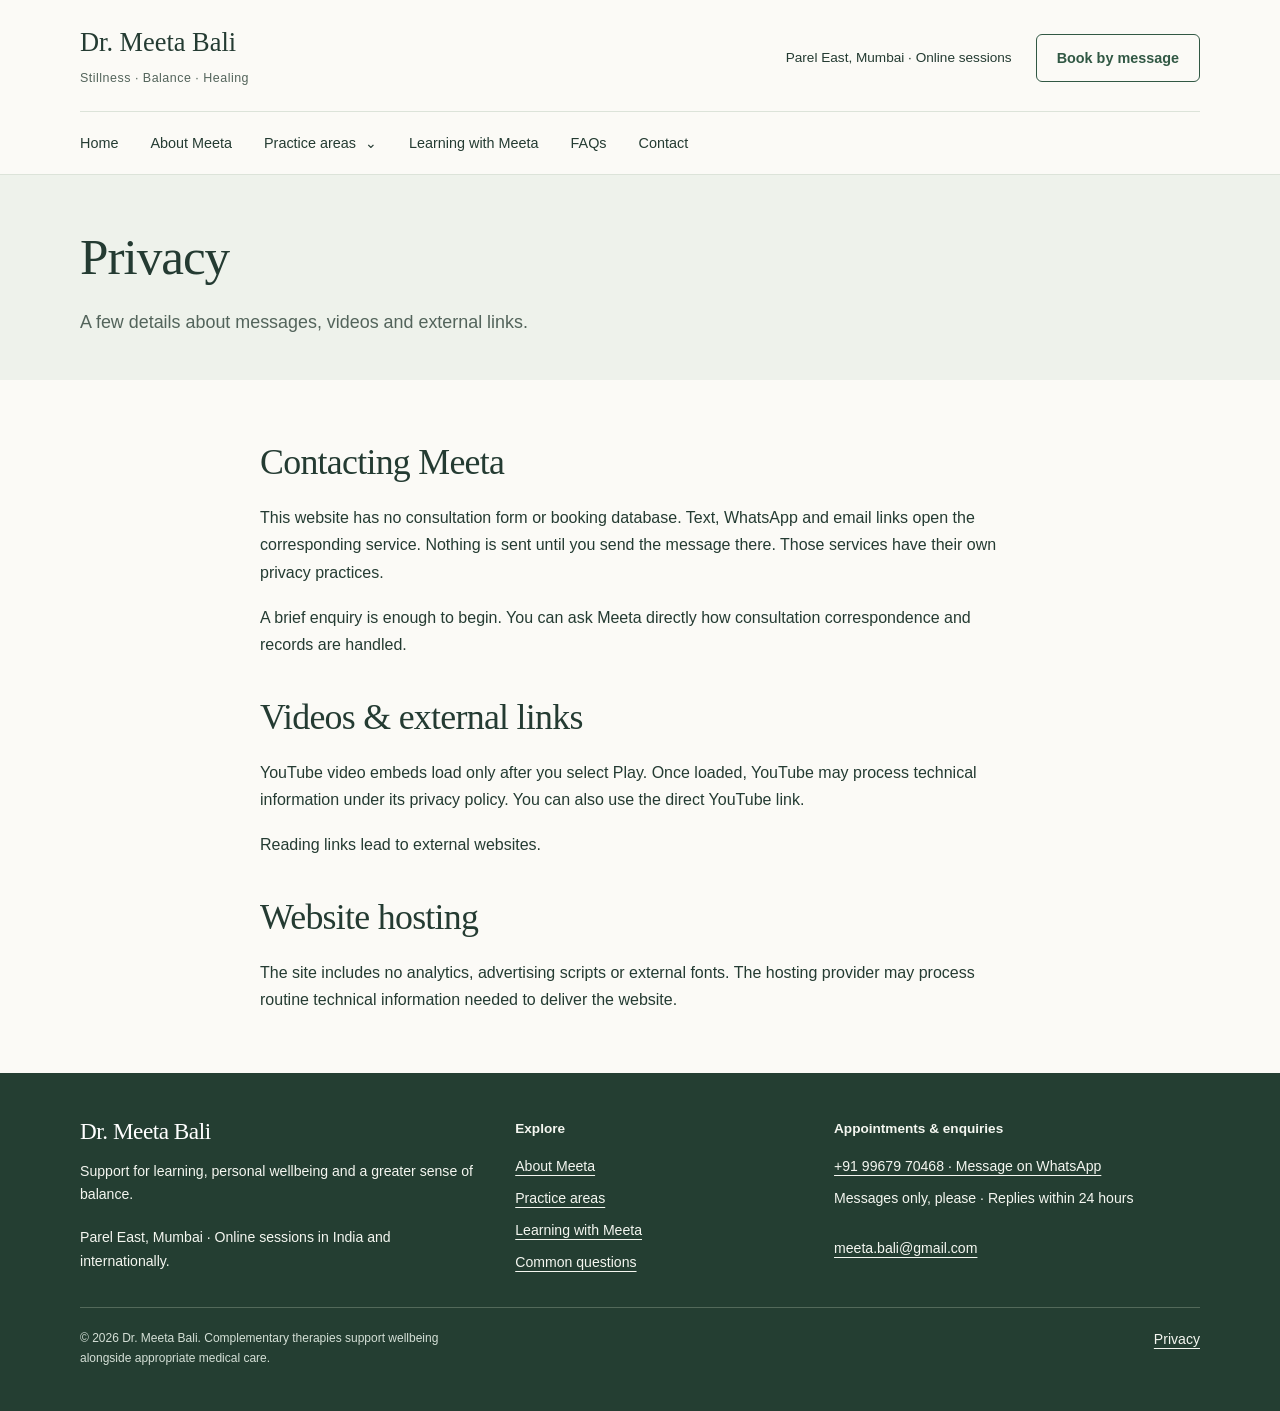
<file: privacy.html>
<!doctype html>
<html lang="en"><head><meta charset="utf-8"><meta name="viewport" content="width=device-width,initial-scale=1"><meta name="site-revision" content="2026-11-17-final-review"><title>Privacy | Dr. Meeta Bali</title><meta name="description" content="How contact links, external videos and hosting work on Dr. Meeta Bali’s website."><meta name="theme-color" content="#315844"><style>
:root{--ink:#243b32;--muted:#53645b;--green:#315844;--paper:#fbfaf6;--tint:#eef2eb;--line:#dce3d9;--white:#fff;--accent:#826147}
*{box-sizing:border-box}html{scroll-behavior:smooth}body{margin:0;color:var(--ink);background:var(--paper);font:16px/1.7 Arial,Helvetica,sans-serif}a{color:var(--green);text-underline-offset:4px}a:hover{text-decoration-thickness:2px}img{max-width:100%;display:block}button{font:inherit;cursor:pointer}a,button,summary{-webkit-tap-highlight-color:transparent}a:focus-visible,button:focus-visible,summary:focus-visible{outline:3px solid #9a5834;outline-offset:5px}[hidden]{display:none!important}.wrap{width:min(1120px,calc(100% - 64px));margin-inline:auto}.reading{max-width:760px}.center{margin-inline:auto}p{margin:0 0 1.15rem}p:last-child{margin-bottom:0}h1,h2,h3{color:var(--ink);font-family:Georgia,'Times New Roman',serif;font-weight:400;letter-spacing:-.02em;overflow-wrap:break-word}h1{font-size:clamp(2.25rem,4vw,3.5rem);line-height:1.16;margin:0 0 1.25rem}h2{font-size:clamp(1.8rem,2.8vw,2.45rem);line-height:1.23;margin:0 0 1.25rem}h3{font-size:1.4rem;line-height:1.32;margin:0 0 .8rem}.lead{font-size:1.12rem;line-height:1.75;max-width:730px}.eyebrow{font-size:.75rem;font-weight:700;letter-spacing:.12em;text-transform:uppercase;color:var(--accent);margin:0 0 1rem}.small{font-size:.88rem;color:var(--muted)}.skip-link{position:absolute;width:1px;height:1px;padding:0;margin:-1px;overflow:hidden;clip-path:inset(50%);white-space:nowrap}.skip-link:focus-visible{position:fixed;top:12px;left:12px;width:auto;height:auto;margin:0;padding:12px 18px;clip-path:none;background:#fff;z-index:1000;box-shadow:0 3px 16px #0002}header{background:var(--paper);border-bottom:1px solid var(--line)}.topbar{display:flex;justify-content:space-between;align-items:center;gap:24px;padding:26px 0 22px}.brand{text-decoration:none;color:var(--ink)}.brand-name{display:block;font:1.65rem/1.25 Georgia,serif}.brand-subtitle{display:block;margin-top:9px;font-size:.78rem;letter-spacing:.04em;color:var(--muted)}.header-meta{display:flex;gap:24px;align-items:center;font-size:.85rem}.header-meta a{text-decoration:none}.button{display:inline-flex;align-items:center;justify-content:center;gap:8px;background:var(--green);color:#fff;text-decoration:none;font:600 .9rem/1.4 Arial,sans-serif;padding:13px 20px;border:1px solid var(--green);border-radius:6px;min-height:46px}.button:hover{background:#244532;color:#fff}.button.secondary{background:transparent;color:var(--green)}.button.secondary:hover{background:var(--tint)}.navlinks{display:flex;justify-content:space-between;align-items:center;gap:12px;border-top:1px solid var(--line);padding:14px 0}.navlinks a{font-size:.83rem;line-height:1.4;text-decoration:none;padding:7px 0;color:var(--ink)}.navlinks a[aria-current=page]{text-decoration:underline;text-decoration-color:var(--green);text-decoration-thickness:2px;text-underline-offset:7px}.menu{display:none;background:transparent;border:1px solid var(--line);border-radius:5px;padding:8px 12px;color:var(--ink)}.hero{padding:64px 0;background:linear-gradient(110deg,#fbfaf6,#eef2eb)}.hero-grid{display:grid;grid-template-columns:minmax(0,1.5fr) minmax(0,1fr);gap:70px;align-items:center}.hero h1{font-size:clamp(2.6rem,4.8vw,3.9rem)}.portrait{margin:0;width:100%;max-width:350px;justify-self:end}.portrait img{width:100%;height:auto;aspect-ratio:1;object-fit:cover;border-radius:12px}.portrait figcaption{font-size:.82rem;color:var(--muted);margin-top:12px}.actions{display:flex;gap:12px;flex-wrap:wrap;margin-top:26px}.hero .small{margin-top:18px}.section{padding:60px 0}.tint{background:var(--tint)}.section-title{max-width:720px;margin-bottom:30px}.grid{display:grid;grid-template-columns:repeat(2,minmax(0,1fr));gap:24px}.grid.three{grid-template-columns:repeat(3,minmax(0,1fr))}.split{display:grid;grid-template-columns:minmax(0,1.3fr) minmax(0,1fr);gap:64px;align-items:start}.card{background:var(--white);border:1px solid var(--line);border-radius:10px;padding:28px}.service{display:flex;flex-direction:column}.service p{color:var(--muted)}.service>a:last-child{margin-top:auto;padding-top:8px;font-size:.9rem;font-weight:600}.page-title{padding:52px 0 42px;background:var(--tint)}.page-title .lead{color:var(--muted)}.article-block+.article-block{margin-top:36px}.article-block h3{margin-top:24px}.list{padding-left:22px;margin:0 0 1.1rem}.list li+li{margin-top:8px}.ref{font:700 .73rem Arial,sans-serif;vertical-align:super;white-space:nowrap;margin-left:4px;text-decoration:none}.sources{border-top:1px solid var(--line);padding-top:24px;margin-top:38px;color:var(--muted);font-size:.85rem}.sources h2{font:600 1rem/1.5 Arial,sans-serif;letter-spacing:0;margin:0 0 12px}.sources ol{padding-left:22px;margin:0}.sources li{margin-bottom:10px;scroll-margin-top:20px}.sources a{overflow-wrap:anywhere}.source-note{font-size:.85rem;color:var(--muted);border-left:3px solid #b3c3af;padding-left:18px;margin-top:24px}.quote{border-left:3px solid #b3c3af;margin:30px 0;padding:4px 0 4px 24px;font:italic 1.4rem/1.6 Georgia,serif}.cta{display:flex;justify-content:space-between;align-items:center;gap:35px;border-top:1px solid var(--line);padding:38px 0}.cta h2{font-size:1.8rem;margin-bottom:10px}.cta p{max-width:700px}.cta .button{flex-shrink:0}.faq{border-bottom:1px solid var(--line)}.faq summary{padding:20px 25px 20px 0;cursor:pointer;font-weight:600}.faq>div{padding:0 0 20px;color:var(--muted)}.video-box{aspect-ratio:16/9;background:#e5ebe0;border:1px solid var(--line);border-radius:8px;display:flex;align-items:center;justify-content:center;flex-direction:column;padding:20px;gap:14px;margin:20px 0}.video-box p{text-align:center;margin:0;font-size:.8rem;color:var(--muted)}.video-box.loaded{padding:0}.video-box iframe{width:100%;height:100%;border:0;border-radius:8px}.video-card>p{font-size:.95rem}.video-card h3{font-size:1.3rem}.qualifications{margin:0}.qualification{padding:22px 0;border-bottom:1px solid var(--line)}.qualification:first-child{padding-top:0}.qualification h3{font-size:1.25rem;margin-bottom:8px}.contact-number{display:block;font:1.7rem/1.35 Georgia,serif;margin:14px 0;white-space:nowrap}.contact-item{padding:22px 0;border-bottom:1px solid var(--line)}.contact-item:first-child{padding-top:0}.contact-item h3{font:700 .85rem/1.5 Arial,sans-serif;letter-spacing:0;margin-bottom:8px}.contact-item a{overflow-wrap:anywhere}.footer{background:#243e32;color:#f4f6f0;padding:44px 0 24px}.footer a{color:#f4f6f0}.footer-grid{display:grid;grid-template-columns:1.2fr 1fr 1.2fr;gap:36px}.footer h2{color:#fff;font-size:1.45rem;margin-bottom:14px}.footer p,.footer a{font-size:.88rem}.footer-links{display:flex;flex-direction:column;align-items:start;gap:8px}.footer-links strong{font-size:.85rem;margin-bottom:7px}.footer-bottom{border-top:1px solid #53695a;margin-top:32px;padding-top:20px;display:flex;justify-content:space-between;gap:30px;font-size:.75rem;color:#d4dfd6}.footer-bottom p{max-width:740px;font-size:.75rem}.badge-row{display:flex;flex-wrap:wrap;gap:12px;margin:22px 0}.badge{font-size:.78rem;padding:5px 10px;border:1px solid #b9cbb8;border-radius:4px}.plain-link{font-size:.9rem;font-weight:600}.rule{border:0;border-top:1px solid var(--line);margin:32px 0}section[id],article[id]{scroll-margin-top:24px}
@media(max-width:1020px){.header-meta .location{display:none}.navlinks{flex-wrap:wrap;justify-content:flex-start;gap:8px 24px}.hero-grid{gap:40px}.split{gap:35px}}
@media(max-width:760px){.wrap{width:calc(100% - 40px)}.topbar{padding:20px 0;gap:16px}.brand-name{font-size:1.4rem}.brand-subtitle{font-size:.72rem;margin-top:8px}.header-meta{display:none}.js .menu{display:block}.navlinks{gap:10px 20px;padding:16px 0}.js .navlinks{display:none}.js .navlinks.open{display:flex;flex-direction:column;align-items:stretch;gap:4px}.navlinks a{font-size:.93rem;padding:10px 0}.hero{padding:38px 0 44px}.hero-grid{grid-template-columns:1fr;gap:32px}.hero h1{font-size:2.55rem}.portrait{justify-self:start;max-width:280px}.section{padding:40px 0}.page-title{padding:38px 0 30px}.grid,.grid.three,.split,.footer-grid{grid-template-columns:1fr;gap:24px}.card{padding:24px}.lead{font-size:1.05rem}.cta{flex-direction:column;align-items:start;gap:20px;padding:30px 0}.footer-bottom{flex-direction:column;gap:14px}.footer{padding-top:35px}.sources{margin-top:28px}.quote{font-size:1.2rem}.section-title{margin-bottom:24px}}
@media(max-width:360px){.wrap{width:calc(100% - 32px)}.brand-name{font-size:1.25rem}.brand-subtitle{font-size:.65rem}.menu{padding:7px 9px}.actions{flex-direction:column;align-items:stretch}.contact-number{font-size:1.5rem}}
@media(prefers-reduced-motion:reduce){html{scroll-behavior:auto}}

/* September 24: personal introduction and quieter contact invitation */
.credential-strip{padding:25px 0;border-top:1px solid var(--line);border-bottom:1px solid var(--line)}.credentials{display:grid;grid-template-columns:1fr 1.5fr 1.5fr 1fr;gap:24px;align-items:start}.credential{font-size:.85rem;line-height:1.55}.credential strong{display:block;font-weight:600;margin-bottom:5px}.credential span{display:block;color:var(--muted);font-size:.78rem}.gentle-contact{border-top:1px solid var(--line);padding:24px 0;display:flex;justify-content:space-between;align-items:center;gap:24px}.gentle-contact p{font-size:.9rem;color:var(--muted);margin:0}.gentle-contact strong{display:block;color:var(--ink);font-weight:500;margin-bottom:3px}.gentle-contact>a{font-size:.88rem;white-space:nowrap}.hero h1{font-size:clamp(2.5rem,4.4vw,3.65rem)}.hero .lead{font-size:1rem;line-height:1.7}.about-voice p{font:400 1rem/1.7 Arial,Helvetica,sans-serif}.session-steps{counter-reset:step;list-style:none;padding:0}.session-steps li{counter-increment:step;padding:20px 0 20px 44px;position:relative;border-bottom:1px solid var(--line)}.session-steps li:before{content:counter(step,decimal-leading-zero);position:absolute;left:0;top:23px;color:var(--accent);font-size:.85rem}.session-steps h3{font-size:1.25rem}.session-steps p{margin:0}.article-block .source-note{font-size:.87rem}
@media(max-width:900px){.credentials{grid-template-columns:1fr 1fr;gap:24px}.gentle-contact{flex-direction:column;align-items:start;gap:10px}}
@media(max-width:420px){.credentials{grid-template-columns:1fr}.credential-strip{padding:22px 0}.credentials{gap:16px}.credential{padding-bottom:12px;border-bottom:1px solid var(--line)}.credential:last-child{border:0;padding:0}}

/* Shared navigation and calmer editorial hierarchy */
.navlinks{justify-content:flex-start;gap:32px}.navlinks>a,.practice-nav>summary{font-size:.9rem}.practice-nav{position:relative}.practice-nav>summary{list-style:none;cursor:pointer;padding:7px 0;line-height:1.4}.practice-nav>summary::-webkit-details-marker{display:none}.practice-nav>summary:after{content:'⌄';margin-left:9px}.practice-nav[open]>summary:after{content:'⌃'}.practice-menu{position:absolute;top:100%;left:-16px;z-index:50;width:292px;background:var(--paper);padding:14px 18px;border:1px solid var(--line);border-radius:8px;box-shadow:0 12px 24px #243b3212;display:grid;gap:4px}.practice-menu a{display:block;padding:10px 4px}.navlinks a[aria-current=page],.practice-nav.is-current>summary{text-decoration:underline;text-underline-offset:7px}.hero .hero-grid{grid-template-columns:minmax(0,1.55fr) minmax(0,1fr)}.hero .lead{font-size:1.08rem}.hero p{max-width:650px}.hero .eyebrow{letter-spacing:.07em}.hero h1{font-size:clamp(2.5rem,4.4vw,3.65rem);max-width:740px}.hero .portrait{max-width:340px}.section-intro{max-width:740px;margin-bottom:30px}.path-card{padding:34px}.path-card h3{font-size:1.8rem}.path-links{list-style:none;padding:0;margin:22px 0 0}.path-links li{border-top:1px solid var(--line);padding:13px 0}.path-links a{display:flex;justify-content:space-between;gap:16px;text-decoration:none;font-size:.95rem;font-weight:600}.path-links a:hover{text-decoration:underline}.path-links span{font-weight:400}.path-note{font-size:.88rem;color:var(--muted);margin-top:12px}.credential strong{font-size:.88rem}.credentials{grid-template-columns:repeat(4,minmax(0,1fr))}.credentials .credential span{font-size:.8rem}.short-bio{max-width:720px}.contact-strip{padding:32px;background:var(--tint);border-radius:10px}.contact-strip .contact-number{font-size:1.6rem}.page-title .eyebrow{margin-bottom:14px}.page-title h1{max-width:850px}.reading>h2:not(:first-child){margin-top:36px}.facts{display:grid;gap:0}.facts div{padding:15px 0;border-bottom:1px solid var(--line)}.facts dt{font-weight:600}.facts dd{margin:4px 0 0;color:var(--muted);font-size:.95rem}.detail-note{font-size:.9rem;color:var(--muted);margin-top:20px}.footer-grid{grid-template-columns:1.2fr .85fr 1.1fr}.footer p{max-width:400px}.footer .footer-bottom{align-items:start}.quiet-link{font-size:.9rem}.session-steps h3{font-size:1.3rem}.video-box{background:linear-gradient(135deg,#dfe8d8,#f0f3eb);min-height:170px}.video-box .button{min-width:120px}.about-voice p{font:400 1rem/1.75 Arial,Helvetica,sans-serif}.qualification .small{margin-top:8px}.qualifications{margin-top:20px}.practice-group+.practice-group{margin-top:38px}.practice-group h2{font-size:1.65rem}.service h3{font-size:1.45rem}.faq summary{line-height:1.6}.gentle-contact strong{font-weight:400}.heading-note{display:block;font:400 1rem/1.65 Arial,Helvetica,sans-serif;color:var(--muted);letter-spacing:0;margin-top:12px}.mobile-book{display:none}.section .plain-link{display:inline-block;margin-top:6px}.contact-number{white-space:normal}.bio-research{border-left:3px solid #b3c3af;padding:0 0 0 22px;margin:26px 0}.lead-line{color:var(--muted);font-size:.9rem}.button:focus-visible{outline-offset:4px}.navlinks>a{white-space:nowrap}
@media(max-width:1020px){.navlinks{gap:22px}.header-meta{gap:18px}.practice-menu{width:270px}}
@media(max-width:760px){.hero .hero-grid{grid-template-columns:1fr}.navlinks{gap:4px}.practice-nav>summary{font-size:.93rem;padding:10px 0}.practice-menu{position:static;width:100%;box-shadow:none;border:0;border-left:2px solid #bdcdb8;border-radius:0;padding:0 0 0 18px;margin:4px 0 14px}.practice-menu a{font-size:.9rem;padding:9px 0}.path-card{padding:24px}.path-card h3{font-size:1.65rem}.contact-strip{padding:24px}.credentials{grid-template-columns:1fr 1fr}.hero .portrait{max-width:280px}.mobile-book{display:block}.hero .lead{font-size:1.03rem}.section-intro{margin-bottom:24px}}
@media(max-width:420px){.credentials{grid-template-columns:1fr 1fr;gap:20px 16px}.credential{border:0;padding:0}.credential strong{font-size:.82rem}.credentials .credential span{font-size:.76rem}.hero h1{font-size:2.35rem}.path-links a{font-size:.9rem}.brand-subtitle{font-size:.68rem}.contact-strip .contact-number{font-size:1.45rem}}

.video-card .video-title{font-size:1.3rem;line-height:1.35;margin-bottom:.8rem}
</style><script type="application/ld+json">{"@context": "https://schema.org", "@type": "Person", "name": "Dr. Meeta Bali", "jobTitle": "Special Educator, Craniosacral Practitioner and NLP Coach", "telephone": "+919967970468", "email": "meeta.bali@gmail.com", "workLocation": {"@type": "Place", "name": "Meeta’s clinic", "address": {"@type": "PostalAddress", "addressLocality": "Parel East, Mumbai", "addressCountry": "IN"}}}</script></head><body><a class="skip-link" href="#main">Skip to content</a><header><div class="wrap"><div class="topbar"><a class="brand" href="index.html"><span class="brand-name">Dr. Meeta Bali</span><span class="brand-subtitle">Stillness · Balance · Healing</span></a><div class="header-meta"><span class="location">Parel East, Mumbai · Online sessions</span><a class="button secondary" href="contact.html">Book by message</a></div><button class="menu" hidden aria-controls="site-nav" aria-expanded="false">Menu</button></div><nav class="navlinks" id="site-nav" aria-label="Main navigation"><a href="index.html">Home</a><a href="about.html">About Meeta</a><details class="practice-nav"><summary>Practice areas</summary><div class="practice-menu"><a href="therapies.html">All practice areas</a><a href="special-education.html">Special Education</a><a href="craniosacral.html">Craniosacral Therapy</a><a href="constellations.html">Constellation Work</a><a href="breathwork.html">Breathwork &amp; Rebirthing</a><a href="nlp-coaching.html">NLP Coaching</a></div></details><a href="teaching.html">Learning with Meeta</a><a href="resources.html">FAQs</a><a href="contact.html">Contact</a></nav></div></header><main id="main" tabindex="-1"><section class="page-title"><div class="wrap"><h1>Privacy</h1><p class="lead">A few details about messages, videos and external links.</p></div></section><section class="section"><div class="wrap"><div class="reading center"><h2>Contacting Meeta</h2><p>This website has no consultation form or booking database. Text, WhatsApp and email links open the corresponding service. Nothing is sent until you send the message there. Those services have their own privacy practices.</p><p>A brief enquiry is enough to begin. You can ask Meeta directly how consultation correspondence and records are handled.</p><h2>Videos &amp; external links</h2><p>YouTube video embeds load only after you select Play. Once loaded, YouTube may process technical information under its privacy policy. You can also use the direct YouTube link.</p><p>Reading links lead to external websites.</p><h2>Website hosting</h2><p>The site includes no analytics, advertising scripts or external fonts. The hosting provider may process routine technical information needed to deliver the website.</p></div></div></section></main><footer class="footer"><div class="wrap"><div class="footer-grid"><div><h2>Dr. Meeta Bali</h2><p>Support for learning, personal wellbeing and a greater sense of balance.</p><p>Parel East, Mumbai · Online sessions in India and internationally.</p></div><div class="footer-links"><strong>Explore</strong><a href="about.html">About Meeta</a><a href="therapies.html">Practice areas</a><a href="teaching.html">Learning with Meeta</a><a href="resources.html">Common questions</a></div><div class="footer-links"><strong>Appointments &amp; enquiries</strong><a href="https://wa.me/919967970468" target="_blank" rel="noopener noreferrer">+91 99679 70468 · Message on WhatsApp</a><p>Messages only, please · Replies within 24 hours</p><a href="mailto:meeta.bali@gmail.com">meeta.bali@gmail.com</a></div></div><div class="footer-bottom"><p>© 2026 Dr. Meeta Bali. Complementary therapies support wellbeing alongside appropriate medical care.</p><a href="privacy.html">Privacy</a></div></div></footer><script>'use strict';
document.documentElement.classList.add('js');
const menu=document.querySelector('.menu'),nav=document.querySelector('.navlinks'),practice=document.querySelector('.practice-nav');
function closeNav(){if(nav)nav.classList.remove('open');if(menu){menu.setAttribute('aria-expanded','false');menu.textContent='Menu';}if(practice)practice.open=false;}
if(menu&&nav){menu.hidden=false;menu.addEventListener('click',()=>{const open=nav.classList.toggle('open');menu.setAttribute('aria-expanded',String(open));menu.textContent=open?'Close':'Menu';if(!open&&practice)practice.open=false;});nav.querySelectorAll('a').forEach(a=>a.addEventListener('click',closeNav));}
document.addEventListener('keydown',e=>{if(e.key==='Escape'){if(practice&&practice.open){practice.open=false;practice.querySelector('summary').focus();}else if(nav&&nav.classList.contains('open')){closeNav();menu.focus();}}});
document.addEventListener('click',e=>{if(practice&&!practice.contains(e.target))practice.open=false;});
document.querySelectorAll('.video-load').forEach(button=>{button.hidden=false;button.addEventListener('click',()=>{const frame=document.createElement('iframe');frame.src='https://www.youtube-nocookie.com/embed/'+button.dataset.video+'?autoplay=1';frame.title=button.dataset.title;frame.allow='autoplay; encrypted-media; picture-in-picture';frame.allowFullscreen=true;frame.referrerPolicy='strict-origin-when-cross-origin';const box=button.closest('.video-box');box.classList.add('loaded');box.replaceChildren(frame);frame.focus();});});
</script></body></html>
</file>
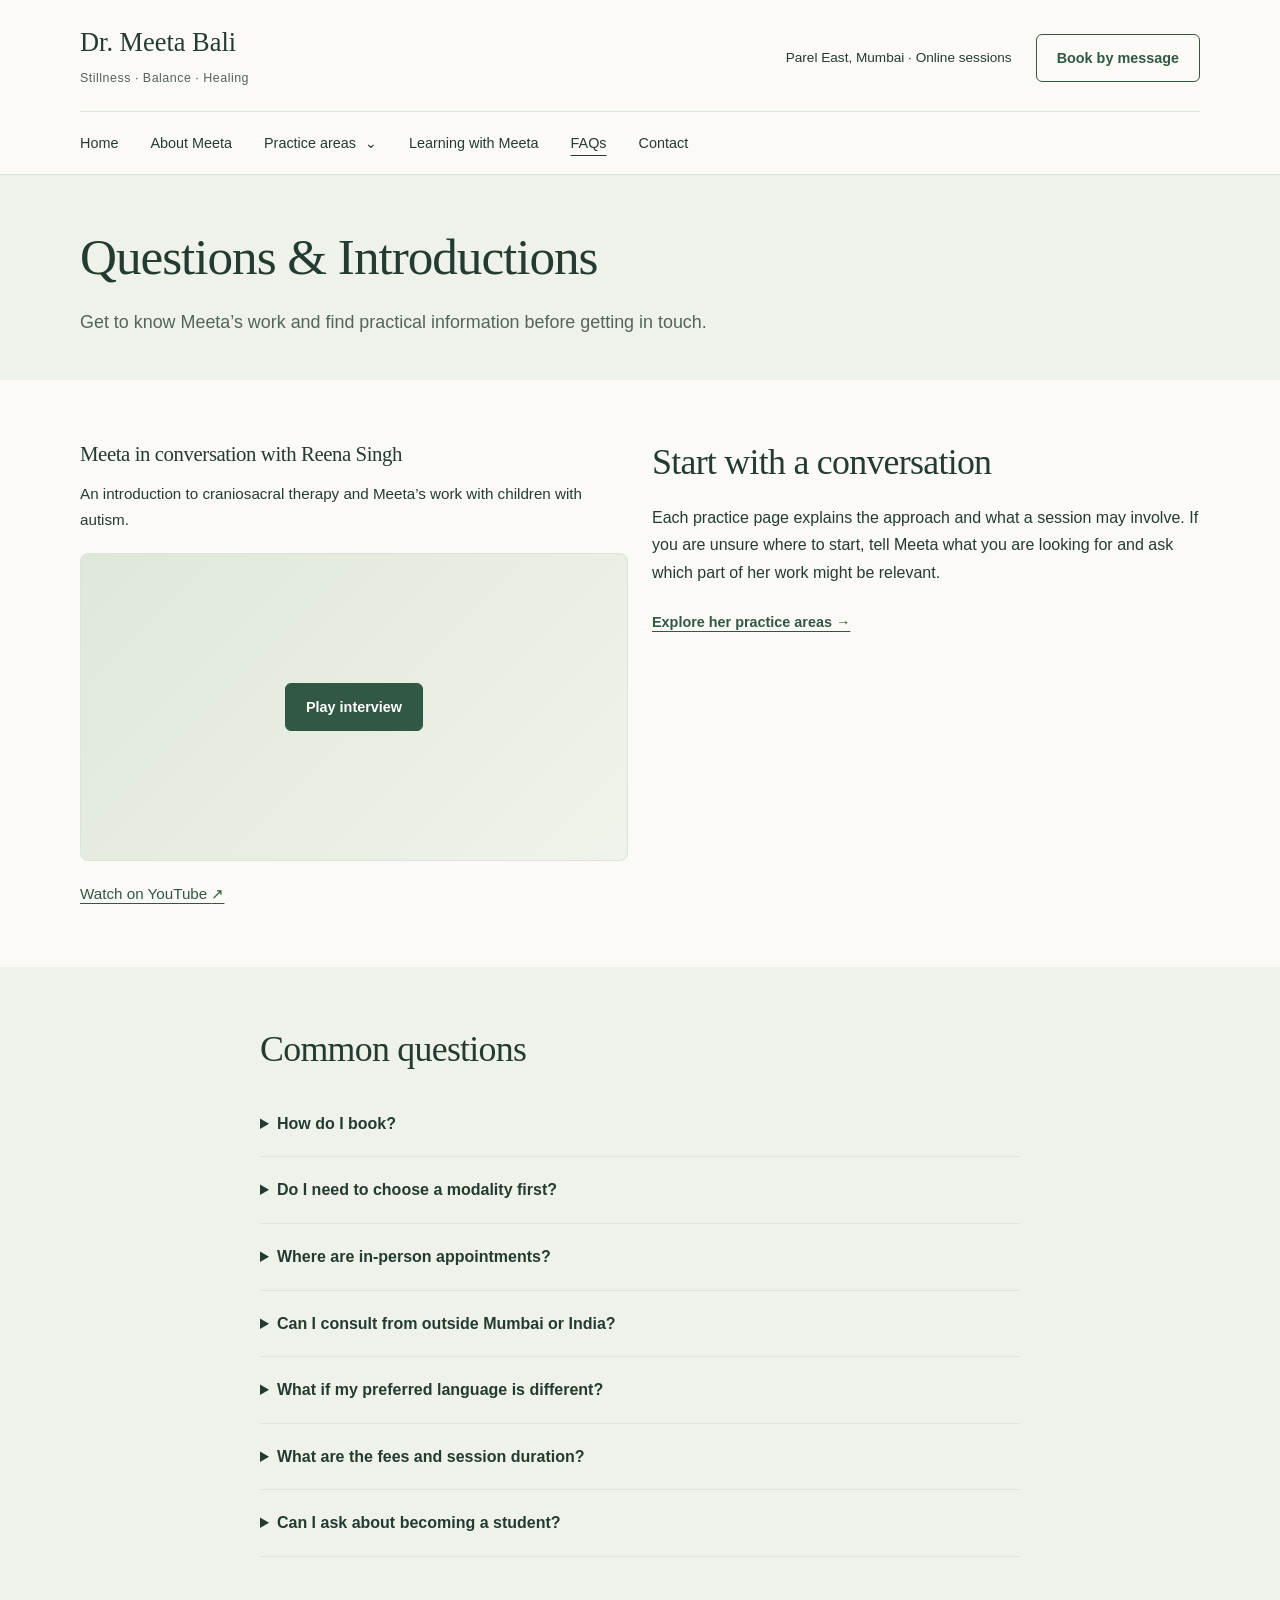
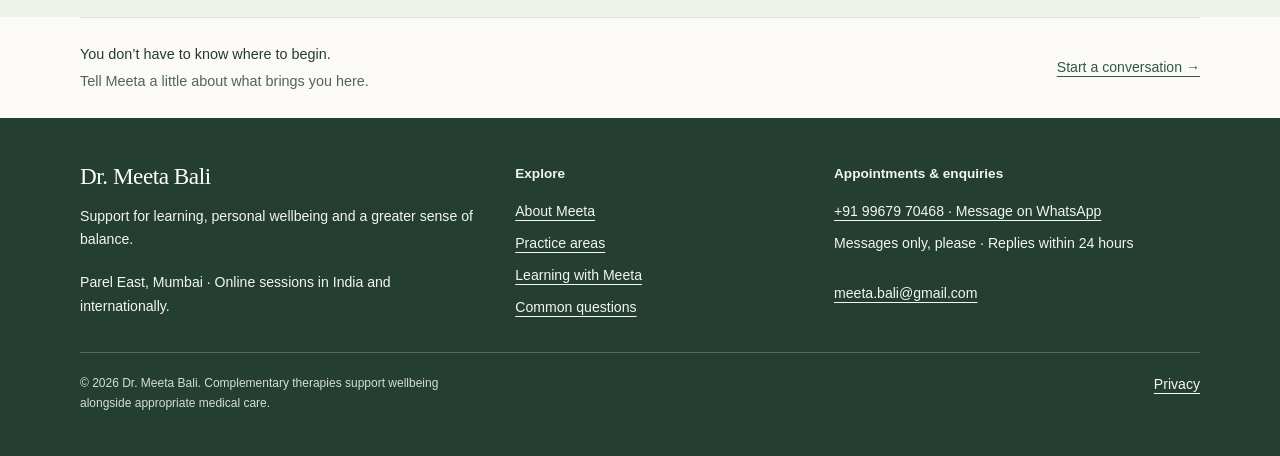
<file: resources.html>
<!doctype html>
<html lang="en"><head><meta charset="utf-8"><meta name="viewport" content="width=device-width,initial-scale=1"><meta name="site-revision" content="2026-11-17-final-review"><title>FAQs &amp; Introductions | Dr. Meeta Bali</title><meta name="description" content="Watch Meeta’s interview and find answers about booking, online sessions, her Parel East clinic, languages and learning opportunities."><meta name="theme-color" content="#315844"><style>
:root{--ink:#243b32;--muted:#53645b;--green:#315844;--paper:#fbfaf6;--tint:#eef2eb;--line:#dce3d9;--white:#fff;--accent:#826147}
*{box-sizing:border-box}html{scroll-behavior:smooth}body{margin:0;color:var(--ink);background:var(--paper);font:16px/1.7 Arial,Helvetica,sans-serif}a{color:var(--green);text-underline-offset:4px}a:hover{text-decoration-thickness:2px}img{max-width:100%;display:block}button{font:inherit;cursor:pointer}a,button,summary{-webkit-tap-highlight-color:transparent}a:focus-visible,button:focus-visible,summary:focus-visible{outline:3px solid #9a5834;outline-offset:5px}[hidden]{display:none!important}.wrap{width:min(1120px,calc(100% - 64px));margin-inline:auto}.reading{max-width:760px}.center{margin-inline:auto}p{margin:0 0 1.15rem}p:last-child{margin-bottom:0}h1,h2,h3{color:var(--ink);font-family:Georgia,'Times New Roman',serif;font-weight:400;letter-spacing:-.02em;overflow-wrap:break-word}h1{font-size:clamp(2.25rem,4vw,3.5rem);line-height:1.16;margin:0 0 1.25rem}h2{font-size:clamp(1.8rem,2.8vw,2.45rem);line-height:1.23;margin:0 0 1.25rem}h3{font-size:1.4rem;line-height:1.32;margin:0 0 .8rem}.lead{font-size:1.12rem;line-height:1.75;max-width:730px}.eyebrow{font-size:.75rem;font-weight:700;letter-spacing:.12em;text-transform:uppercase;color:var(--accent);margin:0 0 1rem}.small{font-size:.88rem;color:var(--muted)}.skip-link{position:absolute;width:1px;height:1px;padding:0;margin:-1px;overflow:hidden;clip-path:inset(50%);white-space:nowrap}.skip-link:focus-visible{position:fixed;top:12px;left:12px;width:auto;height:auto;margin:0;padding:12px 18px;clip-path:none;background:#fff;z-index:1000;box-shadow:0 3px 16px #0002}header{background:var(--paper);border-bottom:1px solid var(--line)}.topbar{display:flex;justify-content:space-between;align-items:center;gap:24px;padding:26px 0 22px}.brand{text-decoration:none;color:var(--ink)}.brand-name{display:block;font:1.65rem/1.25 Georgia,serif}.brand-subtitle{display:block;margin-top:9px;font-size:.78rem;letter-spacing:.04em;color:var(--muted)}.header-meta{display:flex;gap:24px;align-items:center;font-size:.85rem}.header-meta a{text-decoration:none}.button{display:inline-flex;align-items:center;justify-content:center;gap:8px;background:var(--green);color:#fff;text-decoration:none;font:600 .9rem/1.4 Arial,sans-serif;padding:13px 20px;border:1px solid var(--green);border-radius:6px;min-height:46px}.button:hover{background:#244532;color:#fff}.button.secondary{background:transparent;color:var(--green)}.button.secondary:hover{background:var(--tint)}.navlinks{display:flex;justify-content:space-between;align-items:center;gap:12px;border-top:1px solid var(--line);padding:14px 0}.navlinks a{font-size:.83rem;line-height:1.4;text-decoration:none;padding:7px 0;color:var(--ink)}.navlinks a[aria-current=page]{text-decoration:underline;text-decoration-color:var(--green);text-decoration-thickness:2px;text-underline-offset:7px}.menu{display:none;background:transparent;border:1px solid var(--line);border-radius:5px;padding:8px 12px;color:var(--ink)}.hero{padding:64px 0;background:linear-gradient(110deg,#fbfaf6,#eef2eb)}.hero-grid{display:grid;grid-template-columns:minmax(0,1.5fr) minmax(0,1fr);gap:70px;align-items:center}.hero h1{font-size:clamp(2.6rem,4.8vw,3.9rem)}.portrait{margin:0;width:100%;max-width:350px;justify-self:end}.portrait img{width:100%;height:auto;aspect-ratio:1;object-fit:cover;border-radius:12px}.portrait figcaption{font-size:.82rem;color:var(--muted);margin-top:12px}.actions{display:flex;gap:12px;flex-wrap:wrap;margin-top:26px}.hero .small{margin-top:18px}.section{padding:60px 0}.tint{background:var(--tint)}.section-title{max-width:720px;margin-bottom:30px}.grid{display:grid;grid-template-columns:repeat(2,minmax(0,1fr));gap:24px}.grid.three{grid-template-columns:repeat(3,minmax(0,1fr))}.split{display:grid;grid-template-columns:minmax(0,1.3fr) minmax(0,1fr);gap:64px;align-items:start}.card{background:var(--white);border:1px solid var(--line);border-radius:10px;padding:28px}.service{display:flex;flex-direction:column}.service p{color:var(--muted)}.service>a:last-child{margin-top:auto;padding-top:8px;font-size:.9rem;font-weight:600}.page-title{padding:52px 0 42px;background:var(--tint)}.page-title .lead{color:var(--muted)}.article-block+.article-block{margin-top:36px}.article-block h3{margin-top:24px}.list{padding-left:22px;margin:0 0 1.1rem}.list li+li{margin-top:8px}.ref{font:700 .73rem Arial,sans-serif;vertical-align:super;white-space:nowrap;margin-left:4px;text-decoration:none}.sources{border-top:1px solid var(--line);padding-top:24px;margin-top:38px;color:var(--muted);font-size:.85rem}.sources h2{font:600 1rem/1.5 Arial,sans-serif;letter-spacing:0;margin:0 0 12px}.sources ol{padding-left:22px;margin:0}.sources li{margin-bottom:10px;scroll-margin-top:20px}.sources a{overflow-wrap:anywhere}.source-note{font-size:.85rem;color:var(--muted);border-left:3px solid #b3c3af;padding-left:18px;margin-top:24px}.quote{border-left:3px solid #b3c3af;margin:30px 0;padding:4px 0 4px 24px;font:italic 1.4rem/1.6 Georgia,serif}.cta{display:flex;justify-content:space-between;align-items:center;gap:35px;border-top:1px solid var(--line);padding:38px 0}.cta h2{font-size:1.8rem;margin-bottom:10px}.cta p{max-width:700px}.cta .button{flex-shrink:0}.faq{border-bottom:1px solid var(--line)}.faq summary{padding:20px 25px 20px 0;cursor:pointer;font-weight:600}.faq>div{padding:0 0 20px;color:var(--muted)}.video-box{aspect-ratio:16/9;background:#e5ebe0;border:1px solid var(--line);border-radius:8px;display:flex;align-items:center;justify-content:center;flex-direction:column;padding:20px;gap:14px;margin:20px 0}.video-box p{text-align:center;margin:0;font-size:.8rem;color:var(--muted)}.video-box.loaded{padding:0}.video-box iframe{width:100%;height:100%;border:0;border-radius:8px}.video-card>p{font-size:.95rem}.video-card h3{font-size:1.3rem}.qualifications{margin:0}.qualification{padding:22px 0;border-bottom:1px solid var(--line)}.qualification:first-child{padding-top:0}.qualification h3{font-size:1.25rem;margin-bottom:8px}.contact-number{display:block;font:1.7rem/1.35 Georgia,serif;margin:14px 0;white-space:nowrap}.contact-item{padding:22px 0;border-bottom:1px solid var(--line)}.contact-item:first-child{padding-top:0}.contact-item h3{font:700 .85rem/1.5 Arial,sans-serif;letter-spacing:0;margin-bottom:8px}.contact-item a{overflow-wrap:anywhere}.footer{background:#243e32;color:#f4f6f0;padding:44px 0 24px}.footer a{color:#f4f6f0}.footer-grid{display:grid;grid-template-columns:1.2fr 1fr 1.2fr;gap:36px}.footer h2{color:#fff;font-size:1.45rem;margin-bottom:14px}.footer p,.footer a{font-size:.88rem}.footer-links{display:flex;flex-direction:column;align-items:start;gap:8px}.footer-links strong{font-size:.85rem;margin-bottom:7px}.footer-bottom{border-top:1px solid #53695a;margin-top:32px;padding-top:20px;display:flex;justify-content:space-between;gap:30px;font-size:.75rem;color:#d4dfd6}.footer-bottom p{max-width:740px;font-size:.75rem}.badge-row{display:flex;flex-wrap:wrap;gap:12px;margin:22px 0}.badge{font-size:.78rem;padding:5px 10px;border:1px solid #b9cbb8;border-radius:4px}.plain-link{font-size:.9rem;font-weight:600}.rule{border:0;border-top:1px solid var(--line);margin:32px 0}section[id],article[id]{scroll-margin-top:24px}
@media(max-width:1020px){.header-meta .location{display:none}.navlinks{flex-wrap:wrap;justify-content:flex-start;gap:8px 24px}.hero-grid{gap:40px}.split{gap:35px}}
@media(max-width:760px){.wrap{width:calc(100% - 40px)}.topbar{padding:20px 0;gap:16px}.brand-name{font-size:1.4rem}.brand-subtitle{font-size:.72rem;margin-top:8px}.header-meta{display:none}.js .menu{display:block}.navlinks{gap:10px 20px;padding:16px 0}.js .navlinks{display:none}.js .navlinks.open{display:flex;flex-direction:column;align-items:stretch;gap:4px}.navlinks a{font-size:.93rem;padding:10px 0}.hero{padding:38px 0 44px}.hero-grid{grid-template-columns:1fr;gap:32px}.hero h1{font-size:2.55rem}.portrait{justify-self:start;max-width:280px}.section{padding:40px 0}.page-title{padding:38px 0 30px}.grid,.grid.three,.split,.footer-grid{grid-template-columns:1fr;gap:24px}.card{padding:24px}.lead{font-size:1.05rem}.cta{flex-direction:column;align-items:start;gap:20px;padding:30px 0}.footer-bottom{flex-direction:column;gap:14px}.footer{padding-top:35px}.sources{margin-top:28px}.quote{font-size:1.2rem}.section-title{margin-bottom:24px}}
@media(max-width:360px){.wrap{width:calc(100% - 32px)}.brand-name{font-size:1.25rem}.brand-subtitle{font-size:.65rem}.menu{padding:7px 9px}.actions{flex-direction:column;align-items:stretch}.contact-number{font-size:1.5rem}}
@media(prefers-reduced-motion:reduce){html{scroll-behavior:auto}}

/* September 24: personal introduction and quieter contact invitation */
.credential-strip{padding:25px 0;border-top:1px solid var(--line);border-bottom:1px solid var(--line)}.credentials{display:grid;grid-template-columns:1fr 1.5fr 1.5fr 1fr;gap:24px;align-items:start}.credential{font-size:.85rem;line-height:1.55}.credential strong{display:block;font-weight:600;margin-bottom:5px}.credential span{display:block;color:var(--muted);font-size:.78rem}.gentle-contact{border-top:1px solid var(--line);padding:24px 0;display:flex;justify-content:space-between;align-items:center;gap:24px}.gentle-contact p{font-size:.9rem;color:var(--muted);margin:0}.gentle-contact strong{display:block;color:var(--ink);font-weight:500;margin-bottom:3px}.gentle-contact>a{font-size:.88rem;white-space:nowrap}.hero h1{font-size:clamp(2.5rem,4.4vw,3.65rem)}.hero .lead{font-size:1rem;line-height:1.7}.about-voice p{font:400 1rem/1.7 Arial,Helvetica,sans-serif}.session-steps{counter-reset:step;list-style:none;padding:0}.session-steps li{counter-increment:step;padding:20px 0 20px 44px;position:relative;border-bottom:1px solid var(--line)}.session-steps li:before{content:counter(step,decimal-leading-zero);position:absolute;left:0;top:23px;color:var(--accent);font-size:.85rem}.session-steps h3{font-size:1.25rem}.session-steps p{margin:0}.article-block .source-note{font-size:.87rem}
@media(max-width:900px){.credentials{grid-template-columns:1fr 1fr;gap:24px}.gentle-contact{flex-direction:column;align-items:start;gap:10px}}
@media(max-width:420px){.credentials{grid-template-columns:1fr}.credential-strip{padding:22px 0}.credentials{gap:16px}.credential{padding-bottom:12px;border-bottom:1px solid var(--line)}.credential:last-child{border:0;padding:0}}

/* Shared navigation and calmer editorial hierarchy */
.navlinks{justify-content:flex-start;gap:32px}.navlinks>a,.practice-nav>summary{font-size:.9rem}.practice-nav{position:relative}.practice-nav>summary{list-style:none;cursor:pointer;padding:7px 0;line-height:1.4}.practice-nav>summary::-webkit-details-marker{display:none}.practice-nav>summary:after{content:'⌄';margin-left:9px}.practice-nav[open]>summary:after{content:'⌃'}.practice-menu{position:absolute;top:100%;left:-16px;z-index:50;width:292px;background:var(--paper);padding:14px 18px;border:1px solid var(--line);border-radius:8px;box-shadow:0 12px 24px #243b3212;display:grid;gap:4px}.practice-menu a{display:block;padding:10px 4px}.navlinks a[aria-current=page],.practice-nav.is-current>summary{text-decoration:underline;text-underline-offset:7px}.hero .hero-grid{grid-template-columns:minmax(0,1.55fr) minmax(0,1fr)}.hero .lead{font-size:1.08rem}.hero p{max-width:650px}.hero .eyebrow{letter-spacing:.07em}.hero h1{font-size:clamp(2.5rem,4.4vw,3.65rem);max-width:740px}.hero .portrait{max-width:340px}.section-intro{max-width:740px;margin-bottom:30px}.path-card{padding:34px}.path-card h3{font-size:1.8rem}.path-links{list-style:none;padding:0;margin:22px 0 0}.path-links li{border-top:1px solid var(--line);padding:13px 0}.path-links a{display:flex;justify-content:space-between;gap:16px;text-decoration:none;font-size:.95rem;font-weight:600}.path-links a:hover{text-decoration:underline}.path-links span{font-weight:400}.path-note{font-size:.88rem;color:var(--muted);margin-top:12px}.credential strong{font-size:.88rem}.credentials{grid-template-columns:repeat(4,minmax(0,1fr))}.credentials .credential span{font-size:.8rem}.short-bio{max-width:720px}.contact-strip{padding:32px;background:var(--tint);border-radius:10px}.contact-strip .contact-number{font-size:1.6rem}.page-title .eyebrow{margin-bottom:14px}.page-title h1{max-width:850px}.reading>h2:not(:first-child){margin-top:36px}.facts{display:grid;gap:0}.facts div{padding:15px 0;border-bottom:1px solid var(--line)}.facts dt{font-weight:600}.facts dd{margin:4px 0 0;color:var(--muted);font-size:.95rem}.detail-note{font-size:.9rem;color:var(--muted);margin-top:20px}.footer-grid{grid-template-columns:1.2fr .85fr 1.1fr}.footer p{max-width:400px}.footer .footer-bottom{align-items:start}.quiet-link{font-size:.9rem}.session-steps h3{font-size:1.3rem}.video-box{background:linear-gradient(135deg,#dfe8d8,#f0f3eb);min-height:170px}.video-box .button{min-width:120px}.about-voice p{font:400 1rem/1.75 Arial,Helvetica,sans-serif}.qualification .small{margin-top:8px}.qualifications{margin-top:20px}.practice-group+.practice-group{margin-top:38px}.practice-group h2{font-size:1.65rem}.service h3{font-size:1.45rem}.faq summary{line-height:1.6}.gentle-contact strong{font-weight:400}.heading-note{display:block;font:400 1rem/1.65 Arial,Helvetica,sans-serif;color:var(--muted);letter-spacing:0;margin-top:12px}.mobile-book{display:none}.section .plain-link{display:inline-block;margin-top:6px}.contact-number{white-space:normal}.bio-research{border-left:3px solid #b3c3af;padding:0 0 0 22px;margin:26px 0}.lead-line{color:var(--muted);font-size:.9rem}.button:focus-visible{outline-offset:4px}.navlinks>a{white-space:nowrap}
@media(max-width:1020px){.navlinks{gap:22px}.header-meta{gap:18px}.practice-menu{width:270px}}
@media(max-width:760px){.hero .hero-grid{grid-template-columns:1fr}.navlinks{gap:4px}.practice-nav>summary{font-size:.93rem;padding:10px 0}.practice-menu{position:static;width:100%;box-shadow:none;border:0;border-left:2px solid #bdcdb8;border-radius:0;padding:0 0 0 18px;margin:4px 0 14px}.practice-menu a{font-size:.9rem;padding:9px 0}.path-card{padding:24px}.path-card h3{font-size:1.65rem}.contact-strip{padding:24px}.credentials{grid-template-columns:1fr 1fr}.hero .portrait{max-width:280px}.mobile-book{display:block}.hero .lead{font-size:1.03rem}.section-intro{margin-bottom:24px}}
@media(max-width:420px){.credentials{grid-template-columns:1fr 1fr;gap:20px 16px}.credential{border:0;padding:0}.credential strong{font-size:.82rem}.credentials .credential span{font-size:.76rem}.hero h1{font-size:2.35rem}.path-links a{font-size:.9rem}.brand-subtitle{font-size:.68rem}.contact-strip .contact-number{font-size:1.45rem}}

.video-card .video-title{font-size:1.3rem;line-height:1.35;margin-bottom:.8rem}
</style><script type="application/ld+json">{"@context": "https://schema.org", "@type": "Person", "name": "Dr. Meeta Bali", "jobTitle": "Special Educator, Craniosacral Practitioner and NLP Coach", "telephone": "+919967970468", "email": "meeta.bali@gmail.com", "workLocation": {"@type": "Place", "name": "Meeta’s clinic", "address": {"@type": "PostalAddress", "addressLocality": "Parel East, Mumbai", "addressCountry": "IN"}}}</script></head><body><a class="skip-link" href="#main">Skip to content</a><header><div class="wrap"><div class="topbar"><a class="brand" href="index.html"><span class="brand-name">Dr. Meeta Bali</span><span class="brand-subtitle">Stillness · Balance · Healing</span></a><div class="header-meta"><span class="location">Parel East, Mumbai · Online sessions</span><a class="button secondary" href="contact.html">Book by message</a></div><button class="menu" hidden aria-controls="site-nav" aria-expanded="false">Menu</button></div><nav class="navlinks" id="site-nav" aria-label="Main navigation"><a href="index.html">Home</a><a href="about.html">About Meeta</a><details class="practice-nav"><summary>Practice areas</summary><div class="practice-menu"><a href="therapies.html">All practice areas</a><a href="special-education.html">Special Education</a><a href="craniosacral.html">Craniosacral Therapy</a><a href="constellations.html">Constellation Work</a><a href="breathwork.html">Breathwork &amp; Rebirthing</a><a href="nlp-coaching.html">NLP Coaching</a></div></details><a href="teaching.html">Learning with Meeta</a><a href="resources.html" aria-current="page">FAQs</a><a href="contact.html">Contact</a></nav></div></header><main id="main" tabindex="-1"><section class="page-title"><div class="wrap"><h1>Questions &amp; Introductions</h1><p class="lead">Get to know Meeta’s work and find practical information before getting in touch.</p></div></section><section class="section"><div class="wrap"><div class="grid"><article class="video-card"><h2 class="video-title">Meeta in conversation with Reena Singh</h2><p>An introduction to craniosacral therapy and Meeta’s work with children with autism.</p><div class="video-box"><button class="button video-load" hidden data-video="7gBCNxEwlYY" data-title="Meeta Bali in conversation with Reena Singh">Play interview</button><noscript><p>Watch the interview using the YouTube link below.</p></noscript></div><p><a href="https://www.youtube.com/watch?v=7gBCNxEwlYY" target="_blank" rel="noopener noreferrer">Watch on YouTube <span aria-hidden="true">↗</span></a></p></article><div><h2>Start with a conversation</h2><p>Each practice page explains the approach and what a session may involve. If you are unsure where to start, tell Meeta what you are looking for and ask which part of her work might be relevant.</p><a class="plain-link" href="therapies.html">Explore her practice areas →</a></div></div></div></section><section class="section tint"><div class="wrap"><div class="reading center"><h2>Common questions</h2><details class="faq"><summary>How do I book?</summary><div><p>Message Meeta on <a href="https://wa.me/919967970468" target="_blank" rel="noopener noreferrer">+91 99679 70468</a>. She replies within 24 hours and arranges appointments directly. Messages only, please.</p></div></details><details class="faq"><summary>Do I need to choose a modality first?</summary><div><p>No. Briefly explain what you would like to discuss. Meeta can help you understand which part of her practice is relevant.</p></div></details><details class="faq"><summary>Where are in-person appointments?</summary><div><p>At Meeta’s clinic in Parel East, Mumbai. Message her to arrange an appointment and receive directions.</p></div></details><details class="faq"><summary>Can I consult from outside Mumbai or India?</summary><div><p>Yes. Online sessions are available via video conferencing platforms, depending on the therapy. Share your location and time zone when arranging an appointment.</p></div></details><details class="faq"><summary>What if my preferred language is different?</summary><div><p>Clients from all language backgrounds are welcome. Let Meeta know your preferred language so you can discuss communication arrangements.</p></div></details><details class="faq"><summary>What are the fees and session duration?</summary><div><p>Ask Meeta about the fee, duration and cancellation arrangements for the session you are considering.</p></div></details><details class="faq"><summary>Can I ask about becoming a student?</summary><div><p>Yes. Visit <a href="teaching.html">Learning with Meeta</a> and message her about your interest in Biodynamic Craniosacral Therapy.</p></div></details></div></div></section><div class="wrap"><section class="gentle-contact" aria-label="Get in touch"><p><strong>You don’t have to know where to begin.</strong>Tell Meeta a little about what brings you here.</p><a href="contact.html">Start a conversation →</a></section></div></main><footer class="footer"><div class="wrap"><div class="footer-grid"><div><h2>Dr. Meeta Bali</h2><p>Support for learning, personal wellbeing and a greater sense of balance.</p><p>Parel East, Mumbai · Online sessions in India and internationally.</p></div><div class="footer-links"><strong>Explore</strong><a href="about.html">About Meeta</a><a href="therapies.html">Practice areas</a><a href="teaching.html">Learning with Meeta</a><a href="resources.html">Common questions</a></div><div class="footer-links"><strong>Appointments &amp; enquiries</strong><a href="https://wa.me/919967970468" target="_blank" rel="noopener noreferrer">+91 99679 70468 · Message on WhatsApp</a><p>Messages only, please · Replies within 24 hours</p><a href="mailto:meeta.bali@gmail.com">meeta.bali@gmail.com</a></div></div><div class="footer-bottom"><p>© 2026 Dr. Meeta Bali. Complementary therapies support wellbeing alongside appropriate medical care.</p><a href="privacy.html">Privacy</a></div></div></footer><script>'use strict';
document.documentElement.classList.add('js');
const menu=document.querySelector('.menu'),nav=document.querySelector('.navlinks'),practice=document.querySelector('.practice-nav');
function closeNav(){if(nav)nav.classList.remove('open');if(menu){menu.setAttribute('aria-expanded','false');menu.textContent='Menu';}if(practice)practice.open=false;}
if(menu&&nav){menu.hidden=false;menu.addEventListener('click',()=>{const open=nav.classList.toggle('open');menu.setAttribute('aria-expanded',String(open));menu.textContent=open?'Close':'Menu';if(!open&&practice)practice.open=false;});nav.querySelectorAll('a').forEach(a=>a.addEventListener('click',closeNav));}
document.addEventListener('keydown',e=>{if(e.key==='Escape'){if(practice&&practice.open){practice.open=false;practice.querySelector('summary').focus();}else if(nav&&nav.classList.contains('open')){closeNav();menu.focus();}}});
document.addEventListener('click',e=>{if(practice&&!practice.contains(e.target))practice.open=false;});
document.querySelectorAll('.video-load').forEach(button=>{button.hidden=false;button.addEventListener('click',()=>{const frame=document.createElement('iframe');frame.src='https://www.youtube-nocookie.com/embed/'+button.dataset.video+'?autoplay=1';frame.title=button.dataset.title;frame.allow='autoplay; encrypted-media; picture-in-picture';frame.allowFullscreen=true;frame.referrerPolicy='strict-origin-when-cross-origin';const box=button.closest('.video-box');box.classList.add('loaded');box.replaceChildren(frame);frame.focus();});});
</script></body></html>
</file>
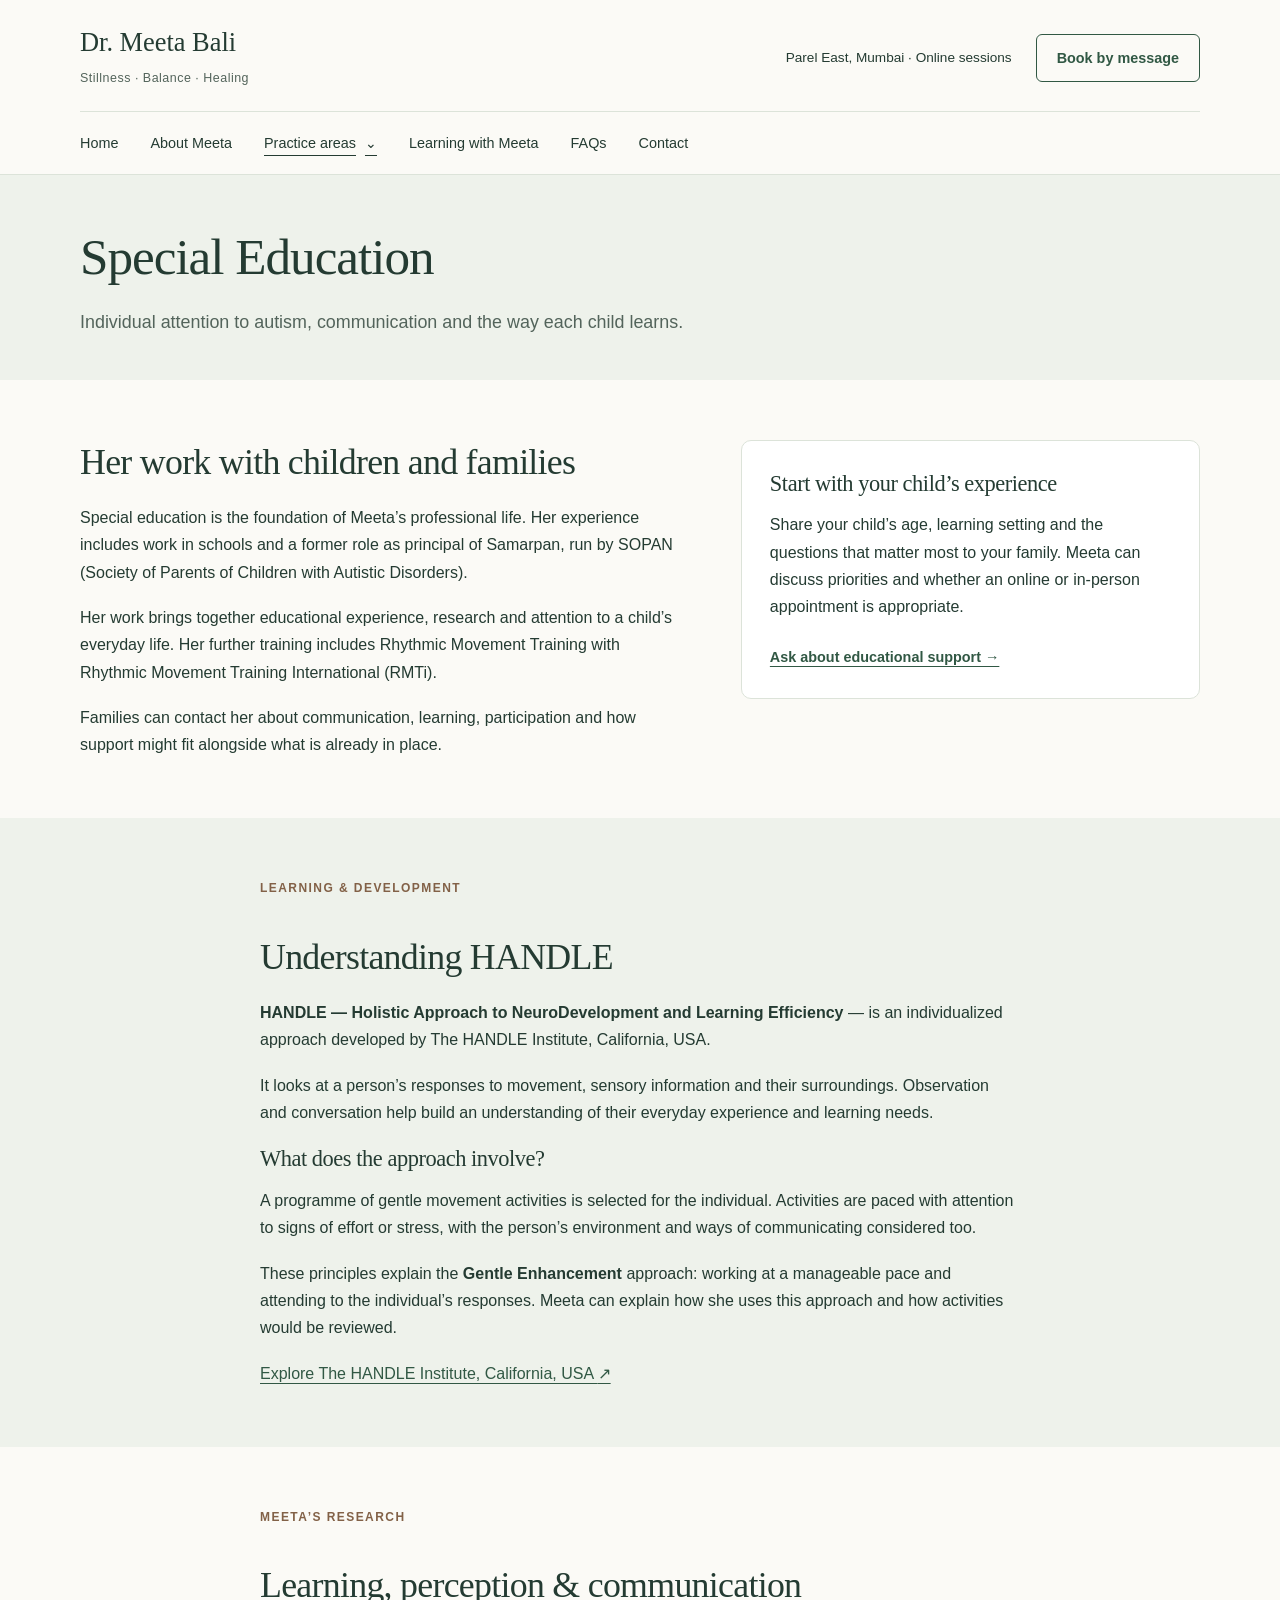
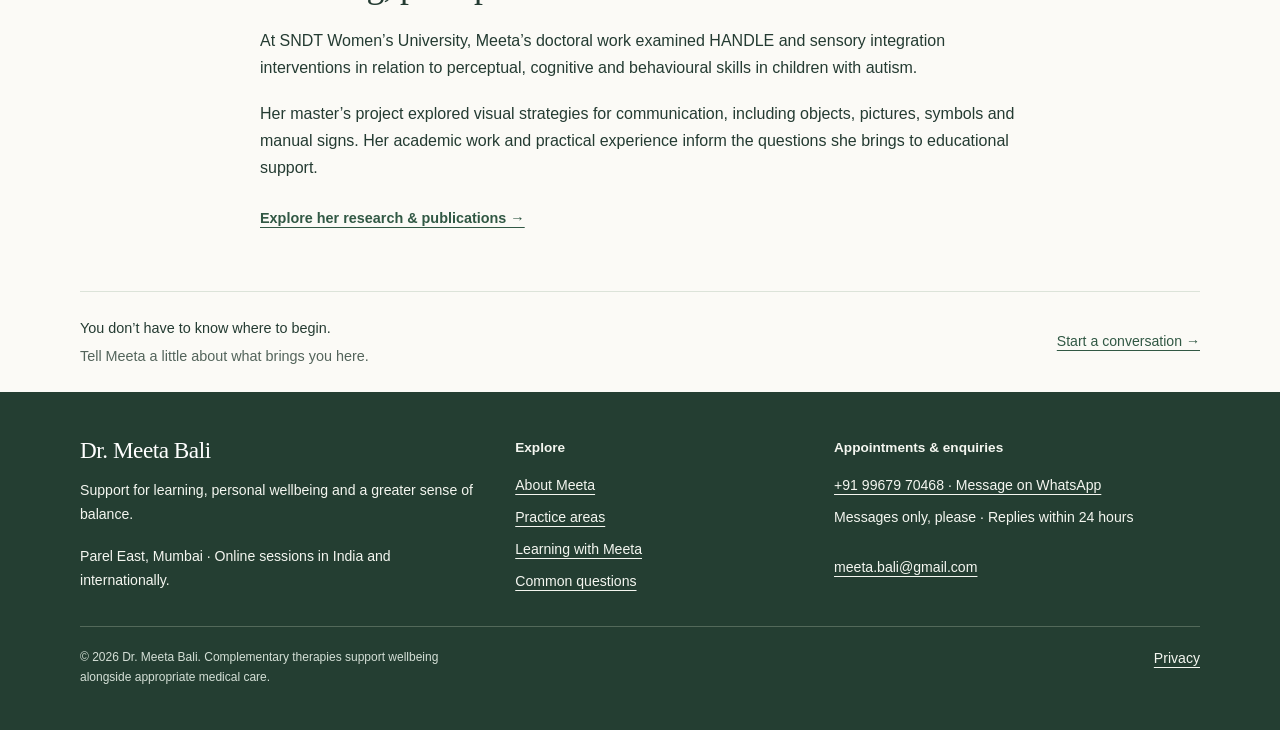
<file: special-education.html>
<!doctype html>
<html lang="en"><head><meta charset="utf-8"><meta name="viewport" content="width=device-width,initial-scale=1"><meta name="site-revision" content="2026-11-17-final-review"><title>Special Education &amp; HANDLE | Dr. Meeta Bali</title><meta name="description" content="Dr. Meeta Bali’s work with autism, learning and communication, including the HANDLE Gentle Enhancement approach and her educational research."><meta name="theme-color" content="#315844"><style>
:root{--ink:#243b32;--muted:#53645b;--green:#315844;--paper:#fbfaf6;--tint:#eef2eb;--line:#dce3d9;--white:#fff;--accent:#826147}
*{box-sizing:border-box}html{scroll-behavior:smooth}body{margin:0;color:var(--ink);background:var(--paper);font:16px/1.7 Arial,Helvetica,sans-serif}a{color:var(--green);text-underline-offset:4px}a:hover{text-decoration-thickness:2px}img{max-width:100%;display:block}button{font:inherit;cursor:pointer}a,button,summary{-webkit-tap-highlight-color:transparent}a:focus-visible,button:focus-visible,summary:focus-visible{outline:3px solid #9a5834;outline-offset:5px}[hidden]{display:none!important}.wrap{width:min(1120px,calc(100% - 64px));margin-inline:auto}.reading{max-width:760px}.center{margin-inline:auto}p{margin:0 0 1.15rem}p:last-child{margin-bottom:0}h1,h2,h3{color:var(--ink);font-family:Georgia,'Times New Roman',serif;font-weight:400;letter-spacing:-.02em;overflow-wrap:break-word}h1{font-size:clamp(2.25rem,4vw,3.5rem);line-height:1.16;margin:0 0 1.25rem}h2{font-size:clamp(1.8rem,2.8vw,2.45rem);line-height:1.23;margin:0 0 1.25rem}h3{font-size:1.4rem;line-height:1.32;margin:0 0 .8rem}.lead{font-size:1.12rem;line-height:1.75;max-width:730px}.eyebrow{font-size:.75rem;font-weight:700;letter-spacing:.12em;text-transform:uppercase;color:var(--accent);margin:0 0 1rem}.small{font-size:.88rem;color:var(--muted)}.skip-link{position:absolute;width:1px;height:1px;padding:0;margin:-1px;overflow:hidden;clip-path:inset(50%);white-space:nowrap}.skip-link:focus-visible{position:fixed;top:12px;left:12px;width:auto;height:auto;margin:0;padding:12px 18px;clip-path:none;background:#fff;z-index:1000;box-shadow:0 3px 16px #0002}header{background:var(--paper);border-bottom:1px solid var(--line)}.topbar{display:flex;justify-content:space-between;align-items:center;gap:24px;padding:26px 0 22px}.brand{text-decoration:none;color:var(--ink)}.brand-name{display:block;font:1.65rem/1.25 Georgia,serif}.brand-subtitle{display:block;margin-top:9px;font-size:.78rem;letter-spacing:.04em;color:var(--muted)}.header-meta{display:flex;gap:24px;align-items:center;font-size:.85rem}.header-meta a{text-decoration:none}.button{display:inline-flex;align-items:center;justify-content:center;gap:8px;background:var(--green);color:#fff;text-decoration:none;font:600 .9rem/1.4 Arial,sans-serif;padding:13px 20px;border:1px solid var(--green);border-radius:6px;min-height:46px}.button:hover{background:#244532;color:#fff}.button.secondary{background:transparent;color:var(--green)}.button.secondary:hover{background:var(--tint)}.navlinks{display:flex;justify-content:space-between;align-items:center;gap:12px;border-top:1px solid var(--line);padding:14px 0}.navlinks a{font-size:.83rem;line-height:1.4;text-decoration:none;padding:7px 0;color:var(--ink)}.navlinks a[aria-current=page]{text-decoration:underline;text-decoration-color:var(--green);text-decoration-thickness:2px;text-underline-offset:7px}.menu{display:none;background:transparent;border:1px solid var(--line);border-radius:5px;padding:8px 12px;color:var(--ink)}.hero{padding:64px 0;background:linear-gradient(110deg,#fbfaf6,#eef2eb)}.hero-grid{display:grid;grid-template-columns:minmax(0,1.5fr) minmax(0,1fr);gap:70px;align-items:center}.hero h1{font-size:clamp(2.6rem,4.8vw,3.9rem)}.portrait{margin:0;width:100%;max-width:350px;justify-self:end}.portrait img{width:100%;height:auto;aspect-ratio:1;object-fit:cover;border-radius:12px}.portrait figcaption{font-size:.82rem;color:var(--muted);margin-top:12px}.actions{display:flex;gap:12px;flex-wrap:wrap;margin-top:26px}.hero .small{margin-top:18px}.section{padding:60px 0}.tint{background:var(--tint)}.section-title{max-width:720px;margin-bottom:30px}.grid{display:grid;grid-template-columns:repeat(2,minmax(0,1fr));gap:24px}.grid.three{grid-template-columns:repeat(3,minmax(0,1fr))}.split{display:grid;grid-template-columns:minmax(0,1.3fr) minmax(0,1fr);gap:64px;align-items:start}.card{background:var(--white);border:1px solid var(--line);border-radius:10px;padding:28px}.service{display:flex;flex-direction:column}.service p{color:var(--muted)}.service>a:last-child{margin-top:auto;padding-top:8px;font-size:.9rem;font-weight:600}.page-title{padding:52px 0 42px;background:var(--tint)}.page-title .lead{color:var(--muted)}.article-block+.article-block{margin-top:36px}.article-block h3{margin-top:24px}.list{padding-left:22px;margin:0 0 1.1rem}.list li+li{margin-top:8px}.ref{font:700 .73rem Arial,sans-serif;vertical-align:super;white-space:nowrap;margin-left:4px;text-decoration:none}.sources{border-top:1px solid var(--line);padding-top:24px;margin-top:38px;color:var(--muted);font-size:.85rem}.sources h2{font:600 1rem/1.5 Arial,sans-serif;letter-spacing:0;margin:0 0 12px}.sources ol{padding-left:22px;margin:0}.sources li{margin-bottom:10px;scroll-margin-top:20px}.sources a{overflow-wrap:anywhere}.source-note{font-size:.85rem;color:var(--muted);border-left:3px solid #b3c3af;padding-left:18px;margin-top:24px}.quote{border-left:3px solid #b3c3af;margin:30px 0;padding:4px 0 4px 24px;font:italic 1.4rem/1.6 Georgia,serif}.cta{display:flex;justify-content:space-between;align-items:center;gap:35px;border-top:1px solid var(--line);padding:38px 0}.cta h2{font-size:1.8rem;margin-bottom:10px}.cta p{max-width:700px}.cta .button{flex-shrink:0}.faq{border-bottom:1px solid var(--line)}.faq summary{padding:20px 25px 20px 0;cursor:pointer;font-weight:600}.faq>div{padding:0 0 20px;color:var(--muted)}.video-box{aspect-ratio:16/9;background:#e5ebe0;border:1px solid var(--line);border-radius:8px;display:flex;align-items:center;justify-content:center;flex-direction:column;padding:20px;gap:14px;margin:20px 0}.video-box p{text-align:center;margin:0;font-size:.8rem;color:var(--muted)}.video-box.loaded{padding:0}.video-box iframe{width:100%;height:100%;border:0;border-radius:8px}.video-card>p{font-size:.95rem}.video-card h3{font-size:1.3rem}.qualifications{margin:0}.qualification{padding:22px 0;border-bottom:1px solid var(--line)}.qualification:first-child{padding-top:0}.qualification h3{font-size:1.25rem;margin-bottom:8px}.contact-number{display:block;font:1.7rem/1.35 Georgia,serif;margin:14px 0;white-space:nowrap}.contact-item{padding:22px 0;border-bottom:1px solid var(--line)}.contact-item:first-child{padding-top:0}.contact-item h3{font:700 .85rem/1.5 Arial,sans-serif;letter-spacing:0;margin-bottom:8px}.contact-item a{overflow-wrap:anywhere}.footer{background:#243e32;color:#f4f6f0;padding:44px 0 24px}.footer a{color:#f4f6f0}.footer-grid{display:grid;grid-template-columns:1.2fr 1fr 1.2fr;gap:36px}.footer h2{color:#fff;font-size:1.45rem;margin-bottom:14px}.footer p,.footer a{font-size:.88rem}.footer-links{display:flex;flex-direction:column;align-items:start;gap:8px}.footer-links strong{font-size:.85rem;margin-bottom:7px}.footer-bottom{border-top:1px solid #53695a;margin-top:32px;padding-top:20px;display:flex;justify-content:space-between;gap:30px;font-size:.75rem;color:#d4dfd6}.footer-bottom p{max-width:740px;font-size:.75rem}.badge-row{display:flex;flex-wrap:wrap;gap:12px;margin:22px 0}.badge{font-size:.78rem;padding:5px 10px;border:1px solid #b9cbb8;border-radius:4px}.plain-link{font-size:.9rem;font-weight:600}.rule{border:0;border-top:1px solid var(--line);margin:32px 0}section[id],article[id]{scroll-margin-top:24px}
@media(max-width:1020px){.header-meta .location{display:none}.navlinks{flex-wrap:wrap;justify-content:flex-start;gap:8px 24px}.hero-grid{gap:40px}.split{gap:35px}}
@media(max-width:760px){.wrap{width:calc(100% - 40px)}.topbar{padding:20px 0;gap:16px}.brand-name{font-size:1.4rem}.brand-subtitle{font-size:.72rem;margin-top:8px}.header-meta{display:none}.js .menu{display:block}.navlinks{gap:10px 20px;padding:16px 0}.js .navlinks{display:none}.js .navlinks.open{display:flex;flex-direction:column;align-items:stretch;gap:4px}.navlinks a{font-size:.93rem;padding:10px 0}.hero{padding:38px 0 44px}.hero-grid{grid-template-columns:1fr;gap:32px}.hero h1{font-size:2.55rem}.portrait{justify-self:start;max-width:280px}.section{padding:40px 0}.page-title{padding:38px 0 30px}.grid,.grid.three,.split,.footer-grid{grid-template-columns:1fr;gap:24px}.card{padding:24px}.lead{font-size:1.05rem}.cta{flex-direction:column;align-items:start;gap:20px;padding:30px 0}.footer-bottom{flex-direction:column;gap:14px}.footer{padding-top:35px}.sources{margin-top:28px}.quote{font-size:1.2rem}.section-title{margin-bottom:24px}}
@media(max-width:360px){.wrap{width:calc(100% - 32px)}.brand-name{font-size:1.25rem}.brand-subtitle{font-size:.65rem}.menu{padding:7px 9px}.actions{flex-direction:column;align-items:stretch}.contact-number{font-size:1.5rem}}
@media(prefers-reduced-motion:reduce){html{scroll-behavior:auto}}

/* September 24: personal introduction and quieter contact invitation */
.credential-strip{padding:25px 0;border-top:1px solid var(--line);border-bottom:1px solid var(--line)}.credentials{display:grid;grid-template-columns:1fr 1.5fr 1.5fr 1fr;gap:24px;align-items:start}.credential{font-size:.85rem;line-height:1.55}.credential strong{display:block;font-weight:600;margin-bottom:5px}.credential span{display:block;color:var(--muted);font-size:.78rem}.gentle-contact{border-top:1px solid var(--line);padding:24px 0;display:flex;justify-content:space-between;align-items:center;gap:24px}.gentle-contact p{font-size:.9rem;color:var(--muted);margin:0}.gentle-contact strong{display:block;color:var(--ink);font-weight:500;margin-bottom:3px}.gentle-contact>a{font-size:.88rem;white-space:nowrap}.hero h1{font-size:clamp(2.5rem,4.4vw,3.65rem)}.hero .lead{font-size:1rem;line-height:1.7}.about-voice p{font:400 1rem/1.7 Arial,Helvetica,sans-serif}.session-steps{counter-reset:step;list-style:none;padding:0}.session-steps li{counter-increment:step;padding:20px 0 20px 44px;position:relative;border-bottom:1px solid var(--line)}.session-steps li:before{content:counter(step,decimal-leading-zero);position:absolute;left:0;top:23px;color:var(--accent);font-size:.85rem}.session-steps h3{font-size:1.25rem}.session-steps p{margin:0}.article-block .source-note{font-size:.87rem}
@media(max-width:900px){.credentials{grid-template-columns:1fr 1fr;gap:24px}.gentle-contact{flex-direction:column;align-items:start;gap:10px}}
@media(max-width:420px){.credentials{grid-template-columns:1fr}.credential-strip{padding:22px 0}.credentials{gap:16px}.credential{padding-bottom:12px;border-bottom:1px solid var(--line)}.credential:last-child{border:0;padding:0}}

/* Shared navigation and calmer editorial hierarchy */
.navlinks{justify-content:flex-start;gap:32px}.navlinks>a,.practice-nav>summary{font-size:.9rem}.practice-nav{position:relative}.practice-nav>summary{list-style:none;cursor:pointer;padding:7px 0;line-height:1.4}.practice-nav>summary::-webkit-details-marker{display:none}.practice-nav>summary:after{content:'⌄';margin-left:9px}.practice-nav[open]>summary:after{content:'⌃'}.practice-menu{position:absolute;top:100%;left:-16px;z-index:50;width:292px;background:var(--paper);padding:14px 18px;border:1px solid var(--line);border-radius:8px;box-shadow:0 12px 24px #243b3212;display:grid;gap:4px}.practice-menu a{display:block;padding:10px 4px}.navlinks a[aria-current=page],.practice-nav.is-current>summary{text-decoration:underline;text-underline-offset:7px}.hero .hero-grid{grid-template-columns:minmax(0,1.55fr) minmax(0,1fr)}.hero .lead{font-size:1.08rem}.hero p{max-width:650px}.hero .eyebrow{letter-spacing:.07em}.hero h1{font-size:clamp(2.5rem,4.4vw,3.65rem);max-width:740px}.hero .portrait{max-width:340px}.section-intro{max-width:740px;margin-bottom:30px}.path-card{padding:34px}.path-card h3{font-size:1.8rem}.path-links{list-style:none;padding:0;margin:22px 0 0}.path-links li{border-top:1px solid var(--line);padding:13px 0}.path-links a{display:flex;justify-content:space-between;gap:16px;text-decoration:none;font-size:.95rem;font-weight:600}.path-links a:hover{text-decoration:underline}.path-links span{font-weight:400}.path-note{font-size:.88rem;color:var(--muted);margin-top:12px}.credential strong{font-size:.88rem}.credentials{grid-template-columns:repeat(4,minmax(0,1fr))}.credentials .credential span{font-size:.8rem}.short-bio{max-width:720px}.contact-strip{padding:32px;background:var(--tint);border-radius:10px}.contact-strip .contact-number{font-size:1.6rem}.page-title .eyebrow{margin-bottom:14px}.page-title h1{max-width:850px}.reading>h2:not(:first-child){margin-top:36px}.facts{display:grid;gap:0}.facts div{padding:15px 0;border-bottom:1px solid var(--line)}.facts dt{font-weight:600}.facts dd{margin:4px 0 0;color:var(--muted);font-size:.95rem}.detail-note{font-size:.9rem;color:var(--muted);margin-top:20px}.footer-grid{grid-template-columns:1.2fr .85fr 1.1fr}.footer p{max-width:400px}.footer .footer-bottom{align-items:start}.quiet-link{font-size:.9rem}.session-steps h3{font-size:1.3rem}.video-box{background:linear-gradient(135deg,#dfe8d8,#f0f3eb);min-height:170px}.video-box .button{min-width:120px}.about-voice p{font:400 1rem/1.75 Arial,Helvetica,sans-serif}.qualification .small{margin-top:8px}.qualifications{margin-top:20px}.practice-group+.practice-group{margin-top:38px}.practice-group h2{font-size:1.65rem}.service h3{font-size:1.45rem}.faq summary{line-height:1.6}.gentle-contact strong{font-weight:400}.heading-note{display:block;font:400 1rem/1.65 Arial,Helvetica,sans-serif;color:var(--muted);letter-spacing:0;margin-top:12px}.mobile-book{display:none}.section .plain-link{display:inline-block;margin-top:6px}.contact-number{white-space:normal}.bio-research{border-left:3px solid #b3c3af;padding:0 0 0 22px;margin:26px 0}.lead-line{color:var(--muted);font-size:.9rem}.button:focus-visible{outline-offset:4px}.navlinks>a{white-space:nowrap}
@media(max-width:1020px){.navlinks{gap:22px}.header-meta{gap:18px}.practice-menu{width:270px}}
@media(max-width:760px){.hero .hero-grid{grid-template-columns:1fr}.navlinks{gap:4px}.practice-nav>summary{font-size:.93rem;padding:10px 0}.practice-menu{position:static;width:100%;box-shadow:none;border:0;border-left:2px solid #bdcdb8;border-radius:0;padding:0 0 0 18px;margin:4px 0 14px}.practice-menu a{font-size:.9rem;padding:9px 0}.path-card{padding:24px}.path-card h3{font-size:1.65rem}.contact-strip{padding:24px}.credentials{grid-template-columns:1fr 1fr}.hero .portrait{max-width:280px}.mobile-book{display:block}.hero .lead{font-size:1.03rem}.section-intro{margin-bottom:24px}}
@media(max-width:420px){.credentials{grid-template-columns:1fr 1fr;gap:20px 16px}.credential{border:0;padding:0}.credential strong{font-size:.82rem}.credentials .credential span{font-size:.76rem}.hero h1{font-size:2.35rem}.path-links a{font-size:.9rem}.brand-subtitle{font-size:.68rem}.contact-strip .contact-number{font-size:1.45rem}}

.video-card .video-title{font-size:1.3rem;line-height:1.35;margin-bottom:.8rem}
</style><script type="application/ld+json">{"@context": "https://schema.org", "@type": "Person", "name": "Dr. Meeta Bali", "jobTitle": "Special Educator, Craniosacral Practitioner and NLP Coach", "telephone": "+919967970468", "email": "meeta.bali@gmail.com", "workLocation": {"@type": "Place", "name": "Meeta’s clinic", "address": {"@type": "PostalAddress", "addressLocality": "Parel East, Mumbai", "addressCountry": "IN"}}}</script></head><body><a class="skip-link" href="#main">Skip to content</a><header><div class="wrap"><div class="topbar"><a class="brand" href="index.html"><span class="brand-name">Dr. Meeta Bali</span><span class="brand-subtitle">Stillness · Balance · Healing</span></a><div class="header-meta"><span class="location">Parel East, Mumbai · Online sessions</span><a class="button secondary" href="contact.html">Book by message</a></div><button class="menu" hidden aria-controls="site-nav" aria-expanded="false">Menu</button></div><nav class="navlinks" id="site-nav" aria-label="Main navigation"><a href="index.html">Home</a><a href="about.html">About Meeta</a><details class="practice-nav is-current"><summary>Practice areas</summary><div class="practice-menu"><a href="therapies.html">All practice areas</a><a href="special-education.html" aria-current="page">Special Education</a><a href="craniosacral.html">Craniosacral Therapy</a><a href="constellations.html">Constellation Work</a><a href="breathwork.html">Breathwork &amp; Rebirthing</a><a href="nlp-coaching.html">NLP Coaching</a></div></details><a href="teaching.html">Learning with Meeta</a><a href="resources.html">FAQs</a><a href="contact.html">Contact</a></nav></div></header><main id="main" tabindex="-1"><section class="page-title"><div class="wrap"><h1>Special Education</h1><p class="lead">Individual attention to autism, communication and the way each child learns.</p></div></section><section class="section"><div class="wrap"><div class="split"><div><h2>Her work with children and families</h2><p>Special education is the foundation of Meeta’s professional life. Her experience includes work in schools and a former role as principal of Samarpan, run by SOPAN (Society of Parents of Children with Autistic Disorders).</p><p>Her work brings together educational experience, research and attention to a child’s everyday life. Her further training includes Rhythmic Movement Training with Rhythmic Movement Training International (RMTi).</p><p>Families can contact her about communication, learning, participation and how support might fit alongside what is already in place.</p></div><aside class="card"><h3>Start with your child’s experience</h3><p>Share your child’s age, learning setting and the questions that matter most to your family. Meeta can discuss priorities and whether an online or in-person appointment is appropriate.</p><a class="plain-link" href="contact.html">Ask about educational support →</a></aside></div></div></section><section class="section tint"><div class="wrap"><div class="reading center"><p class="eyebrow">Learning &amp; development</p><h2>Understanding HANDLE</h2><p><strong>HANDLE — Holistic Approach to NeuroDevelopment and Learning Efficiency</strong> — is an individualized approach developed by The HANDLE Institute, California, USA.</p><p>It looks at a person’s responses to movement, sensory information and their surroundings. Observation and conversation help build an understanding of their everyday experience and learning needs.</p><h3>What does the approach involve?</h3><p>A programme of gentle movement activities is selected for the individual. Activities are paced with attention to signs of effort or stress, with the person’s environment and ways of communicating considered too.</p><p>These principles explain the <strong>Gentle Enhancement</strong> approach: working at a manageable pace and attending to the individual’s responses. Meeta can explain how she uses this approach and how activities would be reviewed.</p><p><a href="https://handle.org/What-is-HANDLE" target="_blank" rel="noopener noreferrer">Explore The HANDLE Institute, California, USA <span aria-hidden="true">↗</span></a></p></div></div></section><section class="section"><div class="wrap"><div class="reading center"><p class="eyebrow">Meeta’s research</p><h2>Learning, perception &amp; communication</h2><p>At SNDT Women’s University, Meeta’s doctoral work examined HANDLE and sensory integration interventions in relation to perceptual, cognitive and behavioural skills in children with autism.</p><p>Her master’s project explored visual strategies for communication, including objects, pictures, symbols and manual signs. Her academic work and practical experience inform the questions she brings to educational support.</p><a class="plain-link" href="about.html#doctoral-research">Explore her research &amp; publications →</a></div></div></section><div class="wrap"><section class="gentle-contact" aria-label="Get in touch"><p><strong>You don’t have to know where to begin.</strong>Tell Meeta a little about what brings you here.</p><a href="contact.html">Start a conversation →</a></section></div></main><footer class="footer"><div class="wrap"><div class="footer-grid"><div><h2>Dr. Meeta Bali</h2><p>Support for learning, personal wellbeing and a greater sense of balance.</p><p>Parel East, Mumbai · Online sessions in India and internationally.</p></div><div class="footer-links"><strong>Explore</strong><a href="about.html">About Meeta</a><a href="therapies.html">Practice areas</a><a href="teaching.html">Learning with Meeta</a><a href="resources.html">Common questions</a></div><div class="footer-links"><strong>Appointments &amp; enquiries</strong><a href="https://wa.me/919967970468" target="_blank" rel="noopener noreferrer">+91 99679 70468 · Message on WhatsApp</a><p>Messages only, please · Replies within 24 hours</p><a href="mailto:meeta.bali@gmail.com">meeta.bali@gmail.com</a></div></div><div class="footer-bottom"><p>© 2026 Dr. Meeta Bali. Complementary therapies support wellbeing alongside appropriate medical care.</p><a href="privacy.html">Privacy</a></div></div></footer><script>'use strict';
document.documentElement.classList.add('js');
const menu=document.querySelector('.menu'),nav=document.querySelector('.navlinks'),practice=document.querySelector('.practice-nav');
function closeNav(){if(nav)nav.classList.remove('open');if(menu){menu.setAttribute('aria-expanded','false');menu.textContent='Menu';}if(practice)practice.open=false;}
if(menu&&nav){menu.hidden=false;menu.addEventListener('click',()=>{const open=nav.classList.toggle('open');menu.setAttribute('aria-expanded',String(open));menu.textContent=open?'Close':'Menu';if(!open&&practice)practice.open=false;});nav.querySelectorAll('a').forEach(a=>a.addEventListener('click',closeNav));}
document.addEventListener('keydown',e=>{if(e.key==='Escape'){if(practice&&practice.open){practice.open=false;practice.querySelector('summary').focus();}else if(nav&&nav.classList.contains('open')){closeNav();menu.focus();}}});
document.addEventListener('click',e=>{if(practice&&!practice.contains(e.target))practice.open=false;});
document.querySelectorAll('.video-load').forEach(button=>{button.hidden=false;button.addEventListener('click',()=>{const frame=document.createElement('iframe');frame.src='https://www.youtube-nocookie.com/embed/'+button.dataset.video+'?autoplay=1';frame.title=button.dataset.title;frame.allow='autoplay; encrypted-media; picture-in-picture';frame.allowFullscreen=true;frame.referrerPolicy='strict-origin-when-cross-origin';const box=button.closest('.video-box');box.classList.add('loaded');box.replaceChildren(frame);frame.focus();});});
</script></body></html>
</file>
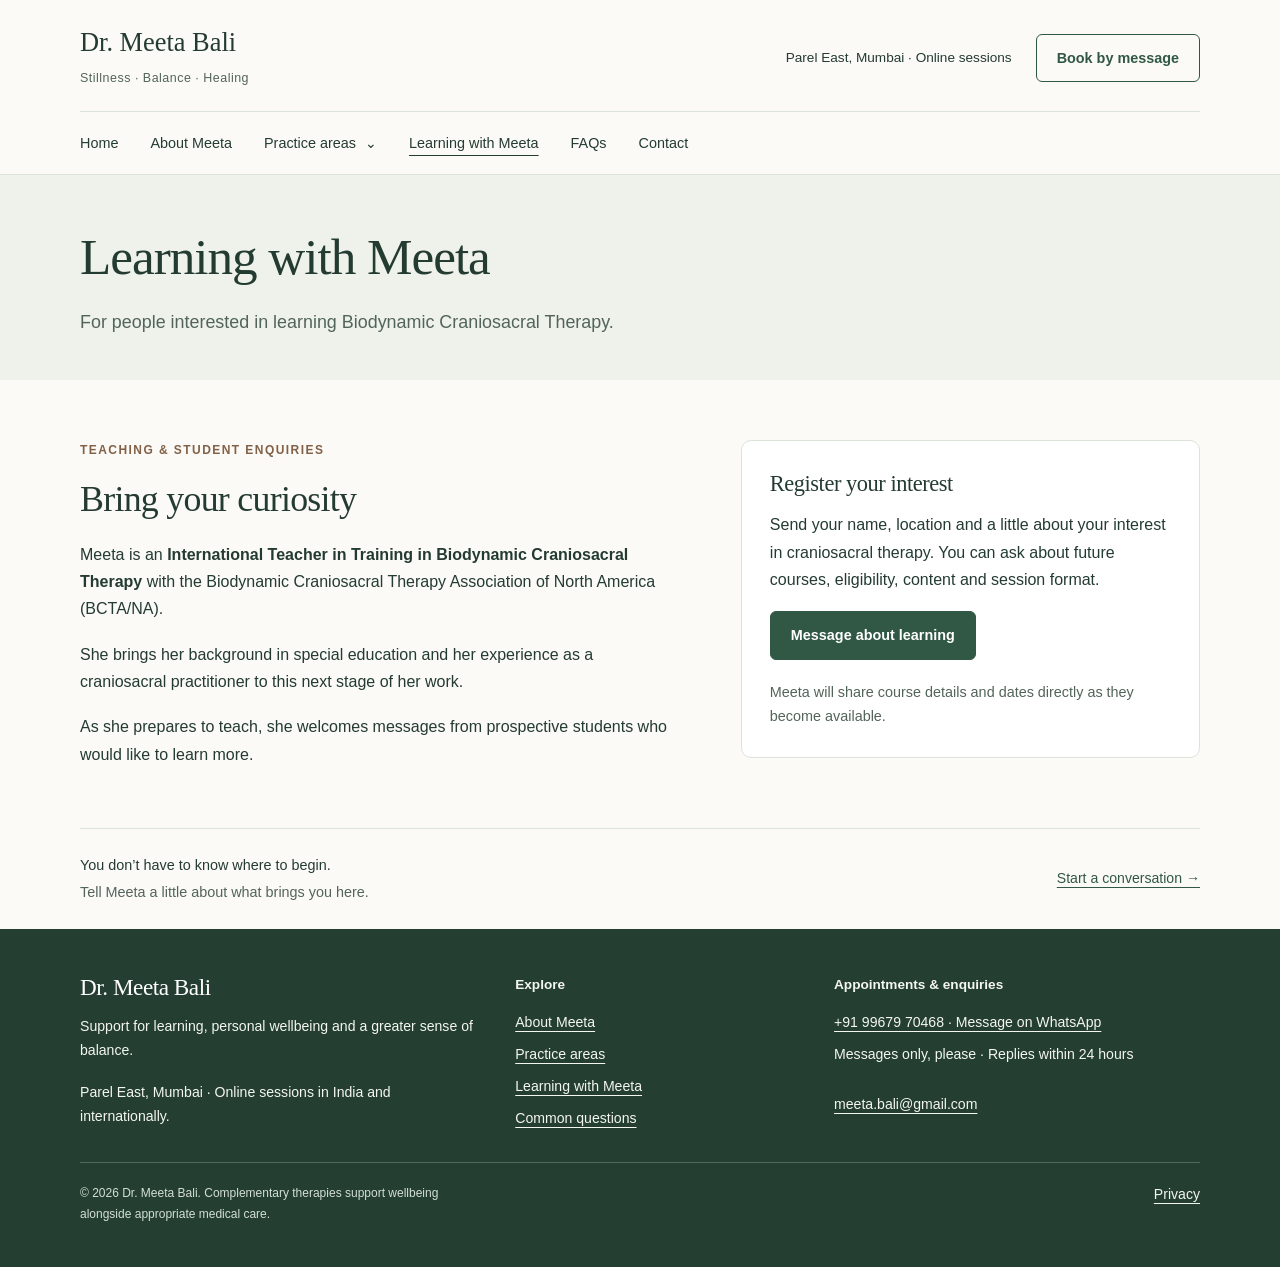
<file: teaching.html>
<!doctype html>
<html lang="en"><head><meta charset="utf-8"><meta name="viewport" content="width=device-width,initial-scale=1"><meta name="site-revision" content="2026-11-17-final-review"><title>Learning with Meeta | Dr. Meeta Bali</title><meta name="description" content="Interested in studying Biodynamic Craniosacral Therapy? Contact Meeta, an International Teacher in Training, about future learning opportunities."><meta name="theme-color" content="#315844"><style>
:root{--ink:#243b32;--muted:#53645b;--green:#315844;--paper:#fbfaf6;--tint:#eef2eb;--line:#dce3d9;--white:#fff;--accent:#826147}
*{box-sizing:border-box}html{scroll-behavior:smooth}body{margin:0;color:var(--ink);background:var(--paper);font:16px/1.7 Arial,Helvetica,sans-serif}a{color:var(--green);text-underline-offset:4px}a:hover{text-decoration-thickness:2px}img{max-width:100%;display:block}button{font:inherit;cursor:pointer}a,button,summary{-webkit-tap-highlight-color:transparent}a:focus-visible,button:focus-visible,summary:focus-visible{outline:3px solid #9a5834;outline-offset:5px}[hidden]{display:none!important}.wrap{width:min(1120px,calc(100% - 64px));margin-inline:auto}.reading{max-width:760px}.center{margin-inline:auto}p{margin:0 0 1.15rem}p:last-child{margin-bottom:0}h1,h2,h3{color:var(--ink);font-family:Georgia,'Times New Roman',serif;font-weight:400;letter-spacing:-.02em;overflow-wrap:break-word}h1{font-size:clamp(2.25rem,4vw,3.5rem);line-height:1.16;margin:0 0 1.25rem}h2{font-size:clamp(1.8rem,2.8vw,2.45rem);line-height:1.23;margin:0 0 1.25rem}h3{font-size:1.4rem;line-height:1.32;margin:0 0 .8rem}.lead{font-size:1.12rem;line-height:1.75;max-width:730px}.eyebrow{font-size:.75rem;font-weight:700;letter-spacing:.12em;text-transform:uppercase;color:var(--accent);margin:0 0 1rem}.small{font-size:.88rem;color:var(--muted)}.skip-link{position:absolute;width:1px;height:1px;padding:0;margin:-1px;overflow:hidden;clip-path:inset(50%);white-space:nowrap}.skip-link:focus-visible{position:fixed;top:12px;left:12px;width:auto;height:auto;margin:0;padding:12px 18px;clip-path:none;background:#fff;z-index:1000;box-shadow:0 3px 16px #0002}header{background:var(--paper);border-bottom:1px solid var(--line)}.topbar{display:flex;justify-content:space-between;align-items:center;gap:24px;padding:26px 0 22px}.brand{text-decoration:none;color:var(--ink)}.brand-name{display:block;font:1.65rem/1.25 Georgia,serif}.brand-subtitle{display:block;margin-top:9px;font-size:.78rem;letter-spacing:.04em;color:var(--muted)}.header-meta{display:flex;gap:24px;align-items:center;font-size:.85rem}.header-meta a{text-decoration:none}.button{display:inline-flex;align-items:center;justify-content:center;gap:8px;background:var(--green);color:#fff;text-decoration:none;font:600 .9rem/1.4 Arial,sans-serif;padding:13px 20px;border:1px solid var(--green);border-radius:6px;min-height:46px}.button:hover{background:#244532;color:#fff}.button.secondary{background:transparent;color:var(--green)}.button.secondary:hover{background:var(--tint)}.navlinks{display:flex;justify-content:space-between;align-items:center;gap:12px;border-top:1px solid var(--line);padding:14px 0}.navlinks a{font-size:.83rem;line-height:1.4;text-decoration:none;padding:7px 0;color:var(--ink)}.navlinks a[aria-current=page]{text-decoration:underline;text-decoration-color:var(--green);text-decoration-thickness:2px;text-underline-offset:7px}.menu{display:none;background:transparent;border:1px solid var(--line);border-radius:5px;padding:8px 12px;color:var(--ink)}.hero{padding:64px 0;background:linear-gradient(110deg,#fbfaf6,#eef2eb)}.hero-grid{display:grid;grid-template-columns:minmax(0,1.5fr) minmax(0,1fr);gap:70px;align-items:center}.hero h1{font-size:clamp(2.6rem,4.8vw,3.9rem)}.portrait{margin:0;width:100%;max-width:350px;justify-self:end}.portrait img{width:100%;height:auto;aspect-ratio:1;object-fit:cover;border-radius:12px}.portrait figcaption{font-size:.82rem;color:var(--muted);margin-top:12px}.actions{display:flex;gap:12px;flex-wrap:wrap;margin-top:26px}.hero .small{margin-top:18px}.section{padding:60px 0}.tint{background:var(--tint)}.section-title{max-width:720px;margin-bottom:30px}.grid{display:grid;grid-template-columns:repeat(2,minmax(0,1fr));gap:24px}.grid.three{grid-template-columns:repeat(3,minmax(0,1fr))}.split{display:grid;grid-template-columns:minmax(0,1.3fr) minmax(0,1fr);gap:64px;align-items:start}.card{background:var(--white);border:1px solid var(--line);border-radius:10px;padding:28px}.service{display:flex;flex-direction:column}.service p{color:var(--muted)}.service>a:last-child{margin-top:auto;padding-top:8px;font-size:.9rem;font-weight:600}.page-title{padding:52px 0 42px;background:var(--tint)}.page-title .lead{color:var(--muted)}.article-block+.article-block{margin-top:36px}.article-block h3{margin-top:24px}.list{padding-left:22px;margin:0 0 1.1rem}.list li+li{margin-top:8px}.ref{font:700 .73rem Arial,sans-serif;vertical-align:super;white-space:nowrap;margin-left:4px;text-decoration:none}.sources{border-top:1px solid var(--line);padding-top:24px;margin-top:38px;color:var(--muted);font-size:.85rem}.sources h2{font:600 1rem/1.5 Arial,sans-serif;letter-spacing:0;margin:0 0 12px}.sources ol{padding-left:22px;margin:0}.sources li{margin-bottom:10px;scroll-margin-top:20px}.sources a{overflow-wrap:anywhere}.source-note{font-size:.85rem;color:var(--muted);border-left:3px solid #b3c3af;padding-left:18px;margin-top:24px}.quote{border-left:3px solid #b3c3af;margin:30px 0;padding:4px 0 4px 24px;font:italic 1.4rem/1.6 Georgia,serif}.cta{display:flex;justify-content:space-between;align-items:center;gap:35px;border-top:1px solid var(--line);padding:38px 0}.cta h2{font-size:1.8rem;margin-bottom:10px}.cta p{max-width:700px}.cta .button{flex-shrink:0}.faq{border-bottom:1px solid var(--line)}.faq summary{padding:20px 25px 20px 0;cursor:pointer;font-weight:600}.faq>div{padding:0 0 20px;color:var(--muted)}.video-box{aspect-ratio:16/9;background:#e5ebe0;border:1px solid var(--line);border-radius:8px;display:flex;align-items:center;justify-content:center;flex-direction:column;padding:20px;gap:14px;margin:20px 0}.video-box p{text-align:center;margin:0;font-size:.8rem;color:var(--muted)}.video-box.loaded{padding:0}.video-box iframe{width:100%;height:100%;border:0;border-radius:8px}.video-card>p{font-size:.95rem}.video-card h3{font-size:1.3rem}.qualifications{margin:0}.qualification{padding:22px 0;border-bottom:1px solid var(--line)}.qualification:first-child{padding-top:0}.qualification h3{font-size:1.25rem;margin-bottom:8px}.contact-number{display:block;font:1.7rem/1.35 Georgia,serif;margin:14px 0;white-space:nowrap}.contact-item{padding:22px 0;border-bottom:1px solid var(--line)}.contact-item:first-child{padding-top:0}.contact-item h3{font:700 .85rem/1.5 Arial,sans-serif;letter-spacing:0;margin-bottom:8px}.contact-item a{overflow-wrap:anywhere}.footer{background:#243e32;color:#f4f6f0;padding:44px 0 24px}.footer a{color:#f4f6f0}.footer-grid{display:grid;grid-template-columns:1.2fr 1fr 1.2fr;gap:36px}.footer h2{color:#fff;font-size:1.45rem;margin-bottom:14px}.footer p,.footer a{font-size:.88rem}.footer-links{display:flex;flex-direction:column;align-items:start;gap:8px}.footer-links strong{font-size:.85rem;margin-bottom:7px}.footer-bottom{border-top:1px solid #53695a;margin-top:32px;padding-top:20px;display:flex;justify-content:space-between;gap:30px;font-size:.75rem;color:#d4dfd6}.footer-bottom p{max-width:740px;font-size:.75rem}.badge-row{display:flex;flex-wrap:wrap;gap:12px;margin:22px 0}.badge{font-size:.78rem;padding:5px 10px;border:1px solid #b9cbb8;border-radius:4px}.plain-link{font-size:.9rem;font-weight:600}.rule{border:0;border-top:1px solid var(--line);margin:32px 0}section[id],article[id]{scroll-margin-top:24px}
@media(max-width:1020px){.header-meta .location{display:none}.navlinks{flex-wrap:wrap;justify-content:flex-start;gap:8px 24px}.hero-grid{gap:40px}.split{gap:35px}}
@media(max-width:760px){.wrap{width:calc(100% - 40px)}.topbar{padding:20px 0;gap:16px}.brand-name{font-size:1.4rem}.brand-subtitle{font-size:.72rem;margin-top:8px}.header-meta{display:none}.js .menu{display:block}.navlinks{gap:10px 20px;padding:16px 0}.js .navlinks{display:none}.js .navlinks.open{display:flex;flex-direction:column;align-items:stretch;gap:4px}.navlinks a{font-size:.93rem;padding:10px 0}.hero{padding:38px 0 44px}.hero-grid{grid-template-columns:1fr;gap:32px}.hero h1{font-size:2.55rem}.portrait{justify-self:start;max-width:280px}.section{padding:40px 0}.page-title{padding:38px 0 30px}.grid,.grid.three,.split,.footer-grid{grid-template-columns:1fr;gap:24px}.card{padding:24px}.lead{font-size:1.05rem}.cta{flex-direction:column;align-items:start;gap:20px;padding:30px 0}.footer-bottom{flex-direction:column;gap:14px}.footer{padding-top:35px}.sources{margin-top:28px}.quote{font-size:1.2rem}.section-title{margin-bottom:24px}}
@media(max-width:360px){.wrap{width:calc(100% - 32px)}.brand-name{font-size:1.25rem}.brand-subtitle{font-size:.65rem}.menu{padding:7px 9px}.actions{flex-direction:column;align-items:stretch}.contact-number{font-size:1.5rem}}
@media(prefers-reduced-motion:reduce){html{scroll-behavior:auto}}

/* September 24: personal introduction and quieter contact invitation */
.credential-strip{padding:25px 0;border-top:1px solid var(--line);border-bottom:1px solid var(--line)}.credentials{display:grid;grid-template-columns:1fr 1.5fr 1.5fr 1fr;gap:24px;align-items:start}.credential{font-size:.85rem;line-height:1.55}.credential strong{display:block;font-weight:600;margin-bottom:5px}.credential span{display:block;color:var(--muted);font-size:.78rem}.gentle-contact{border-top:1px solid var(--line);padding:24px 0;display:flex;justify-content:space-between;align-items:center;gap:24px}.gentle-contact p{font-size:.9rem;color:var(--muted);margin:0}.gentle-contact strong{display:block;color:var(--ink);font-weight:500;margin-bottom:3px}.gentle-contact>a{font-size:.88rem;white-space:nowrap}.hero h1{font-size:clamp(2.5rem,4.4vw,3.65rem)}.hero .lead{font-size:1rem;line-height:1.7}.about-voice p{font:400 1rem/1.7 Arial,Helvetica,sans-serif}.session-steps{counter-reset:step;list-style:none;padding:0}.session-steps li{counter-increment:step;padding:20px 0 20px 44px;position:relative;border-bottom:1px solid var(--line)}.session-steps li:before{content:counter(step,decimal-leading-zero);position:absolute;left:0;top:23px;color:var(--accent);font-size:.85rem}.session-steps h3{font-size:1.25rem}.session-steps p{margin:0}.article-block .source-note{font-size:.87rem}
@media(max-width:900px){.credentials{grid-template-columns:1fr 1fr;gap:24px}.gentle-contact{flex-direction:column;align-items:start;gap:10px}}
@media(max-width:420px){.credentials{grid-template-columns:1fr}.credential-strip{padding:22px 0}.credentials{gap:16px}.credential{padding-bottom:12px;border-bottom:1px solid var(--line)}.credential:last-child{border:0;padding:0}}

/* Shared navigation and calmer editorial hierarchy */
.navlinks{justify-content:flex-start;gap:32px}.navlinks>a,.practice-nav>summary{font-size:.9rem}.practice-nav{position:relative}.practice-nav>summary{list-style:none;cursor:pointer;padding:7px 0;line-height:1.4}.practice-nav>summary::-webkit-details-marker{display:none}.practice-nav>summary:after{content:'⌄';margin-left:9px}.practice-nav[open]>summary:after{content:'⌃'}.practice-menu{position:absolute;top:100%;left:-16px;z-index:50;width:292px;background:var(--paper);padding:14px 18px;border:1px solid var(--line);border-radius:8px;box-shadow:0 12px 24px #243b3212;display:grid;gap:4px}.practice-menu a{display:block;padding:10px 4px}.navlinks a[aria-current=page],.practice-nav.is-current>summary{text-decoration:underline;text-underline-offset:7px}.hero .hero-grid{grid-template-columns:minmax(0,1.55fr) minmax(0,1fr)}.hero .lead{font-size:1.08rem}.hero p{max-width:650px}.hero .eyebrow{letter-spacing:.07em}.hero h1{font-size:clamp(2.5rem,4.4vw,3.65rem);max-width:740px}.hero .portrait{max-width:340px}.section-intro{max-width:740px;margin-bottom:30px}.path-card{padding:34px}.path-card h3{font-size:1.8rem}.path-links{list-style:none;padding:0;margin:22px 0 0}.path-links li{border-top:1px solid var(--line);padding:13px 0}.path-links a{display:flex;justify-content:space-between;gap:16px;text-decoration:none;font-size:.95rem;font-weight:600}.path-links a:hover{text-decoration:underline}.path-links span{font-weight:400}.path-note{font-size:.88rem;color:var(--muted);margin-top:12px}.credential strong{font-size:.88rem}.credentials{grid-template-columns:repeat(4,minmax(0,1fr))}.credentials .credential span{font-size:.8rem}.short-bio{max-width:720px}.contact-strip{padding:32px;background:var(--tint);border-radius:10px}.contact-strip .contact-number{font-size:1.6rem}.page-title .eyebrow{margin-bottom:14px}.page-title h1{max-width:850px}.reading>h2:not(:first-child){margin-top:36px}.facts{display:grid;gap:0}.facts div{padding:15px 0;border-bottom:1px solid var(--line)}.facts dt{font-weight:600}.facts dd{margin:4px 0 0;color:var(--muted);font-size:.95rem}.detail-note{font-size:.9rem;color:var(--muted);margin-top:20px}.footer-grid{grid-template-columns:1.2fr .85fr 1.1fr}.footer p{max-width:400px}.footer .footer-bottom{align-items:start}.quiet-link{font-size:.9rem}.session-steps h3{font-size:1.3rem}.video-box{background:linear-gradient(135deg,#dfe8d8,#f0f3eb);min-height:170px}.video-box .button{min-width:120px}.about-voice p{font:400 1rem/1.75 Arial,Helvetica,sans-serif}.qualification .small{margin-top:8px}.qualifications{margin-top:20px}.practice-group+.practice-group{margin-top:38px}.practice-group h2{font-size:1.65rem}.service h3{font-size:1.45rem}.faq summary{line-height:1.6}.gentle-contact strong{font-weight:400}.heading-note{display:block;font:400 1rem/1.65 Arial,Helvetica,sans-serif;color:var(--muted);letter-spacing:0;margin-top:12px}.mobile-book{display:none}.section .plain-link{display:inline-block;margin-top:6px}.contact-number{white-space:normal}.bio-research{border-left:3px solid #b3c3af;padding:0 0 0 22px;margin:26px 0}.lead-line{color:var(--muted);font-size:.9rem}.button:focus-visible{outline-offset:4px}.navlinks>a{white-space:nowrap}
@media(max-width:1020px){.navlinks{gap:22px}.header-meta{gap:18px}.practice-menu{width:270px}}
@media(max-width:760px){.hero .hero-grid{grid-template-columns:1fr}.navlinks{gap:4px}.practice-nav>summary{font-size:.93rem;padding:10px 0}.practice-menu{position:static;width:100%;box-shadow:none;border:0;border-left:2px solid #bdcdb8;border-radius:0;padding:0 0 0 18px;margin:4px 0 14px}.practice-menu a{font-size:.9rem;padding:9px 0}.path-card{padding:24px}.path-card h3{font-size:1.65rem}.contact-strip{padding:24px}.credentials{grid-template-columns:1fr 1fr}.hero .portrait{max-width:280px}.mobile-book{display:block}.hero .lead{font-size:1.03rem}.section-intro{margin-bottom:24px}}
@media(max-width:420px){.credentials{grid-template-columns:1fr 1fr;gap:20px 16px}.credential{border:0;padding:0}.credential strong{font-size:.82rem}.credentials .credential span{font-size:.76rem}.hero h1{font-size:2.35rem}.path-links a{font-size:.9rem}.brand-subtitle{font-size:.68rem}.contact-strip .contact-number{font-size:1.45rem}}

.video-card .video-title{font-size:1.3rem;line-height:1.35;margin-bottom:.8rem}
</style><script type="application/ld+json">{"@context": "https://schema.org", "@type": "Person", "name": "Dr. Meeta Bali", "jobTitle": "Special Educator, Craniosacral Practitioner and NLP Coach", "telephone": "+919967970468", "email": "meeta.bali@gmail.com", "workLocation": {"@type": "Place", "name": "Meeta’s clinic", "address": {"@type": "PostalAddress", "addressLocality": "Parel East, Mumbai", "addressCountry": "IN"}}}</script></head><body><a class="skip-link" href="#main">Skip to content</a><header><div class="wrap"><div class="topbar"><a class="brand" href="index.html"><span class="brand-name">Dr. Meeta Bali</span><span class="brand-subtitle">Stillness · Balance · Healing</span></a><div class="header-meta"><span class="location">Parel East, Mumbai · Online sessions</span><a class="button secondary" href="contact.html">Book by message</a></div><button class="menu" hidden aria-controls="site-nav" aria-expanded="false">Menu</button></div><nav class="navlinks" id="site-nav" aria-label="Main navigation"><a href="index.html">Home</a><a href="about.html">About Meeta</a><details class="practice-nav"><summary>Practice areas</summary><div class="practice-menu"><a href="therapies.html">All practice areas</a><a href="special-education.html">Special Education</a><a href="craniosacral.html">Craniosacral Therapy</a><a href="constellations.html">Constellation Work</a><a href="breathwork.html">Breathwork &amp; Rebirthing</a><a href="nlp-coaching.html">NLP Coaching</a></div></details><a href="teaching.html" aria-current="page">Learning with Meeta</a><a href="resources.html">FAQs</a><a href="contact.html">Contact</a></nav></div></header><main id="main" tabindex="-1"><section class="page-title"><div class="wrap"><h1>Learning with Meeta</h1><p class="lead">For people interested in learning Biodynamic Craniosacral Therapy.</p></div></section><section class="section"><div class="wrap"><div class="split"><div><p class="eyebrow">Teaching &amp; student enquiries</p><h2>Bring your curiosity</h2><p>Meeta is an <strong>International Teacher in Training in Biodynamic Craniosacral Therapy</strong> with the Biodynamic Craniosacral Therapy Association of North America (BCTA/NA).</p><p>She brings her background in special education and her experience as a craniosacral practitioner to this next stage of her work.</p><p>As she prepares to teach, she welcomes messages from prospective students who would like to learn more.</p></div><aside class="card"><h3>Register your interest</h3><p>Send your name, location and a little about your interest in craniosacral therapy. You can ask about future courses, eligibility, content and session format.</p><a class="button" href="https://wa.me/919967970468" target="_blank" rel="noopener noreferrer">Message about learning</a><p class="detail-note">Meeta will share course details and dates directly as they become available.</p></aside></div></div></section><div class="wrap"><section class="gentle-contact" aria-label="Get in touch"><p><strong>You don’t have to know where to begin.</strong>Tell Meeta a little about what brings you here.</p><a href="contact.html">Start a conversation →</a></section></div></main><footer class="footer"><div class="wrap"><div class="footer-grid"><div><h2>Dr. Meeta Bali</h2><p>Support for learning, personal wellbeing and a greater sense of balance.</p><p>Parel East, Mumbai · Online sessions in India and internationally.</p></div><div class="footer-links"><strong>Explore</strong><a href="about.html">About Meeta</a><a href="therapies.html">Practice areas</a><a href="teaching.html">Learning with Meeta</a><a href="resources.html">Common questions</a></div><div class="footer-links"><strong>Appointments &amp; enquiries</strong><a href="https://wa.me/919967970468" target="_blank" rel="noopener noreferrer">+91 99679 70468 · Message on WhatsApp</a><p>Messages only, please · Replies within 24 hours</p><a href="mailto:meeta.bali@gmail.com">meeta.bali@gmail.com</a></div></div><div class="footer-bottom"><p>© 2026 Dr. Meeta Bali. Complementary therapies support wellbeing alongside appropriate medical care.</p><a href="privacy.html">Privacy</a></div></div></footer><script>'use strict';
document.documentElement.classList.add('js');
const menu=document.querySelector('.menu'),nav=document.querySelector('.navlinks'),practice=document.querySelector('.practice-nav');
function closeNav(){if(nav)nav.classList.remove('open');if(menu){menu.setAttribute('aria-expanded','false');menu.textContent='Menu';}if(practice)practice.open=false;}
if(menu&&nav){menu.hidden=false;menu.addEventListener('click',()=>{const open=nav.classList.toggle('open');menu.setAttribute('aria-expanded',String(open));menu.textContent=open?'Close':'Menu';if(!open&&practice)practice.open=false;});nav.querySelectorAll('a').forEach(a=>a.addEventListener('click',closeNav));}
document.addEventListener('keydown',e=>{if(e.key==='Escape'){if(practice&&practice.open){practice.open=false;practice.querySelector('summary').focus();}else if(nav&&nav.classList.contains('open')){closeNav();menu.focus();}}});
document.addEventListener('click',e=>{if(practice&&!practice.contains(e.target))practice.open=false;});
document.querySelectorAll('.video-load').forEach(button=>{button.hidden=false;button.addEventListener('click',()=>{const frame=document.createElement('iframe');frame.src='https://www.youtube-nocookie.com/embed/'+button.dataset.video+'?autoplay=1';frame.title=button.dataset.title;frame.allow='autoplay; encrypted-media; picture-in-picture';frame.allowFullscreen=true;frame.referrerPolicy='strict-origin-when-cross-origin';const box=button.closest('.video-box');box.classList.add('loaded');box.replaceChildren(frame);frame.focus();});});
</script></body></html>
</file>
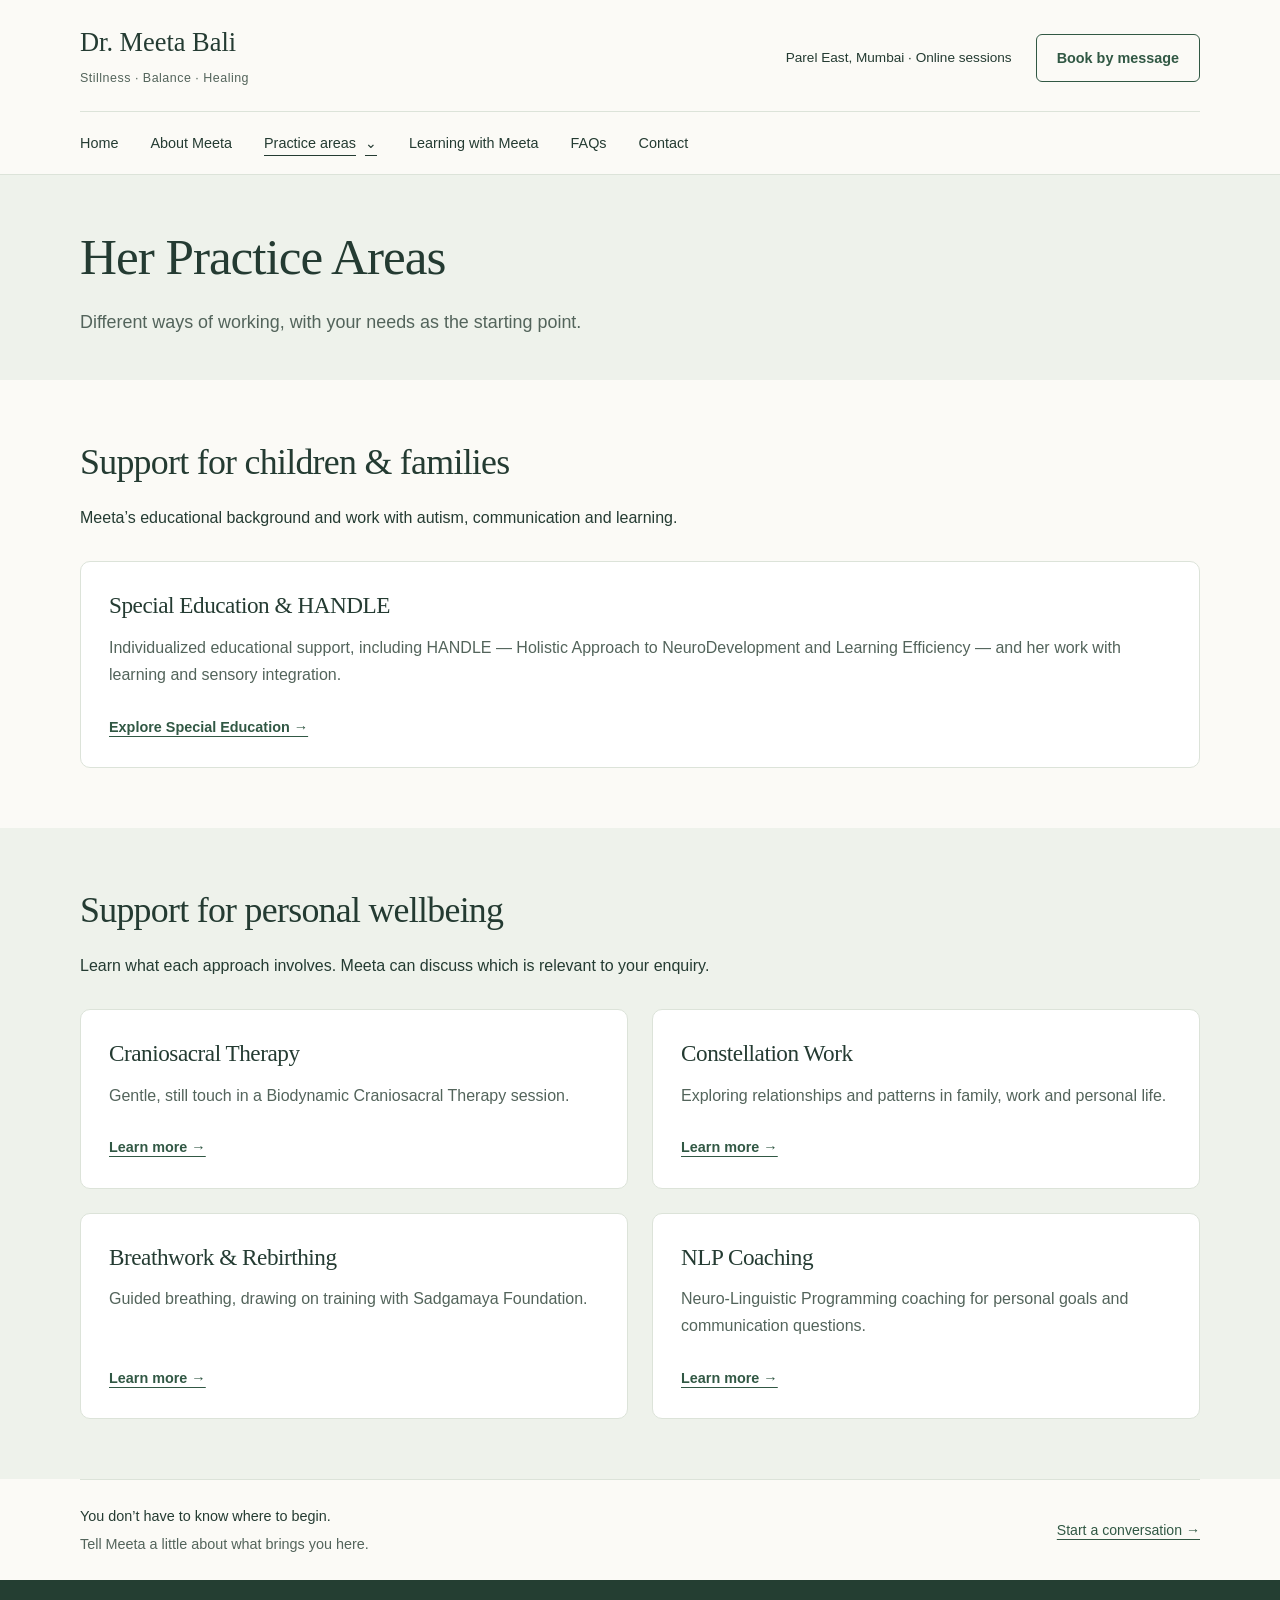
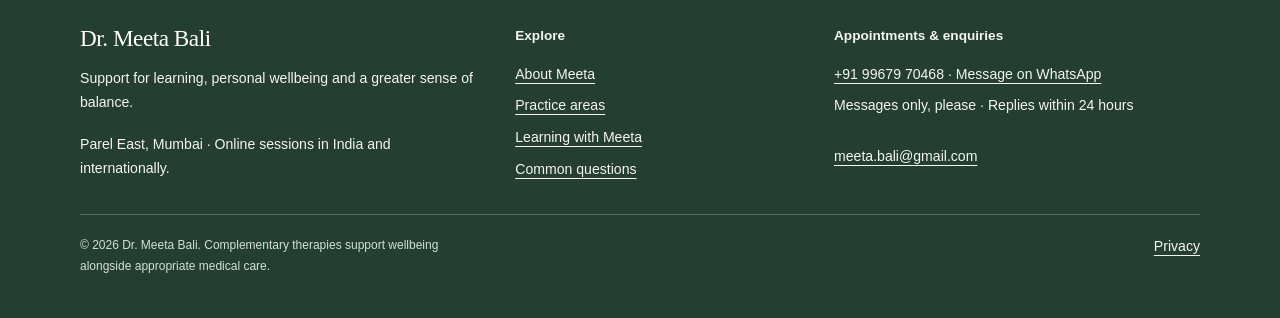
<file: therapies.html>
<!doctype html>
<html lang="en"><head><meta charset="utf-8"><meta name="viewport" content="width=device-width,initial-scale=1"><meta name="site-revision" content="2026-11-17-final-review"><title>Practice Areas | Dr. Meeta Bali</title><meta name="description" content="Explore Special Education, Craniosacral Therapy, Constellation Work, Breathwork &amp; Rebirthing and NLP Coaching with Dr. Meeta Bali."><meta name="theme-color" content="#315844"><style>
:root{--ink:#243b32;--muted:#53645b;--green:#315844;--paper:#fbfaf6;--tint:#eef2eb;--line:#dce3d9;--white:#fff;--accent:#826147}
*{box-sizing:border-box}html{scroll-behavior:smooth}body{margin:0;color:var(--ink);background:var(--paper);font:16px/1.7 Arial,Helvetica,sans-serif}a{color:var(--green);text-underline-offset:4px}a:hover{text-decoration-thickness:2px}img{max-width:100%;display:block}button{font:inherit;cursor:pointer}a,button,summary{-webkit-tap-highlight-color:transparent}a:focus-visible,button:focus-visible,summary:focus-visible{outline:3px solid #9a5834;outline-offset:5px}[hidden]{display:none!important}.wrap{width:min(1120px,calc(100% - 64px));margin-inline:auto}.reading{max-width:760px}.center{margin-inline:auto}p{margin:0 0 1.15rem}p:last-child{margin-bottom:0}h1,h2,h3{color:var(--ink);font-family:Georgia,'Times New Roman',serif;font-weight:400;letter-spacing:-.02em;overflow-wrap:break-word}h1{font-size:clamp(2.25rem,4vw,3.5rem);line-height:1.16;margin:0 0 1.25rem}h2{font-size:clamp(1.8rem,2.8vw,2.45rem);line-height:1.23;margin:0 0 1.25rem}h3{font-size:1.4rem;line-height:1.32;margin:0 0 .8rem}.lead{font-size:1.12rem;line-height:1.75;max-width:730px}.eyebrow{font-size:.75rem;font-weight:700;letter-spacing:.12em;text-transform:uppercase;color:var(--accent);margin:0 0 1rem}.small{font-size:.88rem;color:var(--muted)}.skip-link{position:absolute;width:1px;height:1px;padding:0;margin:-1px;overflow:hidden;clip-path:inset(50%);white-space:nowrap}.skip-link:focus-visible{position:fixed;top:12px;left:12px;width:auto;height:auto;margin:0;padding:12px 18px;clip-path:none;background:#fff;z-index:1000;box-shadow:0 3px 16px #0002}header{background:var(--paper);border-bottom:1px solid var(--line)}.topbar{display:flex;justify-content:space-between;align-items:center;gap:24px;padding:26px 0 22px}.brand{text-decoration:none;color:var(--ink)}.brand-name{display:block;font:1.65rem/1.25 Georgia,serif}.brand-subtitle{display:block;margin-top:9px;font-size:.78rem;letter-spacing:.04em;color:var(--muted)}.header-meta{display:flex;gap:24px;align-items:center;font-size:.85rem}.header-meta a{text-decoration:none}.button{display:inline-flex;align-items:center;justify-content:center;gap:8px;background:var(--green);color:#fff;text-decoration:none;font:600 .9rem/1.4 Arial,sans-serif;padding:13px 20px;border:1px solid var(--green);border-radius:6px;min-height:46px}.button:hover{background:#244532;color:#fff}.button.secondary{background:transparent;color:var(--green)}.button.secondary:hover{background:var(--tint)}.navlinks{display:flex;justify-content:space-between;align-items:center;gap:12px;border-top:1px solid var(--line);padding:14px 0}.navlinks a{font-size:.83rem;line-height:1.4;text-decoration:none;padding:7px 0;color:var(--ink)}.navlinks a[aria-current=page]{text-decoration:underline;text-decoration-color:var(--green);text-decoration-thickness:2px;text-underline-offset:7px}.menu{display:none;background:transparent;border:1px solid var(--line);border-radius:5px;padding:8px 12px;color:var(--ink)}.hero{padding:64px 0;background:linear-gradient(110deg,#fbfaf6,#eef2eb)}.hero-grid{display:grid;grid-template-columns:minmax(0,1.5fr) minmax(0,1fr);gap:70px;align-items:center}.hero h1{font-size:clamp(2.6rem,4.8vw,3.9rem)}.portrait{margin:0;width:100%;max-width:350px;justify-self:end}.portrait img{width:100%;height:auto;aspect-ratio:1;object-fit:cover;border-radius:12px}.portrait figcaption{font-size:.82rem;color:var(--muted);margin-top:12px}.actions{display:flex;gap:12px;flex-wrap:wrap;margin-top:26px}.hero .small{margin-top:18px}.section{padding:60px 0}.tint{background:var(--tint)}.section-title{max-width:720px;margin-bottom:30px}.grid{display:grid;grid-template-columns:repeat(2,minmax(0,1fr));gap:24px}.grid.three{grid-template-columns:repeat(3,minmax(0,1fr))}.split{display:grid;grid-template-columns:minmax(0,1.3fr) minmax(0,1fr);gap:64px;align-items:start}.card{background:var(--white);border:1px solid var(--line);border-radius:10px;padding:28px}.service{display:flex;flex-direction:column}.service p{color:var(--muted)}.service>a:last-child{margin-top:auto;padding-top:8px;font-size:.9rem;font-weight:600}.page-title{padding:52px 0 42px;background:var(--tint)}.page-title .lead{color:var(--muted)}.article-block+.article-block{margin-top:36px}.article-block h3{margin-top:24px}.list{padding-left:22px;margin:0 0 1.1rem}.list li+li{margin-top:8px}.ref{font:700 .73rem Arial,sans-serif;vertical-align:super;white-space:nowrap;margin-left:4px;text-decoration:none}.sources{border-top:1px solid var(--line);padding-top:24px;margin-top:38px;color:var(--muted);font-size:.85rem}.sources h2{font:600 1rem/1.5 Arial,sans-serif;letter-spacing:0;margin:0 0 12px}.sources ol{padding-left:22px;margin:0}.sources li{margin-bottom:10px;scroll-margin-top:20px}.sources a{overflow-wrap:anywhere}.source-note{font-size:.85rem;color:var(--muted);border-left:3px solid #b3c3af;padding-left:18px;margin-top:24px}.quote{border-left:3px solid #b3c3af;margin:30px 0;padding:4px 0 4px 24px;font:italic 1.4rem/1.6 Georgia,serif}.cta{display:flex;justify-content:space-between;align-items:center;gap:35px;border-top:1px solid var(--line);padding:38px 0}.cta h2{font-size:1.8rem;margin-bottom:10px}.cta p{max-width:700px}.cta .button{flex-shrink:0}.faq{border-bottom:1px solid var(--line)}.faq summary{padding:20px 25px 20px 0;cursor:pointer;font-weight:600}.faq>div{padding:0 0 20px;color:var(--muted)}.video-box{aspect-ratio:16/9;background:#e5ebe0;border:1px solid var(--line);border-radius:8px;display:flex;align-items:center;justify-content:center;flex-direction:column;padding:20px;gap:14px;margin:20px 0}.video-box p{text-align:center;margin:0;font-size:.8rem;color:var(--muted)}.video-box.loaded{padding:0}.video-box iframe{width:100%;height:100%;border:0;border-radius:8px}.video-card>p{font-size:.95rem}.video-card h3{font-size:1.3rem}.qualifications{margin:0}.qualification{padding:22px 0;border-bottom:1px solid var(--line)}.qualification:first-child{padding-top:0}.qualification h3{font-size:1.25rem;margin-bottom:8px}.contact-number{display:block;font:1.7rem/1.35 Georgia,serif;margin:14px 0;white-space:nowrap}.contact-item{padding:22px 0;border-bottom:1px solid var(--line)}.contact-item:first-child{padding-top:0}.contact-item h3{font:700 .85rem/1.5 Arial,sans-serif;letter-spacing:0;margin-bottom:8px}.contact-item a{overflow-wrap:anywhere}.footer{background:#243e32;color:#f4f6f0;padding:44px 0 24px}.footer a{color:#f4f6f0}.footer-grid{display:grid;grid-template-columns:1.2fr 1fr 1.2fr;gap:36px}.footer h2{color:#fff;font-size:1.45rem;margin-bottom:14px}.footer p,.footer a{font-size:.88rem}.footer-links{display:flex;flex-direction:column;align-items:start;gap:8px}.footer-links strong{font-size:.85rem;margin-bottom:7px}.footer-bottom{border-top:1px solid #53695a;margin-top:32px;padding-top:20px;display:flex;justify-content:space-between;gap:30px;font-size:.75rem;color:#d4dfd6}.footer-bottom p{max-width:740px;font-size:.75rem}.badge-row{display:flex;flex-wrap:wrap;gap:12px;margin:22px 0}.badge{font-size:.78rem;padding:5px 10px;border:1px solid #b9cbb8;border-radius:4px}.plain-link{font-size:.9rem;font-weight:600}.rule{border:0;border-top:1px solid var(--line);margin:32px 0}section[id],article[id]{scroll-margin-top:24px}
@media(max-width:1020px){.header-meta .location{display:none}.navlinks{flex-wrap:wrap;justify-content:flex-start;gap:8px 24px}.hero-grid{gap:40px}.split{gap:35px}}
@media(max-width:760px){.wrap{width:calc(100% - 40px)}.topbar{padding:20px 0;gap:16px}.brand-name{font-size:1.4rem}.brand-subtitle{font-size:.72rem;margin-top:8px}.header-meta{display:none}.js .menu{display:block}.navlinks{gap:10px 20px;padding:16px 0}.js .navlinks{display:none}.js .navlinks.open{display:flex;flex-direction:column;align-items:stretch;gap:4px}.navlinks a{font-size:.93rem;padding:10px 0}.hero{padding:38px 0 44px}.hero-grid{grid-template-columns:1fr;gap:32px}.hero h1{font-size:2.55rem}.portrait{justify-self:start;max-width:280px}.section{padding:40px 0}.page-title{padding:38px 0 30px}.grid,.grid.three,.split,.footer-grid{grid-template-columns:1fr;gap:24px}.card{padding:24px}.lead{font-size:1.05rem}.cta{flex-direction:column;align-items:start;gap:20px;padding:30px 0}.footer-bottom{flex-direction:column;gap:14px}.footer{padding-top:35px}.sources{margin-top:28px}.quote{font-size:1.2rem}.section-title{margin-bottom:24px}}
@media(max-width:360px){.wrap{width:calc(100% - 32px)}.brand-name{font-size:1.25rem}.brand-subtitle{font-size:.65rem}.menu{padding:7px 9px}.actions{flex-direction:column;align-items:stretch}.contact-number{font-size:1.5rem}}
@media(prefers-reduced-motion:reduce){html{scroll-behavior:auto}}

/* September 24: personal introduction and quieter contact invitation */
.credential-strip{padding:25px 0;border-top:1px solid var(--line);border-bottom:1px solid var(--line)}.credentials{display:grid;grid-template-columns:1fr 1.5fr 1.5fr 1fr;gap:24px;align-items:start}.credential{font-size:.85rem;line-height:1.55}.credential strong{display:block;font-weight:600;margin-bottom:5px}.credential span{display:block;color:var(--muted);font-size:.78rem}.gentle-contact{border-top:1px solid var(--line);padding:24px 0;display:flex;justify-content:space-between;align-items:center;gap:24px}.gentle-contact p{font-size:.9rem;color:var(--muted);margin:0}.gentle-contact strong{display:block;color:var(--ink);font-weight:500;margin-bottom:3px}.gentle-contact>a{font-size:.88rem;white-space:nowrap}.hero h1{font-size:clamp(2.5rem,4.4vw,3.65rem)}.hero .lead{font-size:1rem;line-height:1.7}.about-voice p{font:400 1rem/1.7 Arial,Helvetica,sans-serif}.session-steps{counter-reset:step;list-style:none;padding:0}.session-steps li{counter-increment:step;padding:20px 0 20px 44px;position:relative;border-bottom:1px solid var(--line)}.session-steps li:before{content:counter(step,decimal-leading-zero);position:absolute;left:0;top:23px;color:var(--accent);font-size:.85rem}.session-steps h3{font-size:1.25rem}.session-steps p{margin:0}.article-block .source-note{font-size:.87rem}
@media(max-width:900px){.credentials{grid-template-columns:1fr 1fr;gap:24px}.gentle-contact{flex-direction:column;align-items:start;gap:10px}}
@media(max-width:420px){.credentials{grid-template-columns:1fr}.credential-strip{padding:22px 0}.credentials{gap:16px}.credential{padding-bottom:12px;border-bottom:1px solid var(--line)}.credential:last-child{border:0;padding:0}}

/* Shared navigation and calmer editorial hierarchy */
.navlinks{justify-content:flex-start;gap:32px}.navlinks>a,.practice-nav>summary{font-size:.9rem}.practice-nav{position:relative}.practice-nav>summary{list-style:none;cursor:pointer;padding:7px 0;line-height:1.4}.practice-nav>summary::-webkit-details-marker{display:none}.practice-nav>summary:after{content:'⌄';margin-left:9px}.practice-nav[open]>summary:after{content:'⌃'}.practice-menu{position:absolute;top:100%;left:-16px;z-index:50;width:292px;background:var(--paper);padding:14px 18px;border:1px solid var(--line);border-radius:8px;box-shadow:0 12px 24px #243b3212;display:grid;gap:4px}.practice-menu a{display:block;padding:10px 4px}.navlinks a[aria-current=page],.practice-nav.is-current>summary{text-decoration:underline;text-underline-offset:7px}.hero .hero-grid{grid-template-columns:minmax(0,1.55fr) minmax(0,1fr)}.hero .lead{font-size:1.08rem}.hero p{max-width:650px}.hero .eyebrow{letter-spacing:.07em}.hero h1{font-size:clamp(2.5rem,4.4vw,3.65rem);max-width:740px}.hero .portrait{max-width:340px}.section-intro{max-width:740px;margin-bottom:30px}.path-card{padding:34px}.path-card h3{font-size:1.8rem}.path-links{list-style:none;padding:0;margin:22px 0 0}.path-links li{border-top:1px solid var(--line);padding:13px 0}.path-links a{display:flex;justify-content:space-between;gap:16px;text-decoration:none;font-size:.95rem;font-weight:600}.path-links a:hover{text-decoration:underline}.path-links span{font-weight:400}.path-note{font-size:.88rem;color:var(--muted);margin-top:12px}.credential strong{font-size:.88rem}.credentials{grid-template-columns:repeat(4,minmax(0,1fr))}.credentials .credential span{font-size:.8rem}.short-bio{max-width:720px}.contact-strip{padding:32px;background:var(--tint);border-radius:10px}.contact-strip .contact-number{font-size:1.6rem}.page-title .eyebrow{margin-bottom:14px}.page-title h1{max-width:850px}.reading>h2:not(:first-child){margin-top:36px}.facts{display:grid;gap:0}.facts div{padding:15px 0;border-bottom:1px solid var(--line)}.facts dt{font-weight:600}.facts dd{margin:4px 0 0;color:var(--muted);font-size:.95rem}.detail-note{font-size:.9rem;color:var(--muted);margin-top:20px}.footer-grid{grid-template-columns:1.2fr .85fr 1.1fr}.footer p{max-width:400px}.footer .footer-bottom{align-items:start}.quiet-link{font-size:.9rem}.session-steps h3{font-size:1.3rem}.video-box{background:linear-gradient(135deg,#dfe8d8,#f0f3eb);min-height:170px}.video-box .button{min-width:120px}.about-voice p{font:400 1rem/1.75 Arial,Helvetica,sans-serif}.qualification .small{margin-top:8px}.qualifications{margin-top:20px}.practice-group+.practice-group{margin-top:38px}.practice-group h2{font-size:1.65rem}.service h3{font-size:1.45rem}.faq summary{line-height:1.6}.gentle-contact strong{font-weight:400}.heading-note{display:block;font:400 1rem/1.65 Arial,Helvetica,sans-serif;color:var(--muted);letter-spacing:0;margin-top:12px}.mobile-book{display:none}.section .plain-link{display:inline-block;margin-top:6px}.contact-number{white-space:normal}.bio-research{border-left:3px solid #b3c3af;padding:0 0 0 22px;margin:26px 0}.lead-line{color:var(--muted);font-size:.9rem}.button:focus-visible{outline-offset:4px}.navlinks>a{white-space:nowrap}
@media(max-width:1020px){.navlinks{gap:22px}.header-meta{gap:18px}.practice-menu{width:270px}}
@media(max-width:760px){.hero .hero-grid{grid-template-columns:1fr}.navlinks{gap:4px}.practice-nav>summary{font-size:.93rem;padding:10px 0}.practice-menu{position:static;width:100%;box-shadow:none;border:0;border-left:2px solid #bdcdb8;border-radius:0;padding:0 0 0 18px;margin:4px 0 14px}.practice-menu a{font-size:.9rem;padding:9px 0}.path-card{padding:24px}.path-card h3{font-size:1.65rem}.contact-strip{padding:24px}.credentials{grid-template-columns:1fr 1fr}.hero .portrait{max-width:280px}.mobile-book{display:block}.hero .lead{font-size:1.03rem}.section-intro{margin-bottom:24px}}
@media(max-width:420px){.credentials{grid-template-columns:1fr 1fr;gap:20px 16px}.credential{border:0;padding:0}.credential strong{font-size:.82rem}.credentials .credential span{font-size:.76rem}.hero h1{font-size:2.35rem}.path-links a{font-size:.9rem}.brand-subtitle{font-size:.68rem}.contact-strip .contact-number{font-size:1.45rem}}

.video-card .video-title{font-size:1.3rem;line-height:1.35;margin-bottom:.8rem}
</style><script type="application/ld+json">{"@context": "https://schema.org", "@type": "Person", "name": "Dr. Meeta Bali", "jobTitle": "Special Educator, Craniosacral Practitioner and NLP Coach", "telephone": "+919967970468", "email": "meeta.bali@gmail.com", "workLocation": {"@type": "Place", "name": "Meeta’s clinic", "address": {"@type": "PostalAddress", "addressLocality": "Parel East, Mumbai", "addressCountry": "IN"}}}</script></head><body><a class="skip-link" href="#main">Skip to content</a><header><div class="wrap"><div class="topbar"><a class="brand" href="index.html"><span class="brand-name">Dr. Meeta Bali</span><span class="brand-subtitle">Stillness · Balance · Healing</span></a><div class="header-meta"><span class="location">Parel East, Mumbai · Online sessions</span><a class="button secondary" href="contact.html">Book by message</a></div><button class="menu" hidden aria-controls="site-nav" aria-expanded="false">Menu</button></div><nav class="navlinks" id="site-nav" aria-label="Main navigation"><a href="index.html">Home</a><a href="about.html">About Meeta</a><details class="practice-nav is-current"><summary>Practice areas</summary><div class="practice-menu"><a href="therapies.html" aria-current="page">All practice areas</a><a href="special-education.html">Special Education</a><a href="craniosacral.html">Craniosacral Therapy</a><a href="constellations.html">Constellation Work</a><a href="breathwork.html">Breathwork &amp; Rebirthing</a><a href="nlp-coaching.html">NLP Coaching</a></div></details><a href="teaching.html">Learning with Meeta</a><a href="resources.html">FAQs</a><a href="contact.html">Contact</a></nav></div></header><main id="main" tabindex="-1"><section class="page-title"><div class="wrap"><h1>Her Practice Areas</h1><p class="lead">Different ways of working, with your needs as the starting point.</p></div></section><section class="section"><div class="wrap"><div class="section-intro"><h2>Support for children &amp; families</h2><p>Meeta’s educational background and work with autism, communication and learning.</p></div><article class="card service"><h3>Special Education &amp; HANDLE</h3><p>Individualized educational support, including HANDLE — Holistic Approach to NeuroDevelopment and Learning Efficiency — and her work with learning and sensory integration.</p><a href="special-education.html">Explore Special Education →</a></article></div></section><section class="section tint"><div class="wrap"><div class="section-intro"><h2>Support for personal wellbeing</h2><p>Learn what each approach involves. Meeta can discuss which is relevant to your enquiry.</p></div><div class="grid"><article class="card service"><h3>Craniosacral Therapy</h3><p>Gentle, still touch in a Biodynamic Craniosacral Therapy session.</p><a href="craniosacral.html">Learn more →</a></article><article class="card service"><h3>Constellation Work</h3><p>Exploring relationships and patterns in family, work and personal life.</p><a href="constellations.html">Learn more →</a></article><article class="card service"><h3>Breathwork &amp; Rebirthing</h3><p>Guided breathing, drawing on training with Sadgamaya Foundation.</p><a href="breathwork.html">Learn more →</a></article><article class="card service"><h3>NLP Coaching</h3><p>Neuro-Linguistic Programming coaching for personal goals and communication questions.</p><a href="nlp-coaching.html">Learn more →</a></article></div></div></section><div class="wrap"><section class="gentle-contact" aria-label="Get in touch"><p><strong>You don’t have to know where to begin.</strong>Tell Meeta a little about what brings you here.</p><a href="contact.html">Start a conversation →</a></section></div></main><footer class="footer"><div class="wrap"><div class="footer-grid"><div><h2>Dr. Meeta Bali</h2><p>Support for learning, personal wellbeing and a greater sense of balance.</p><p>Parel East, Mumbai · Online sessions in India and internationally.</p></div><div class="footer-links"><strong>Explore</strong><a href="about.html">About Meeta</a><a href="therapies.html">Practice areas</a><a href="teaching.html">Learning with Meeta</a><a href="resources.html">Common questions</a></div><div class="footer-links"><strong>Appointments &amp; enquiries</strong><a href="https://wa.me/919967970468" target="_blank" rel="noopener noreferrer">+91 99679 70468 · Message on WhatsApp</a><p>Messages only, please · Replies within 24 hours</p><a href="mailto:meeta.bali@gmail.com">meeta.bali@gmail.com</a></div></div><div class="footer-bottom"><p>© 2026 Dr. Meeta Bali. Complementary therapies support wellbeing alongside appropriate medical care.</p><a href="privacy.html">Privacy</a></div></div></footer><script>'use strict';
document.documentElement.classList.add('js');
const menu=document.querySelector('.menu'),nav=document.querySelector('.navlinks'),practice=document.querySelector('.practice-nav');
function closeNav(){if(nav)nav.classList.remove('open');if(menu){menu.setAttribute('aria-expanded','false');menu.textContent='Menu';}if(practice)practice.open=false;}
if(menu&&nav){menu.hidden=false;menu.addEventListener('click',()=>{const open=nav.classList.toggle('open');menu.setAttribute('aria-expanded',String(open));menu.textContent=open?'Close':'Menu';if(!open&&practice)practice.open=false;});nav.querySelectorAll('a').forEach(a=>a.addEventListener('click',closeNav));}
document.addEventListener('keydown',e=>{if(e.key==='Escape'){if(practice&&practice.open){practice.open=false;practice.querySelector('summary').focus();}else if(nav&&nav.classList.contains('open')){closeNav();menu.focus();}}});
document.addEventListener('click',e=>{if(practice&&!practice.contains(e.target))practice.open=false;});
document.querySelectorAll('.video-load').forEach(button=>{button.hidden=false;button.addEventListener('click',()=>{const frame=document.createElement('iframe');frame.src='https://www.youtube-nocookie.com/embed/'+button.dataset.video+'?autoplay=1';frame.title=button.dataset.title;frame.allow='autoplay; encrypted-media; picture-in-picture';frame.allowFullscreen=true;frame.referrerPolicy='strict-origin-when-cross-origin';const box=button.closest('.video-box');box.classList.add('loaded');box.replaceChildren(frame);frame.focus();});});
</script></body></html>
</file>
